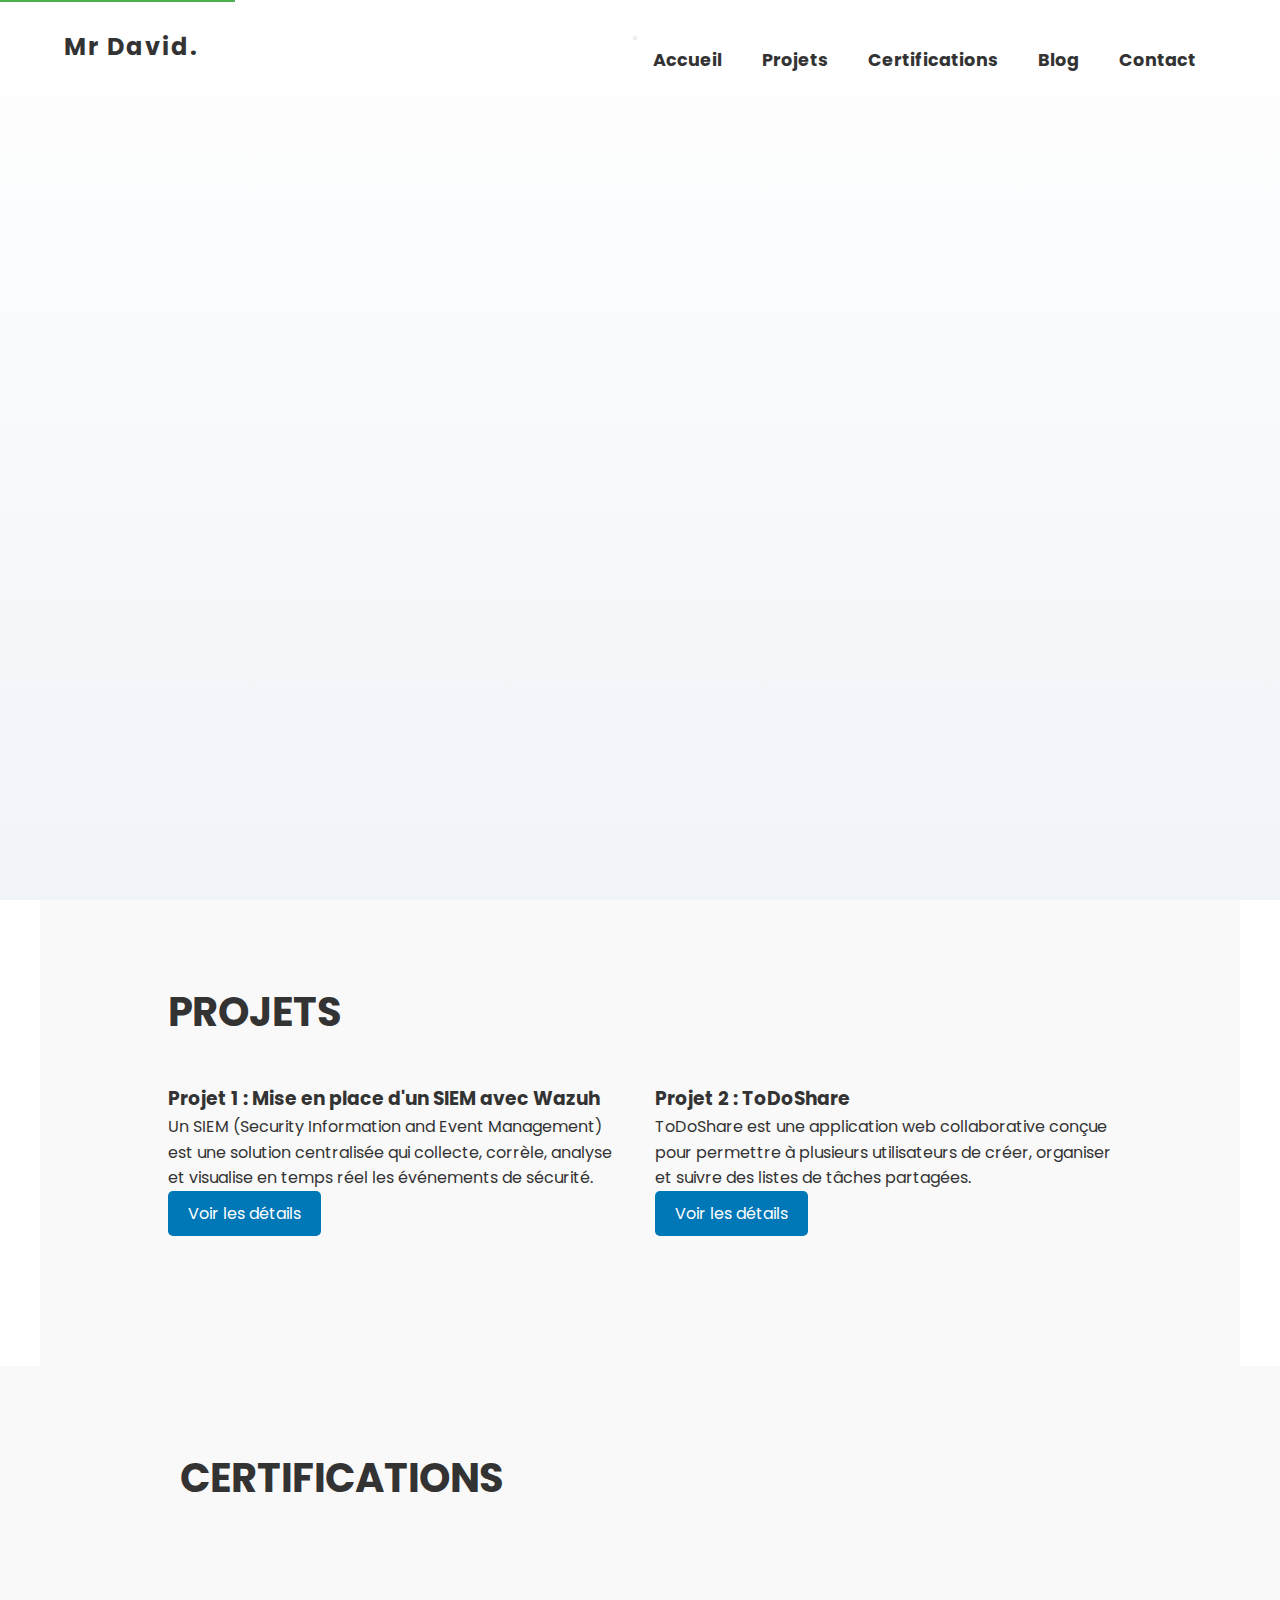
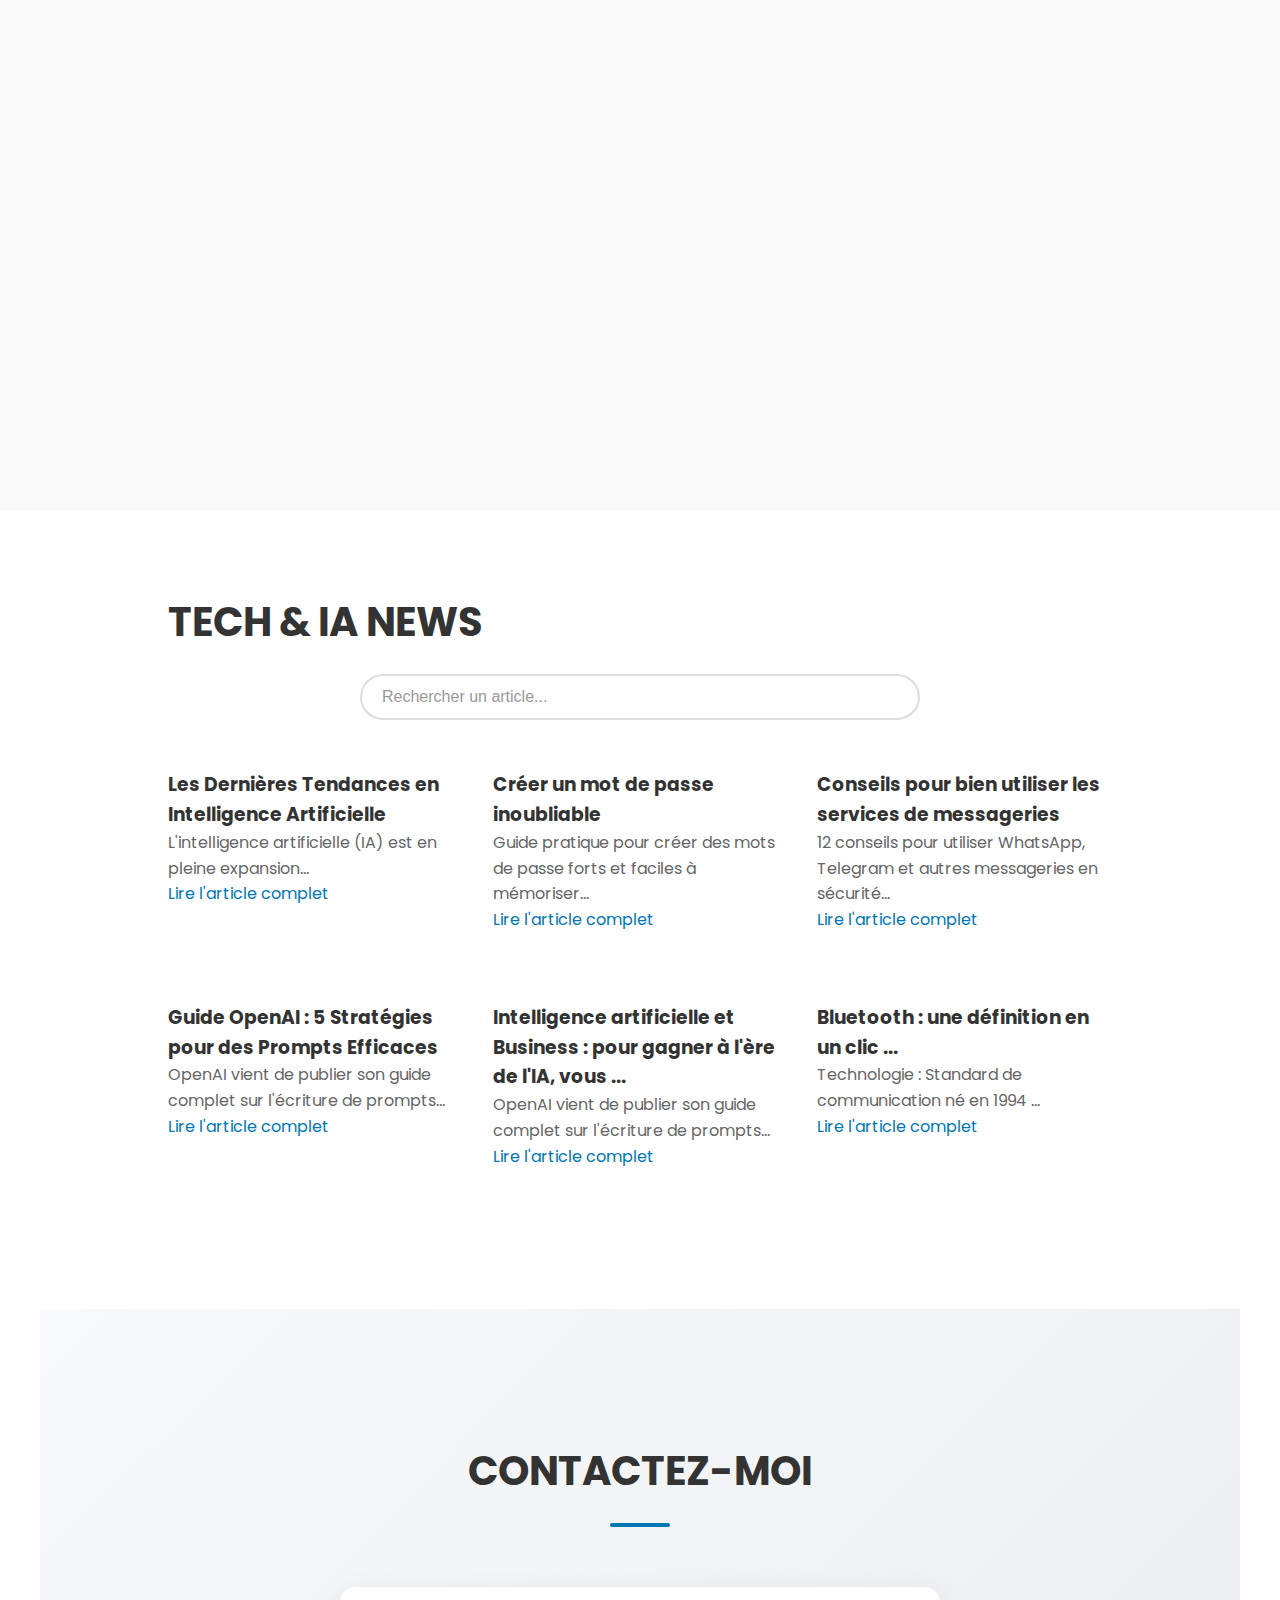
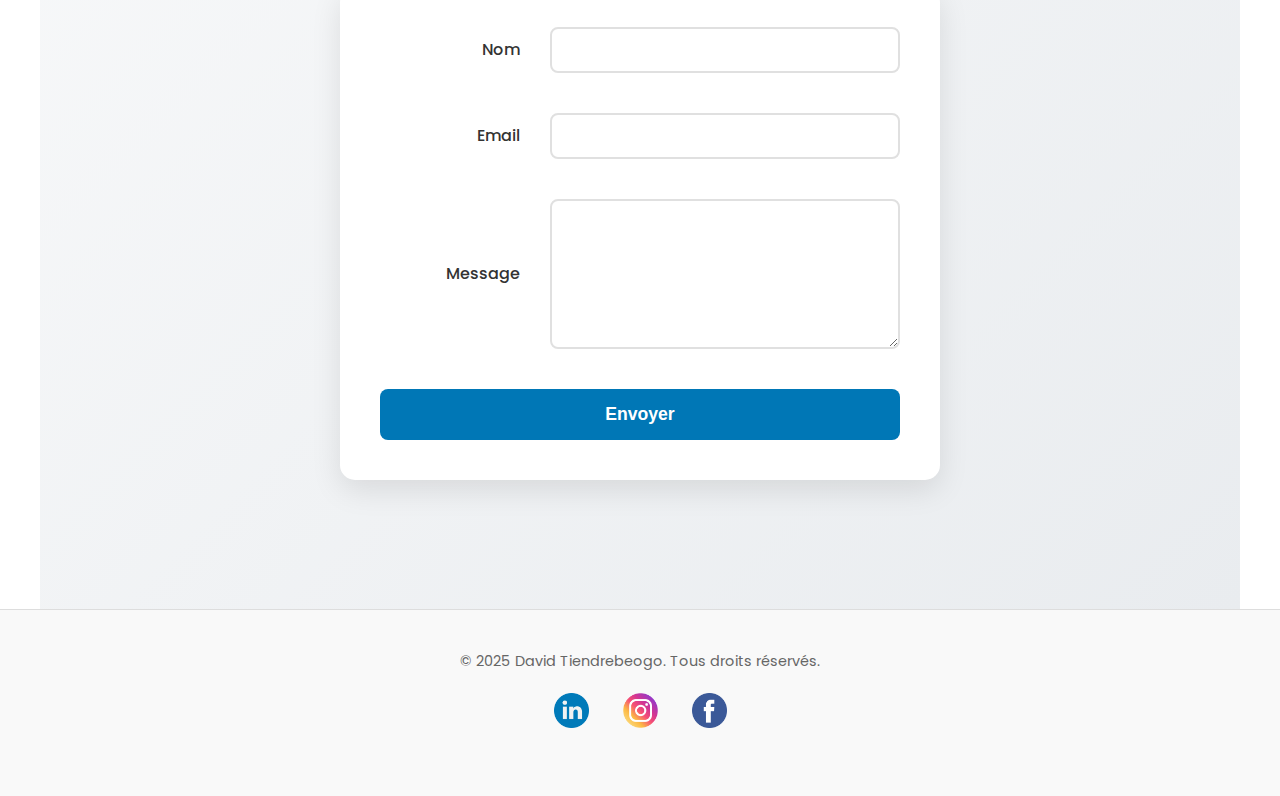
<file: index.html>
<!DOCTYPE html>
<html lang="fr">
<head>
  <meta charset="UTF-8">
  <meta name="viewport" content="width=device-width, initial-scale=1.0">
  <meta name="description" content="David Tiendrebeogo - Développeur Full-Stack & Technicien en Télécommunications. Expert en développement web, SIEM, et intelligence artificielle.">
  <meta name="keywords" content="David Tiendrebeogo, développeur full-stack, télécommunications, SIEM, Wazuh, IA, développement web">
  <meta name="author" content="David Tiendrebeogo">
  <meta name="theme-color" content="#0077b6">
  <meta property="og:title" content="David Tiendrebeogo - Développeur Full-Stack">
  <meta property="og:description" content="Portfolio de David Tiendrebeogo - Expert en développement web, SIEM, et intelligence artificielle">
  <meta property="og:image" content="images/profile.jpg">
  <meta property="og:url" content="https://davidtiendrebeogo.com">
  
  <title>David Tiendrebeogo - Développeur Full-Stack & Technicien en Télécommunications</title>
  
  <!-- Structured Data -->
  <script type="application/ld+json">
    {
      "@context": "https://schema.org",
      "@type": "Person",
      "name": "David Tiendrebeogo",
      "jobTitle": "Développeur Full-Stack & Technicien en Télécommunications",
      "url": "https://davidtiendrebeogo.com",
      "sameAs": [
        "https://www.linkedin.com/in/david-tiendrebeogo/",
        "https://www.instagram.com/david.consigliere.tbg",
        "https://www.facebook.com/share/1Kxgex4xhY/"
      ],
      "knowsAbout": [
        "Développement Web",
        "SIEM",
        "Intelligence Artificielle",
        "Télécommunications"
      ]
    }
  </script>
  
  <link rel="stylesheet" href="style.css">
  <link rel="preconnect" href="https://fonts.googleapis.com">
  <link rel="preconnect" href="https://fonts.gstatic.com" crossorigin>
  <link href="https://fonts.googleapis.com/css2?family=Poppins:wght@400;600&display=swap" rel="stylesheet">
  <link href="https://fonts.googleapis.com/css2?family=Pacifico&family=Dancing+Script:wght@600&display=swap" rel="stylesheet">
  <link rel="icon" type="image/png" href="images/favicon.png">
  <script src="navigation.js" defer></script>
</head>
<body>
  <!-- Skip to main content for accessibility -->
  <a href="#main-content" class="skip-link">Passer au contenu principal</a>

  <!-- Navigation -->
  <header role="banner">
    <div class="logo" aria-label="Logo Mr David">
      <span>Mr David.</span>
    </div>
    <nav role="navigation" aria-label="Navigation principale">
      <button class="menu-toggle" aria-expanded="false" aria-controls="main-menu" aria-label="Toggle menu">
        <span class="hamburger"></span>
      </button>
      <ul id="main-menu">
        <li><a href="#accueil">Accueil</a></li>
        <li><a href="#projets">Projets</a></li>
        <li><a href="#certifications">Certifications</a></li>
        <li><a href="#blog">Blog</a></li>
        <li><a href="#contact">Contact</a></li>
      </ul>
    </nav>
  </header>

  <main id="main-content">
    <!-- Section Accueil -->
    <section id="accueil" class="intro" aria-label="Section d'accueil">
      <h1>Hello, je suis</h1>
      <h2 class="signature">David TIENDREBEOGO</h2>
      <p>Technicien en Telecommunications, Développeur Full Stack & IA Enthousiaste</p>
      <div class="circles" aria-hidden="true">
        <div class="circle large"></div>
        <div class="circle small"></div>
      </div>
    </section>

    <!-- Section Projets -->
    <section id="projets" aria-labelledby="projets-title">
      <h2 id="projets-title">PROJETS</h2>
      <div class="projects-grid">
        <article class="project-card">
          <h3>Projet 1 : Mise en place d'un SIEM avec Wazuh</h3>
          <p>Un SIEM (Security Information and Event Management) est une solution centralisée qui collecte, corrèle, analyse et visualise en temps réel les événements de sécurité.</p>
          <a href="./projets/projet1.html" class="project-link" aria-label="En savoir plus sur le projet SIEM">Voir les détails</a>
        </article>

        <article class="project-card">
          <h3>Projet 2 : ToDoShare</h3>
          <p>ToDoShare est une application web collaborative conçue pour permettre à plusieurs utilisateurs de créer, organiser et suivre des listes de tâches partagées.</p>
          <a href="./projets/projet2.html" class="project-link" aria-label="En savoir plus sur le projet ToDoShare">Voir les détails</a>
        </article>
      </div>
    </section>

    <!-- Section Certifications -->
    <section id="certifications" aria-labelledby="certifications-title">
      <h2 id="certifications-title">CERTIFICATIONS</h2>
      <div class="certifications-container">
        <article class="certification" tabindex="0">
          <img src="./certifications/certification1.jpg" alt="Badge de certification Web Full-Stack" class="certification-badge" loading="lazy">
          <div class="certification-details">
            <h3>Développement Web Full-Stack</h3>
            <p>Ce certificat atteste de mes compétences en développement web full-stack, couvrant des technologies comme HTML, CSS, Javascript, Node, React, PostgreSQL, Web3 and DApps.</p>
          </div>
        </article>

        <article class="certification" tabindex="0">
          <img src="./certifications/certificat2.png" alt="Badge de certification Machine Learning & AI" class="certification-badge" loading="lazy">
          <div class="certification-details">
            <h3>Machine Learning & AI</h3>
            <p>J'ai acquis des compétences approfondies en ingénierie des prompts, permettant d'exploiter efficacement les modèles d'intelligence artificielle.</p>
          </div>
        </article>
      </div>
    </section>

    <!-- Section Blog -->
    <section id="blog" aria-labelledby="blog-title">
      <h2 id="blog-title">TECH & IA NEWS</h2>
      
      <!-- Search Bar -->
      <div class="blog-search">
        <input type="search" id="articleSearch" placeholder="Rechercher un article..." aria-label="Rechercher un article">
      </div>

      <div class="blog-grid" id="blogGrid">
        <article class="blog-card">
          <h3>Les Dernières Tendances en Intelligence Artificielle</h3>
          <p class="article-excerpt">L'intelligence artificielle (IA) est en pleine expansion...</p>
          <a href="./blog/article1.html" class="read-more" aria-label="Lire l'article complet sur les tendances en IA">Lire l'article complet</a>
        </article>

        <article class="blog-card">
          <h3>Créer un mot de passe inoubliable</h3>
          <p class="article-excerpt">Guide pratique pour créer des mots de passe forts et faciles à mémoriser...</p>
          <a href="./blog/article2.html" class="read-more" aria-label="Lire l'article complet sur la création de mots de passe">Lire l'article complet</a>
        </article>

        <article class="blog-card">
          <h3>Conseils pour bien utiliser les services de messageries</h3>
          <p class="article-excerpt">12 conseils pour utiliser WhatsApp, Telegram et autres messageries en sécurité...</p>
          <a href="./blog/article3.html" class="read-more" aria-label="Lire l'article complet sur la création de mots de passe">Lire l'article complet</a>
        </article>

        <article class="blog-card">
          <h3>Guide OpenAI : 5 Stratégies pour des Prompts Efficaces</h3>
          <p class="article-excerpt">OpenAI vient de publier son guide complet sur l'écriture de prompts...</p>
          <a href="./blog/article4.html" class="read-more" aria-label="Lire l'article complet sur l'écriture de prompts'">Lire l'article complet</a>
        </article>

        <article class="blog-card">
          <h3>Intelligence artificielle et Business : pour gagner à l'ère de l'IA, vous ...</h3>
          <p class="article-excerpt">OpenAI vient de publier son guide complet sur l'écriture de prompts...</p>
          <a href="./blog/article5.html" class="read-more" aria-label="Lire l'article complet sur l'écriture de prompts'">Lire l'article complet</a>
        </article>

        <article class="blog-card">
          <h3>Bluetooth : une définition en un clic ...</h3>
          <p class="article-excerpt">Technologie : Standard de communication né en 1994 ...</p>
          <a href="./blog/article6.html" class="read-more" aria-label="Lire l'article complet sur l'écriture de prompts'">Lire l'article complet</a>
        </article>
      </div>
    </section>

    <!-- Section Contact -->
    <section id="contact" aria-labelledby="contact-title">
      <h2 id="contact-title">CONTACTEZ-MOI</h2>
      <form id="contact-form" action="https://formspree.io/f/xzzrjala" method="POST" novalidate>
        <div class="form-group">
          <label for="name">Nom</label>
          <input type="text" id="name" name="name" required aria-required="true">
          <span class="error-message" aria-live="polite"></span>
        </div>

        <div class="form-group">
          <label for="email">Email</label>
          <input type="email" id="email" name="email" required aria-required="true" pattern="[a-z0-9._%+-]+@[a-z0-9.-]+\.[a-z]{2,}$">
          <span class="error-message" aria-live="polite"></span>
        </div>

        <div class="form-group">
          <label for="message">Message</label>
          <textarea id="message" name="message" required aria-required="true"></textarea>
          <span class="error-message" aria-live="polite"></span>
        </div>

        <button type="submit">Envoyer</button>
      </form>
    </section>
  </main>

  <!-- Scroll to top button -->
  <button id="toTop" onclick="topFunction()" title="Retour en haut" aria-label="Retour en haut de la page">↑</button>

  <!-- Footer -->
  <footer role="contentinfo">
    <div class="footer-content">
      <p>&copy; 2025 David Tiendrebeogo. Tous droits réservés.</p>
      <div class="social-links" aria-label="Réseaux sociaux">
        <a href="https://www.linkedin.com/in/david-tiendrebeogo/" target="_blank" rel="noopener noreferrer" aria-label="Visitez mon profil LinkedIn">
          <img src="./assets/linkedin.png" alt="" class="social-icon" loading="lazy">
          <span class="sr-only">LinkedIn</span>
        </a>
        <a href="https://www.instagram.com/david.consigliere.tbg?igsh=eW02Mm1ndXI5a3dw" target="_blank" rel="noopener noreferrer" aria-label="Visitez mon profil instagram">
          <img src="./assets/instagram.png" alt="" class="social-icon" loading="lazy">
          <span class="sr-only">Instagram</span>
        </a>
        <a href="https://www.facebook.com/share/1Kxgex4xhY/" target="_blank" rel="noopener noreferrer" aria-label="Visitez mon profil Facebook">
          <img src="./assets/facebook.png" alt="" class="social-icon" loading="lazy">
          <span class="sr-only">Facebook</span>
        </a>
      </div>
    </div>
  </footer>

  <script>
    // Blog Search Functionality
    document.addEventListener('DOMContentLoaded', function() {
      const searchInput = document.getElementById('articleSearch');
      const articles = document.querySelectorAll('.blog-card');
      
      searchInput.addEventListener('input', function(e) {
        const searchTerm = e.target.value.toLowerCase();
        
        articles.forEach(article => {
          const title = article.querySelector('h3').textContent.toLowerCase();
          const excerpt = article.querySelector('.article-excerpt').textContent.toLowerCase();
          
          if (title.includes(searchTerm) || excerpt.includes(searchTerm)) {
            article.classList.remove('hidden');
            article.classList.add('visible');
          } else {
            article.classList.add('hidden');
            article.classList.remove('visible');
          }
        });
      });
    });

    // Existing scroll to top functionality
    window.onscroll = function() {scrollFunction()};

    function scrollFunction() {
      const button = document.getElementById("toTop");
      if (document.body.scrollTop > 20 || document.documentElement.scrollTop > 20) {
        button.style.display = "block";
      } else {
        button.style.display = "none";
      }
    }

    function topFunction() {
      document.body.scrollTop = 0;
      document.documentElement.scrollTop = 0;
    }
  </script>
</body>
</html>
</file>
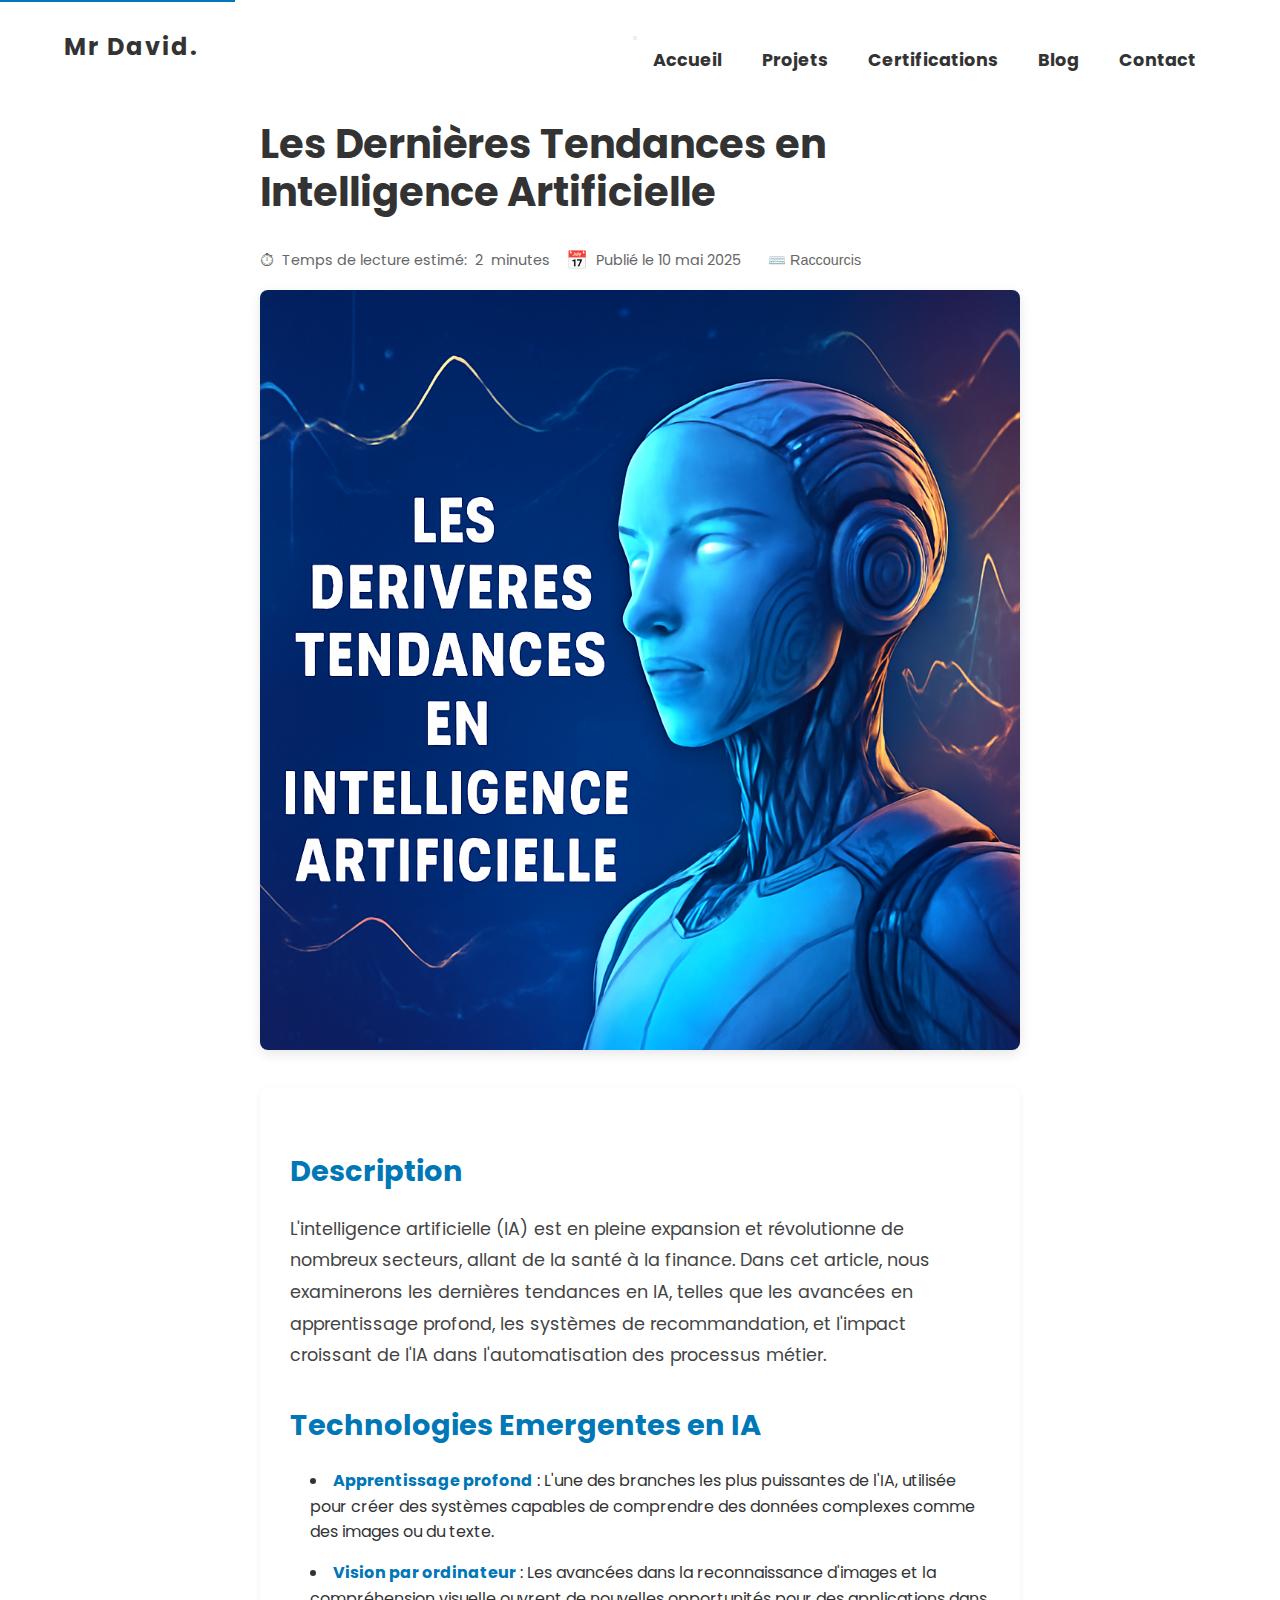
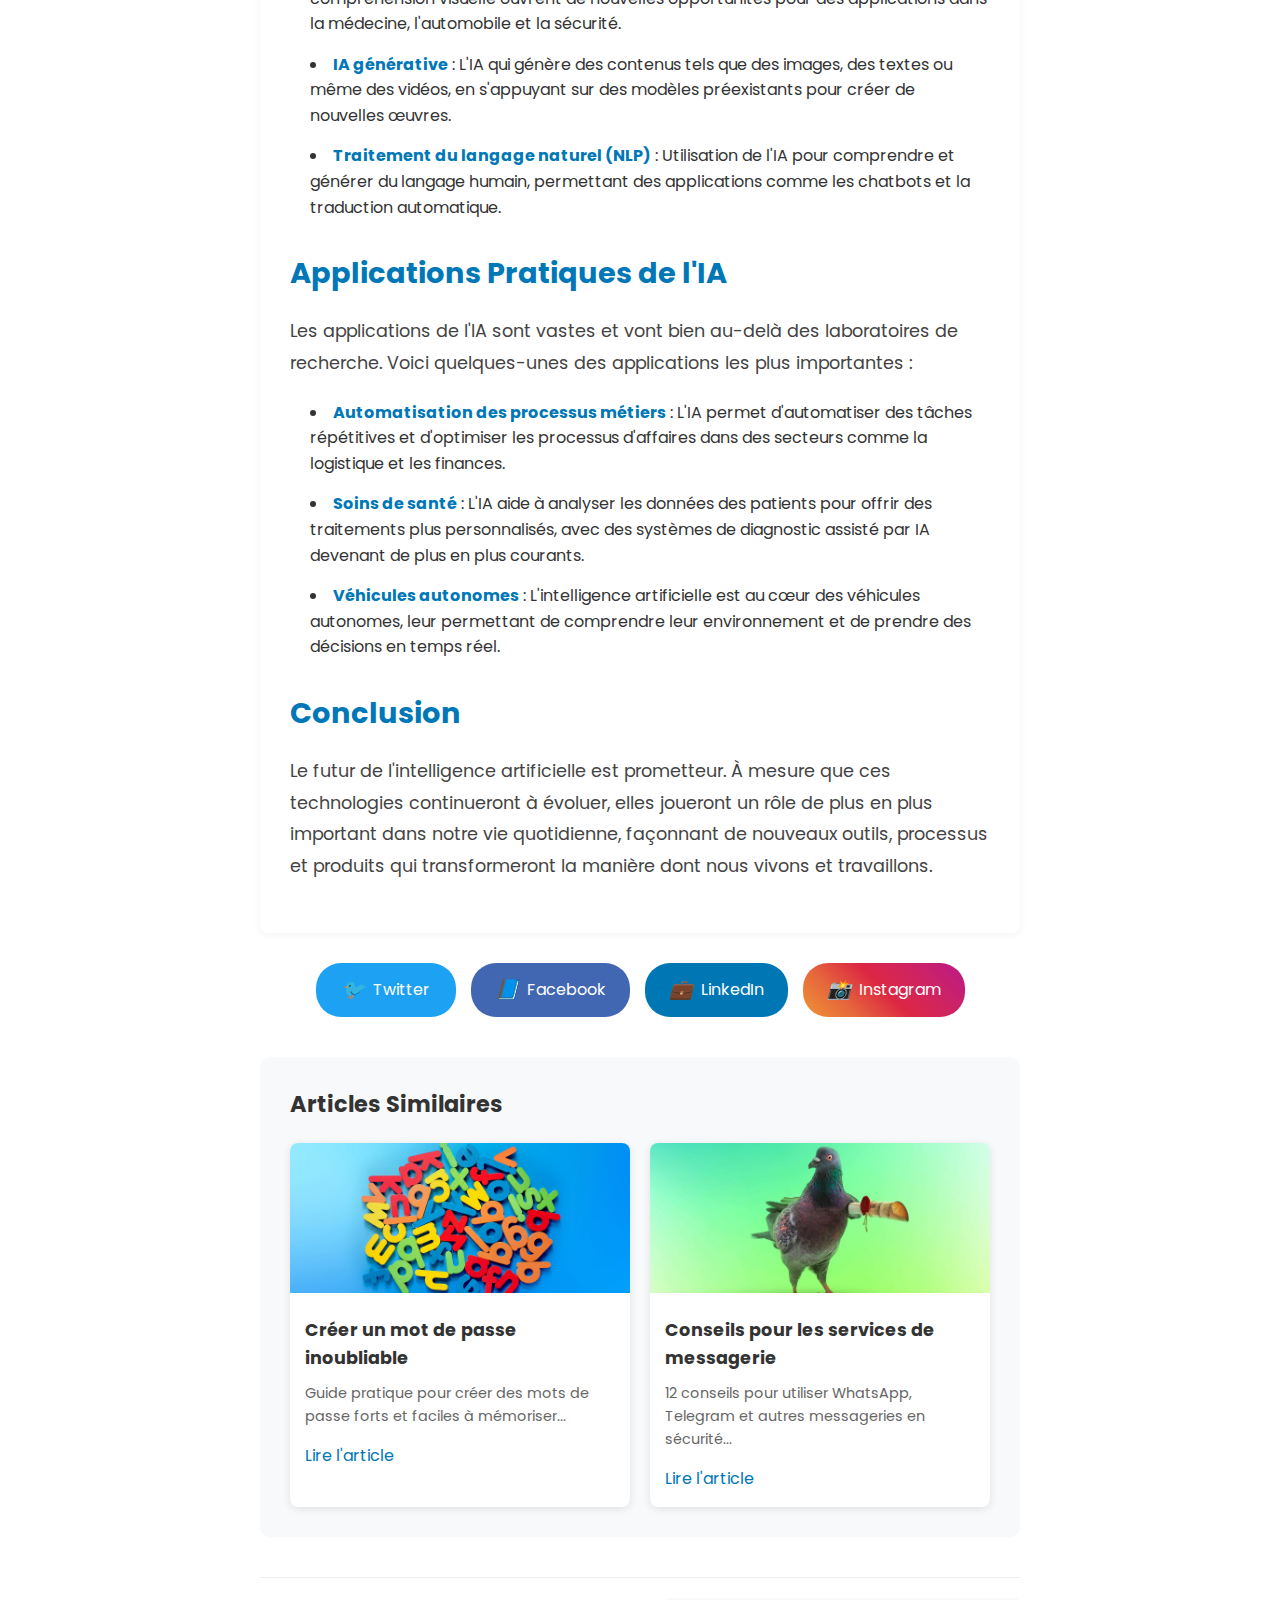
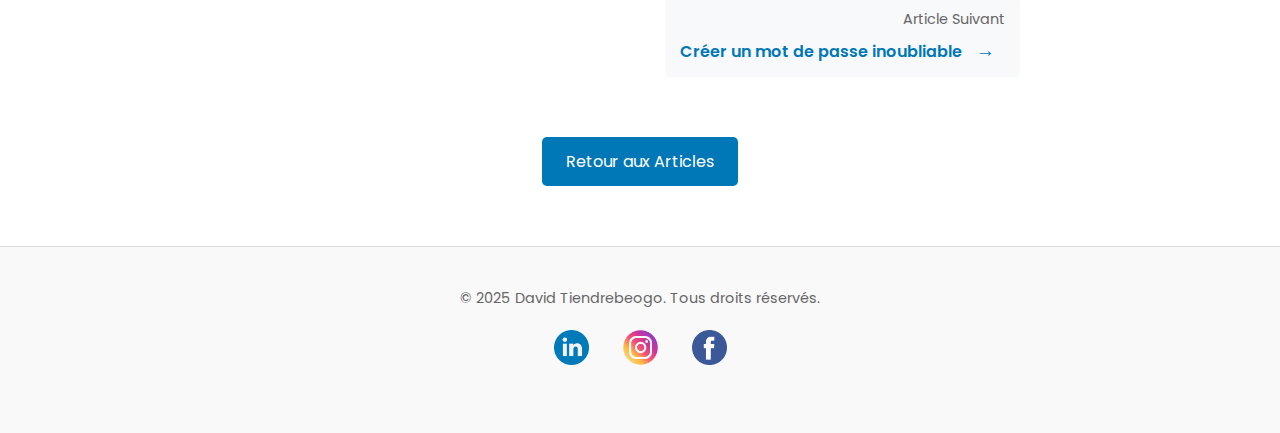
<file: blog/article1.html>
<!DOCTYPE html>
<html lang="fr">
<head>
  <meta charset="UTF-8">
  <meta name="viewport" content="width=device-width, initial-scale=1.0">
  <meta name="description" content="Les dernières tendances en Intelligence Artificielle - Découvrez les avancées récentes en IA, apprentissage profond, et leurs applications pratiques">
  <meta name="keywords" content="Intelligence Artificielle, IA, apprentissage profond, vision par ordinateur, IA générative, NLP">
  <meta name="author" content="David Tiendrebeogo">
  <meta name="theme-color" content="#0077b6">
  <meta property="og:title" content="Les Dernières Tendances en Intelligence Artificielle">
  <meta property="og:description" content="Découvrez les avancées récentes en IA et leurs applications pratiques">
  <meta property="og:image" content="../images/IA.png">
  
  <title>Les Dernières Tendances en Intelligence Artificielle - TECH & AI NEWS</title>
  <link rel="stylesheet" href="../style.css">
  <link rel="preconnect" href="https://fonts.googleapis.com">
  <link rel="preconnect" href="https://fonts.gstatic.com" crossorigin>
  <link href="https://fonts.googleapis.com/css2?family=Poppins:wght@400;600&display=swap" rel="stylesheet">
  <link href="https://fonts.googleapis.com/css2?family=Pacifico&family=Dancing+Script:wght@600&display=swap" rel="stylesheet">
  <link rel="icon" type="image/png" href="../images/favicon.png">
  <script src="../navigation.js" defer></script>
</head>
<body>
  <!-- Reading Progress Bar -->
  <div class="progress-container">
    <div class="progress-bar" id="readingProgress"></div>
  </div>

  <!-- Skip to main content for accessibility -->
  <a href="#main-content" class="skip-link">Passer au contenu principal</a>

  <!-- Scroll to top button -->
  <button id="toTop" onclick="topFunction()" title="Retour en haut" aria-label="Retour en haut de la page">↑</button>

  <div class="content-box">
  <!-- Navigation -->
    <header role="banner">
      <div class="logo" aria-label="Logo Mr David">
      <span>Mr David.</span>
    </div>
      <nav role="navigation" aria-label="Navigation principale">
        <button class="menu-toggle" aria-expanded="false" aria-controls="main-menu" aria-label="Toggle menu">
          <span class="hamburger"></span>
        </button>
        <ul id="main-menu">
        <li><a href="../index.html#accueil">Accueil</a></li>
        <li><a href="../index.html#projets">Projets</a></li>
        <li><a href="../index.html#certifications">Certifications</a></li>
        <li><a href="../index.html#blog">Blog</a></li>
        <li><a href="../index.html#contact">Contact</a></li>
      </ul>
    </nav>
  </header>

  <!-- Section Article -->
    <main id="main-content">
      <article class="article-detail">
        <h1>Les Dernières Tendances en Intelligence Artificielle</h1>
        <div class="article-meta">
          <span class="reading-time">Temps de lecture estimé: <span id="readingTime">5</span> minutes</span>
          <span class="publication-date">Publié le 10 mai 2025</span>
          <button class="keyboard-shortcuts-btn" aria-label="Voir les raccourcis clavier" onclick="toggleShortcutsHelp()">⌨️ Raccourcis</button>
        </div>
        <img src="../images/IA.png" alt="Illustration des technologies d'Intelligence Artificielle" class="article-image" loading="lazy">

      <div class="article-description">
        <h2>Description</h2>
        <p>L'intelligence artificielle (IA) est en pleine expansion et révolutionne de nombreux secteurs, allant de la santé à la finance. Dans cet article, nous examinerons les dernières tendances en IA, telles que les avancées en apprentissage profond, les systèmes de recommandation, et l'impact croissant de l'IA dans l'automatisation des processus métier.</p>

        <h2>Technologies Emergentes en IA</h2>
        <ul>
          <li><strong>Apprentissage profond</strong> : L'une des branches les plus puissantes de l'IA, utilisée pour créer des systèmes capables de comprendre des données complexes comme des images ou du texte.</li>
          <li><strong>Vision par ordinateur</strong> : Les avancées dans la reconnaissance d'images et la compréhension visuelle ouvrent de nouvelles opportunités pour des applications dans la médecine, l'automobile et la sécurité.</li>
          <li><strong>IA générative</strong> : L'IA qui génère des contenus tels que des images, des textes ou même des vidéos, en s'appuyant sur des modèles préexistants pour créer de nouvelles œuvres.</li>
          <li><strong>Traitement du langage naturel (NLP)</strong> : Utilisation de l'IA pour comprendre et générer du langage humain, permettant des applications comme les chatbots et la traduction automatique.</li>
        </ul>

        <h2>Applications Pratiques de l'IA</h2>
        <p>Les applications de l'IA sont vastes et vont bien au-delà des laboratoires de recherche. Voici quelques-unes des applications les plus importantes :</p>
        <ul>
          <li><strong>Automatisation des processus métiers</strong> : L'IA permet d'automatiser des tâches répétitives et d'optimiser les processus d'affaires dans des secteurs comme la logistique et les finances.</li>
          <li><strong>Soins de santé</strong> : L'IA aide à analyser les données des patients pour offrir des traitements plus personnalisés, avec des systèmes de diagnostic assisté par IA devenant de plus en plus courants.</li>
          <li><strong>Véhicules autonomes</strong> : L'intelligence artificielle est au cœur des véhicules autonomes, leur permettant de comprendre leur environnement et de prendre des décisions en temps réel.</li>
        </ul>

        <h2>Conclusion</h2>
        <p>Le futur de l'intelligence artificielle est prometteur. À mesure que ces technologies continueront à évoluer, elles joueront un rôle de plus en plus important dans notre vie quotidienne, façonnant de nouveaux outils, processus et produits qui transformeront la manière dont nous vivons et travaillons.</p>
      </div>

      <!-- Keyboard Shortcuts Help -->
      <div id="keyboardShortcuts" class="keyboard-shortcuts" hidden>
        <h4>Raccourcis Clavier</h4>
        <ul>
          <li><kbd>Alt</kbd> + <kbd>←</kbd> Article précédent</li>
          <li><kbd>Alt</kbd> + <kbd>→</kbd> Article suivant</li>
          <li><kbd>Alt</kbd> + <kbd>↑</kbd> Haut de page</li>
          <li><kbd>Alt</kbd> + <kbd>Home</kbd> Retour au blog</li>
        </ul>
      </div>

      <!-- Social Sharing -->
      <div class="social-share">
        <a href="https://twitter.com/intent/tweet?url=https://davidtiendrebeogo.com/blog/article1.html&text=Les Dernières Tendances en Intelligence Artificielle" class="share-button share-twitter" target="_blank" rel="noopener noreferrer">
          <i>🐦</i> Twitter
        </a>
        <a href="https://www.facebook.com/sharer/sharer.php?u=https://davidtiendrebeogo.com/blog/article1.html" class="share-button share-facebook" target="_blank" rel="noopener noreferrer">
          <i>📘</i> Facebook
        </a>
        <a href="https://www.linkedin.com/shareArticle?mini=true&url=https://davidtiendrebeogo.com/blog/article1.html&title=Les Dernières Tendances en Intelligence Artificielle" class="share-button share-linkedin" target="_blank" rel="noopener noreferrer">
          <i>💼</i> LinkedIn
        </a>
        <a href="https://www.instagram.com/david.consigliere.tbg" class="share-button share-instagram" target="_blank" rel="noopener noreferrer">
          <i>📸</i> Instagram
        </a>
      </div>

      <!-- Related Articles -->
      <div class="related-articles">
        <h3>Articles Similaires</h3>
        <div class="related-articles-grid">
          <article class="related-article-card">
            <img src="../images/Mot2Pass.jpg" alt="Sécurité des mots de passe" loading="lazy">
            <div class="related-article-content">
              <h4>Créer un mot de passe inoubliable</h4>
              <p>Guide pratique pour créer des mots de passe forts et faciles à mémoriser...</p>
              <a href="article2.html" class="read-more">Lire l'article</a>
            </div>
          </article>
          <article class="related-article-card">
            <img src="../images/WTMS.jpg" alt="Sécurité des messageries" loading="lazy">
            <div class="related-article-content">
              <h4>Conseils pour les services de messagerie</h4>
              <p>12 conseils pour utiliser WhatsApp, Telegram et autres messageries en sécurité...</p>
              <a href="article3.html" class="read-more">Lire l'article</a>
            </div>
          </article>
        </div>
      </div>

        <div class="article-navigation">
          <!-- No previous article since this is the first one -->
          <div class="prev-article"></div>
          
          <div class="next-article">
            <a href="article2.html">
              <div>
                <span class="nav-label">Article Suivant</span>
                <div class="nav-title">Créer un mot de passe inoubliable <span class="nav-arrow">→</span></div>
              </div>
            </a>
          </div>
        </div>

      <div class="back-to-blog">
          <a href="../index.html#blog" class="back-link" aria-label="Retour à la liste des articles">Retour aux Articles</a>
      </div>
      </article>
  </main>
  </div>

  <!-- Footer -->
  <footer role="contentinfo">
    <div class="footer-content">
      <p>&copy; 2025 David Tiendrebeogo. Tous droits réservés.</p>
      <div class="social-links" aria-label="Réseaux sociaux">
        <a href="https://www.linkedin.com/in/david-tiendrebeogo/" target="_blank" rel="noopener noreferrer" aria-label="Visitez mon profil LinkedIn">
          <img src="../assets/linkedin.png" alt="" class="social-icon" loading="lazy">
          <span class="sr-only">LinkedIn</span>
        </a>
        <a href="https://www.instagram.com/david.consigliere.tbg?igsh=eW02Mm1ndXI5a3dw" target="_blank" rel="noopener noreferrer" aria-label="Visitez mon profil instagram">
          <img src="../assets/instagram.png" alt="" class="social-icon" loading="lazy">
          <span class="sr-only">Instagram</span>
        </a>
        <a href="https://www.facebook.com/share/1Kxgex4xhY/" target="_blank" rel="noopener noreferrer" aria-label="Visitez mon profil Facebook">
          <img src="../assets/facebook.png" alt="" class="social-icon" loading="lazy">
          <span class="sr-only">Facebook</span>
        </a>
      </div>
    </div>
  </footer>

  <script>
    // Calculate reading time
    document.addEventListener('DOMContentLoaded', function() {
      const text = document.querySelector('.article-description').textContent;
      const wordCount = text.trim().split(/\s+/).length;
      const readingTime = Math.ceil(wordCount / 200); // Assuming 200 words per minute
      document.getElementById('readingTime').textContent = readingTime;
    });

    // Keyboard Navigation
    document.addEventListener('keydown', function(e) {
      // Alt + Left Arrow: Previous Article
      if (e.altKey && e.key === 'ArrowLeft') {
        const prevLink = document.querySelector('.prev-article a');
        if (prevLink) prevLink.click();
      }
      // Alt + Right Arrow: Next Article
      if (e.altKey && e.key === 'ArrowRight') {
        const nextLink = document.querySelector('.next-article a');
        if (nextLink) nextLink.click();
      }
      // Alt + Home: Back to Blog List
      if (e.altKey && e.key === 'Home') {
        const backLink = document.querySelector('.back-to-blog a');
        if (backLink) backLink.click();
      }
      // Alt + Up Arrow: Scroll to Top
      if (e.altKey && e.key === 'ArrowUp') {
        topFunction();
      }
    });

    // Reading Progress
    window.onscroll = function() {
      scrollFunction();
      updateReadingProgress();
    };

    function updateReadingProgress() {
      const winScroll = document.body.scrollTop || document.documentElement.scrollTop;
      const height = document.documentElement.scrollHeight - document.documentElement.clientHeight;
      const scrolled = (winScroll / height) * 100;
      document.getElementById("readingProgress").style.width = scrolled + "%";
    }

    // Existing scroll to top functionality
    function scrollFunction() {
      var button = document.getElementById("toTop");
      if (document.body.scrollTop > 20 || document.documentElement.scrollTop > 20) {
        button.style.display = "block";
      } else {
        button.style.display = "none";
      }
    }

    function topFunction() {
      document.body.scrollTop = 0;
      document.documentElement.scrollTop = 0;
    }

    // Mobile menu toggle
    document.addEventListener('DOMContentLoaded', function() {
      const menuToggle = document.querySelector('.menu-toggle');
      const mainMenu = document.getElementById('main-menu');
      
      menuToggle.addEventListener('click', function() {
        const isExpanded = menuToggle.getAttribute('aria-expanded') === 'true';
        menuToggle.setAttribute('aria-expanded', !isExpanded);
        mainMenu.classList.toggle('active');
      });
    });

    // Keyboard shortcuts help toggle
    function toggleShortcutsHelp() {
      const shortcuts = document.getElementById('keyboardShortcuts');
      shortcuts.hidden = !shortcuts.hidden;
    }
  </script>
</body>
</html>
</file>
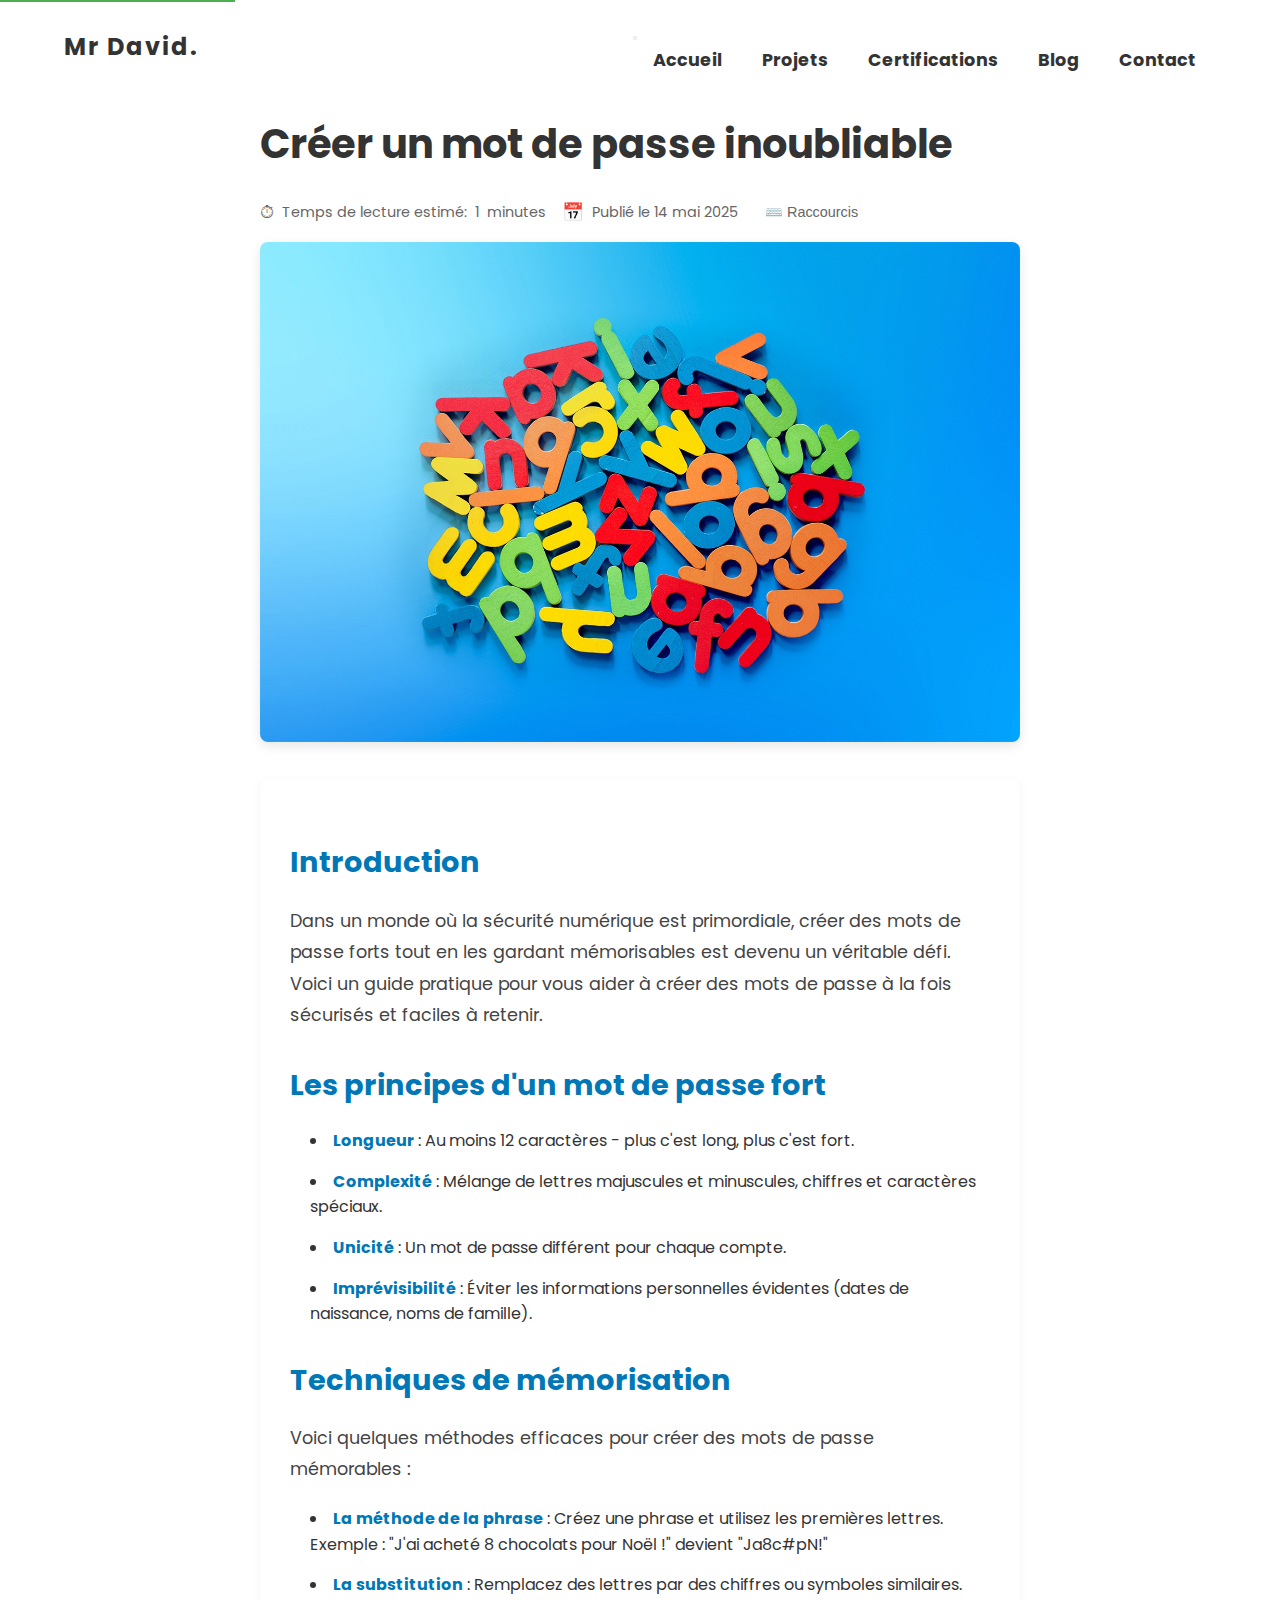
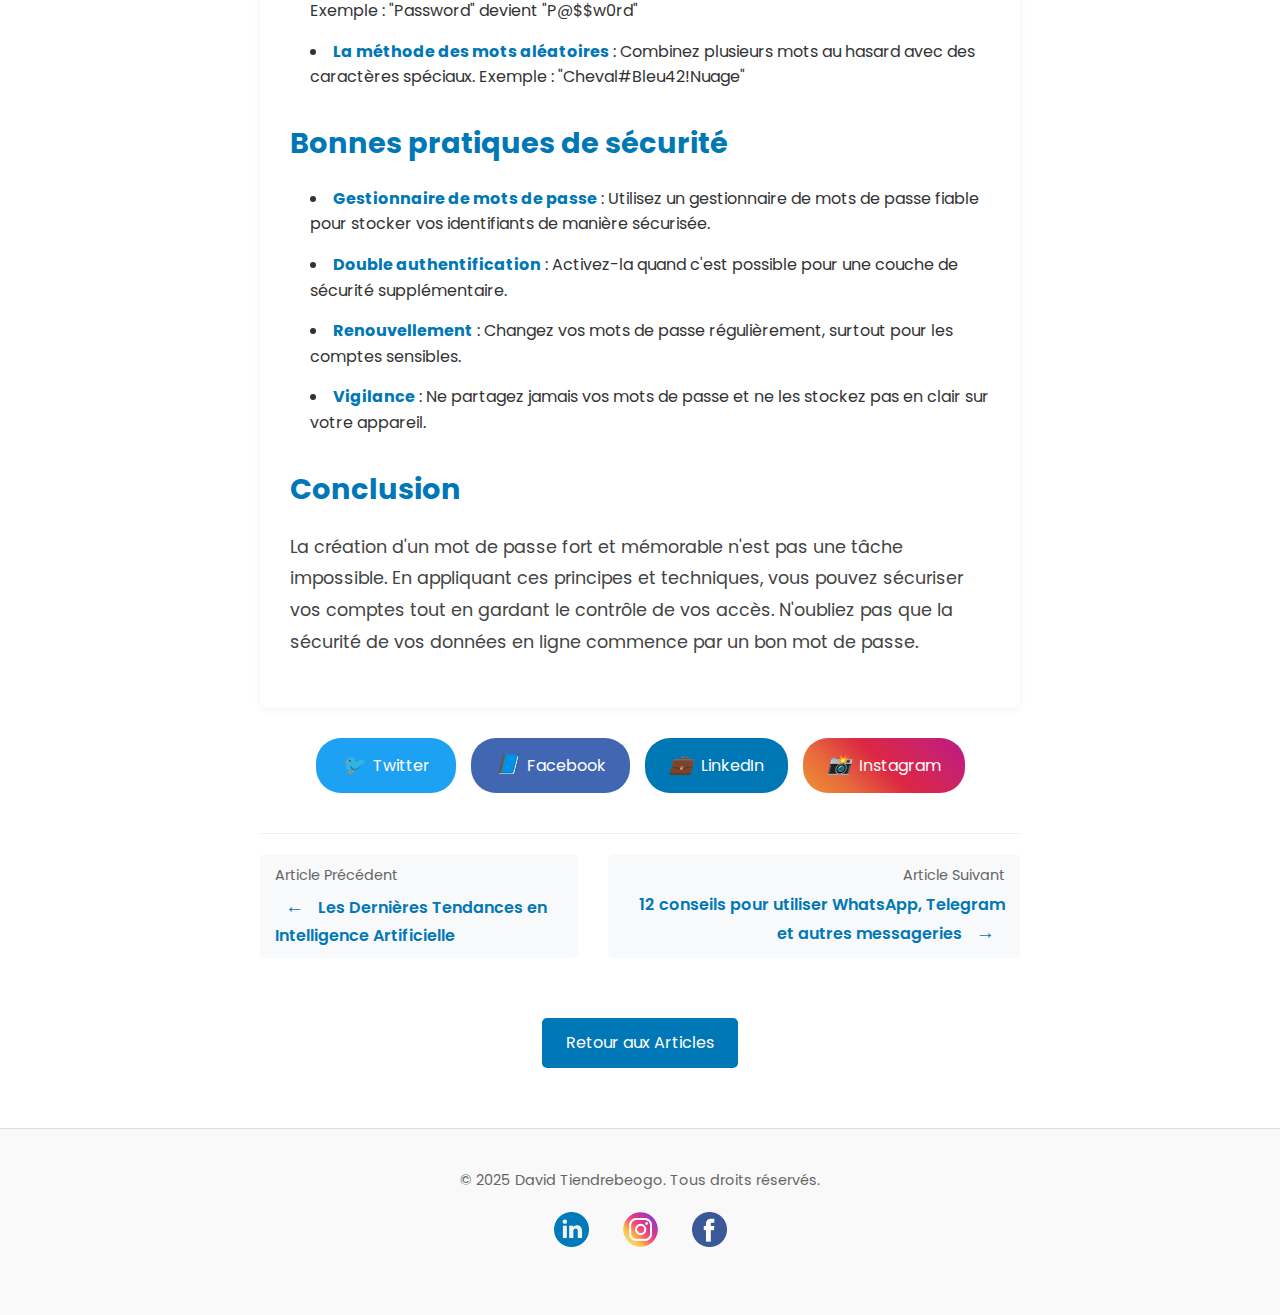
<file: blog/article2.html>
<!DOCTYPE html>
<html lang="fr">
<head>
  <meta charset="UTF-8">
  <meta name="viewport" content="width=device-width, initial-scale=1.0">
  <meta name="description" content="Apprenez à créer des mots de passe forts et mémorables - Conseils et astuces pour sécuriser vos comptes en ligne">
  <meta name="keywords" content="mot de passe, sécurité, cybersécurité, mémorisation, protection des données">
  <meta name="author" content="David Tiendrebeogo">
  <meta name="theme-color" content="#0077b6">
  <meta property="og:title" content="Créer un mot de passe inoubliable">
  <meta property="og:description" content="Guide pratique pour créer des mots de passe forts et faciles à mémoriser">
  <meta property="og:image" content="../images/password.png">
  
  <title>Créer un mot de passe inoubliable - TECH & AI NEWS</title>
  <link rel="stylesheet" href="../style.css">
  <link rel="preconnect" href="https://fonts.googleapis.com">
  <link rel="preconnect" href="https://fonts.gstatic.com" crossorigin>
  <link href="https://fonts.googleapis.com/css2?family=Poppins:wght@400;600&display=swap" rel="stylesheet">
  <link href="https://fonts.googleapis.com/css2?family=Pacifico&family=Dancing+Script:wght@600&display=swap" rel="stylesheet">
  <link rel="icon" type="image/png" href="../images/favicon.png">
  <script src="../navigation.js" defer></script>
</head>
<body>
  <!-- Skip to main content for accessibility -->
  <a href="#main-content" class="skip-link">Passer au contenu principal</a>

  <!-- Scroll to top button -->
  <button id="toTop" onclick="topFunction()" title="Retour en haut" aria-label="Retour en haut de la page">↑</button>

  <div class="content-box">
    <!-- Navigation -->
    <header role="banner">
      <div class="logo" aria-label="Logo Mr David">
        <span>Mr David.</span>
      </div>
      <nav role="navigation" aria-label="Navigation principale">
        <button class="menu-toggle" aria-expanded="false" aria-controls="main-menu" aria-label="Toggle menu">
          <span class="hamburger"></span>
        </button>
        <ul id="main-menu">
          <li><a href="../index.html#accueil">Accueil</a></li>
          <li><a href="../index.html#projets">Projets</a></li>
          <li><a href="../index.html#certifications">Certifications</a></li>
          <li><a href="../index.html#blog">Blog</a></li>
          <li><a href="../index.html#contact">Contact</a></li>
        </ul>
      </nav>
    </header>

    <!-- Section Article -->
    <main id="main-content">
      <article class="article-detail">
        <h1>Créer un mot de passe inoubliable</h1>
        <div class="article-meta">
          <span class="reading-time">Temps de lecture estimé: <span id="readingTime">5</span> minutes</span>
          <span class="publication-date">Publié le 14 mai 2025</span>
          <button class="keyboard-shortcuts-btn" aria-label="Voir les raccourcis clavier" onclick="toggleShortcutsHelp()">⌨️ Raccourcis</button>
        </div>
        <img src="../images/Mot2Pass.jpg" alt="Illustration de la sécurité des mots de passe" class="article-image" loading="lazy">

        <div class="article-description">
          <h2>Introduction</h2>
          <p>Dans un monde où la sécurité numérique est primordiale, créer des mots de passe forts tout en les gardant mémorisables est devenu un véritable défi. Voici un guide pratique pour vous aider à créer des mots de passe à la fois sécurisés et faciles à retenir.</p>

          <h2>Les principes d'un mot de passe fort</h2>
          <ul>
            <li><strong>Longueur</strong> : Au moins 12 caractères - plus c'est long, plus c'est fort.</li>
            <li><strong>Complexité</strong> : Mélange de lettres majuscules et minuscules, chiffres et caractères spéciaux.</li>
            <li><strong>Unicité</strong> : Un mot de passe différent pour chaque compte.</li>
            <li><strong>Imprévisibilité</strong> : Éviter les informations personnelles évidentes (dates de naissance, noms de famille).</li>
          </ul>

          <h2>Techniques de mémorisation</h2>
          <p>Voici quelques méthodes efficaces pour créer des mots de passe mémorables :</p>
          <ul>
            <li><strong>La méthode de la phrase</strong> : Créez une phrase et utilisez les premières lettres. 
              Exemple : "J'ai acheté 8 chocolats pour Noël !" devient "Ja8c#pN!"</li>
            <li><strong>La substitution</strong> : Remplacez des lettres par des chiffres ou symboles similaires.
              Exemple : "Password" devient "P@$$w0rd"</li>
            <li><strong>La méthode des mots aléatoires</strong> : Combinez plusieurs mots au hasard avec des caractères spéciaux.
              Exemple : "Cheval#Bleu42!Nuage"</li>
          </ul>

          <h2>Bonnes pratiques de sécurité</h2>
          <ul>
            <li><strong>Gestionnaire de mots de passe</strong> : Utilisez un gestionnaire de mots de passe fiable pour stocker vos identifiants de manière sécurisée.</li>
            <li><strong>Double authentification</strong> : Activez-la quand c'est possible pour une couche de sécurité supplémentaire.</li>
            <li><strong>Renouvellement</strong> : Changez vos mots de passe régulièrement, surtout pour les comptes sensibles.</li>
            <li><strong>Vigilance</strong> : Ne partagez jamais vos mots de passe et ne les stockez pas en clair sur votre appareil.</li>
          </ul>

          <h2>Conclusion</h2>
          <p>La création d'un mot de passe fort et mémorable n'est pas une tâche impossible. En appliquant ces principes et techniques, vous pouvez sécuriser vos comptes tout en gardant le contrôle de vos accès. N'oubliez pas que la sécurité de vos données en ligne commence par un bon mot de passe.</p>
        </div>

        <!-- Keyboard Shortcuts Help -->
        <div id="keyboardShortcuts" class="keyboard-shortcuts" hidden>
          <h4>Raccourcis Clavier</h4>
          <ul>
            <li><kbd>Alt</kbd> + <kbd>←</kbd> Article précédent</li>
            <li><kbd>Alt</kbd> + <kbd>→</kbd> Article suivant</li>
            <li><kbd>Alt</kbd> + <kbd>↑</kbd> Haut de page</li>
            <li><kbd>Alt</kbd> + <kbd>Home</kbd> Retour au blog</li>
          </ul>
        </div>

        <!-- Social Sharing -->
        <div class="social-share">
          <a href="https://twitter.com/intent/tweet?url=https://davidtiendrebeogo.com/blog/article2.html&text=Créer un mot de passe inoubliable" class="share-button share-twitter" target="_blank" rel="noopener noreferrer">
            <i>🐦</i> Twitter
          </a>
          <a href="https://www.facebook.com/sharer/sharer.php?u=https://davidtiendrebeogo.com/blog/article2.html" class="share-button share-facebook" target="_blank" rel="noopener noreferrer">
            <i>📘</i> Facebook
          </a>
          <a href="https://www.linkedin.com/shareArticle?mini=true&url=https://davidtiendrebeogo.com/blog/article2.html&title=Créer un mot de passe inoubliable" class="share-button share-linkedin" target="_blank" rel="noopener noreferrer">
            <i>💼</i> LinkedIn
          </a>
          <a href="https://www.instagram.com/david.consigliere.tbg" class="share-button share-instagram" target="_blank" rel="noopener noreferrer">
            <i>📸</i> Instagram
          </a>
        </div>

        <div class="article-navigation">
          <div class="prev-article">
            <a href="article1.html">
              <div>
                <span class="nav-label">Article Précédent</span>
                <div class="nav-title"><span class="nav-arrow">←</span> Les Dernières Tendances en Intelligence Artificielle</div>
              </div>
            </a>
          </div>
          
          <div class="next-article">
            <a href="article3.html">
              <div>
                <span class="nav-label">Article Suivant</span>
                <div class="nav-title">12 conseils pour utiliser WhatsApp, Telegram et autres messageries <span class="nav-arrow">→</span></div>
              </div>
            </a>
          </div>
        </div>

        <div class="back-to-blog">
          <a href="../index.html#blog" class="back-link" aria-label="Retour à la liste des articles">Retour aux Articles</a>
        </div>
      </article>
    </main>
  </div>

  <!-- Footer -->
  <footer role="contentinfo">
    <div class="footer-content">
      <p>&copy; 2025 David Tiendrebeogo. Tous droits réservés.</p>
      <div class="social-links" aria-label="Réseaux sociaux">
        <a href="https://www.linkedin.com/in/david-tiendrebeogo/" target="_blank" rel="noopener noreferrer" aria-label="Visitez mon profil LinkedIn">
          <img src="../assets/linkedin.png" alt="" class="social-icon" loading="lazy">
          <span class="sr-only">LinkedIn</span>
        </a>
        <a href="https://www.instagram.com/david.consigliere.tbg?igsh=eW02Mm1ndXI5a3dw" target="_blank" rel="noopener noreferrer" aria-label="Visitez mon profil instagram">
          <img src="../assets/instagram.png" alt="" class="social-icon" loading="lazy">
          <span class="sr-only">Instagram</span>
        </a>
        <a href="https://www.facebook.com/share/1Kxgex4xhY/" target="_blank" rel="noopener noreferrer" aria-label="Visitez mon profil Facebook">
          <img src="../assets/facebook.png" alt="" class="social-icon" loading="lazy">
          <span class="sr-only">Facebook</span>
        </a>
      </div>
    </div>
  </footer>

  <script>
    // Mobile menu toggle
    document.addEventListener('DOMContentLoaded', function() {
      const menuToggle = document.querySelector('.menu-toggle');
      const mainMenu = document.getElementById('main-menu');
      
      menuToggle.addEventListener('click', function() {
        const isExpanded = menuToggle.getAttribute('aria-expanded') === 'true';
        menuToggle.setAttribute('aria-expanded', !isExpanded);
        mainMenu.classList.toggle('active');
      });
    });

    // Scroll to top functionality
    window.onscroll = function() {scrollFunction()};

    function scrollFunction() {
        var button = document.getElementById("toTop");
        if (document.body.scrollTop > 20 || document.documentElement.scrollTop > 20) {
            button.style.display = "block";
        } else {
            button.style.display = "none";
        }
    }

    function topFunction() {
        document.body.scrollTop = 0; // For Safari
        document.documentElement.scrollTop = 0; // For Chrome, Firefox, IE and Opera
    }

    // Calculate reading time
    document.addEventListener('DOMContentLoaded', function() {
      const text = document.querySelector('.article-description').textContent;
      const wordCount = text.trim().split(/\\s+/).length;
      const readingTime = Math.ceil(wordCount / 200); // Assuming 200 words per minute
      document.getElementById('readingTime').textContent = readingTime;
    });

    // Keyboard Navigation
    document.addEventListener('keydown', function(e) {
      // Alt + Left Arrow: Previous Article
      if (e.altKey && e.key === 'ArrowLeft') {
        const prevLink = document.querySelector('.prev-article a');
        if (prevLink) prevLink.click();
      }
      // Alt + Right Arrow: Next Article
      if (e.altKey && e.key === 'ArrowRight') {
        const nextLink = document.querySelector('.next-article a');
        if (nextLink) nextLink.click();
      }
      // Alt + Home: Back to Blog List
      if (e.altKey && e.key === 'Home') {
        const backLink = document.querySelector('.back-to-blog a');
        if (backLink) backLink.click();
      }
      // Alt + Up Arrow: Scroll to Top
      if (e.altKey && e.key === 'ArrowUp') {
        topFunction();
      }
    });

    // Keyboard shortcuts help toggle
    function toggleShortcutsHelp() {
      const shortcuts = document.getElementById('keyboardShortcuts');
      shortcuts.hidden = !shortcuts.hidden;
    }
  </script>
</body>
</html>
</file>
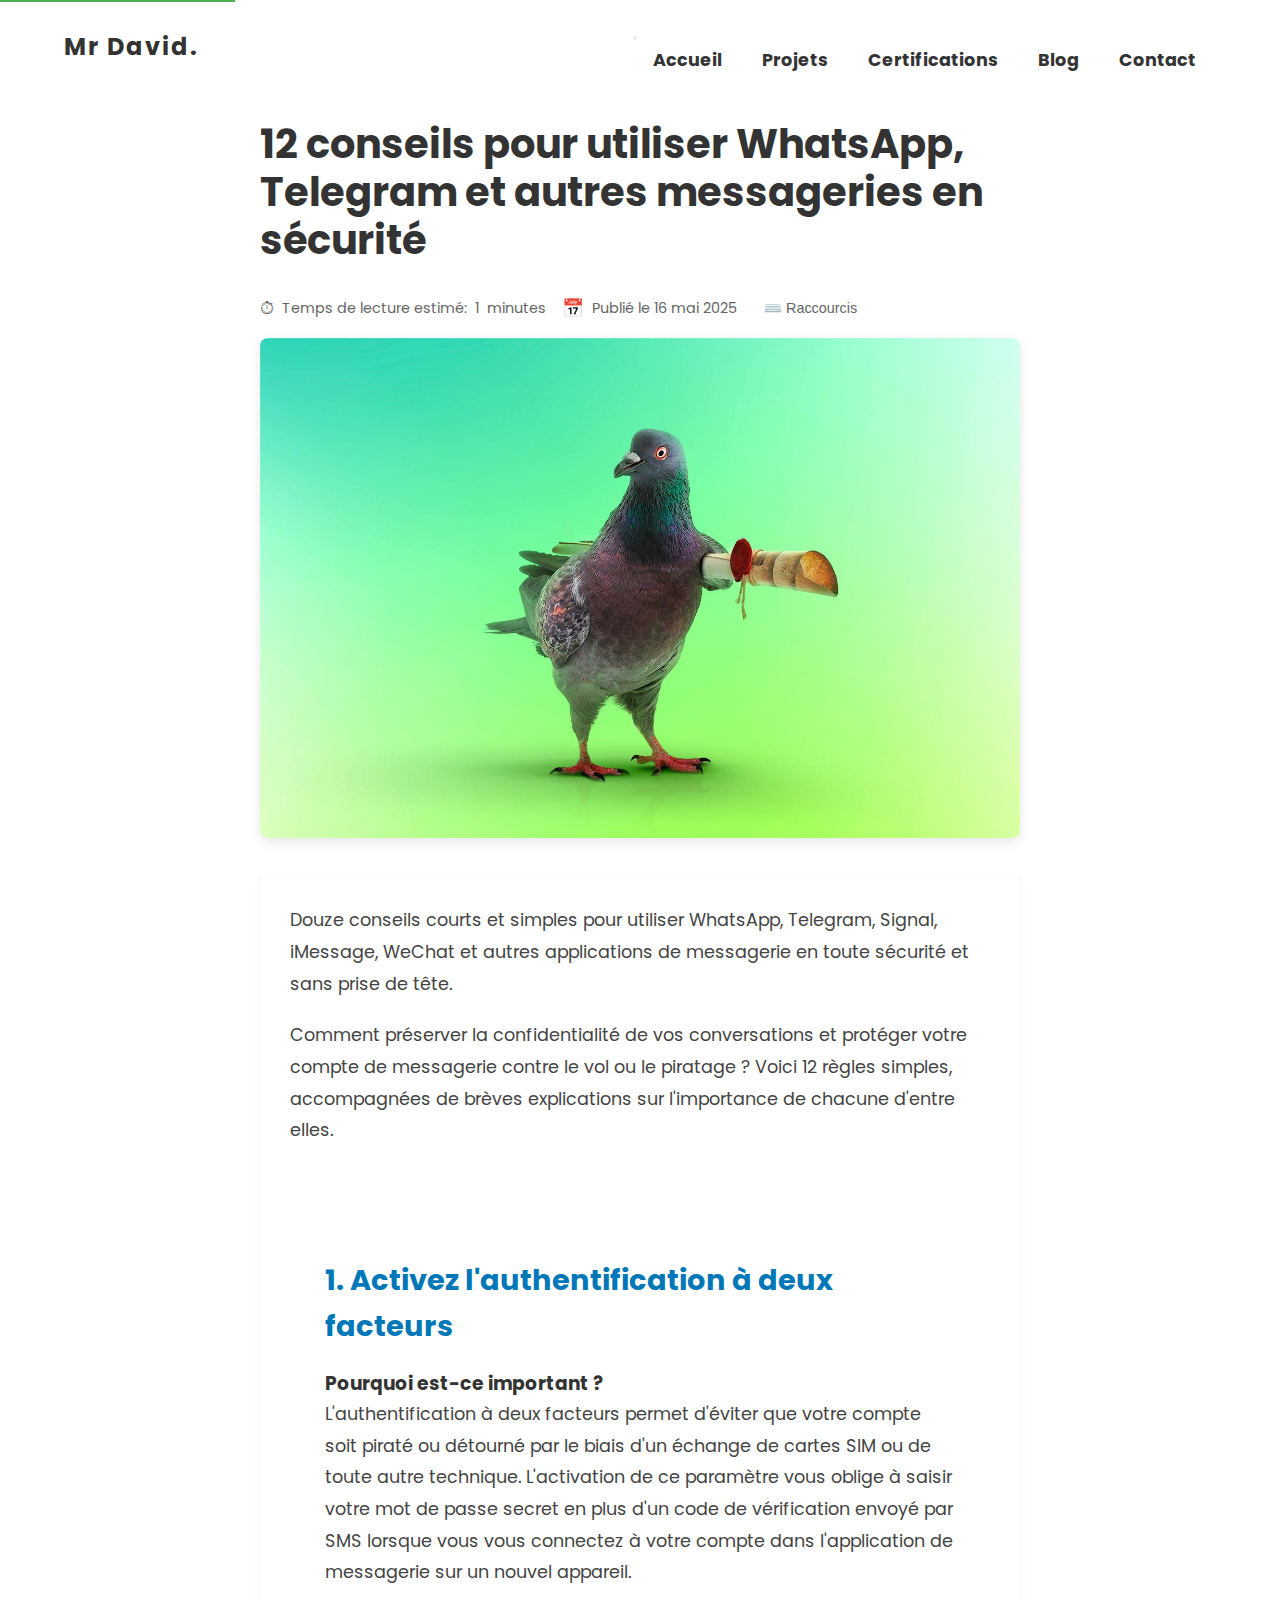
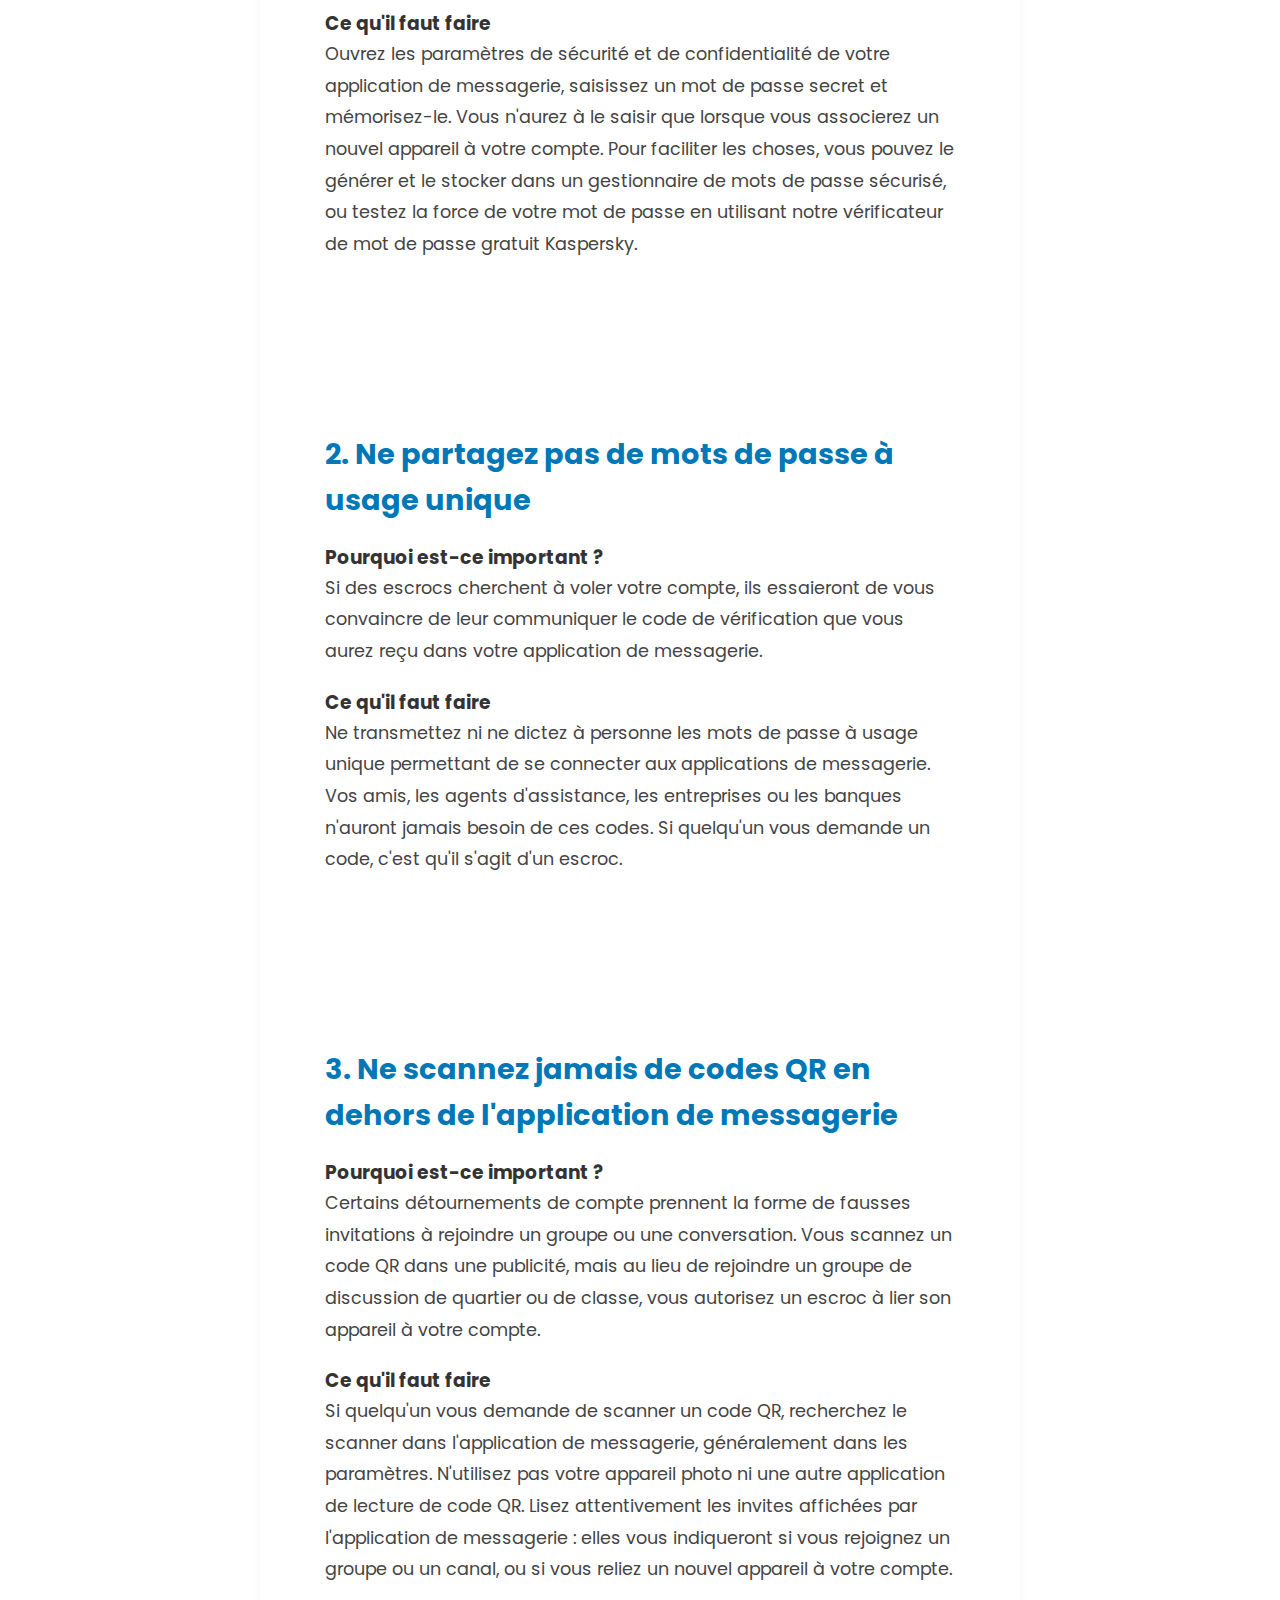
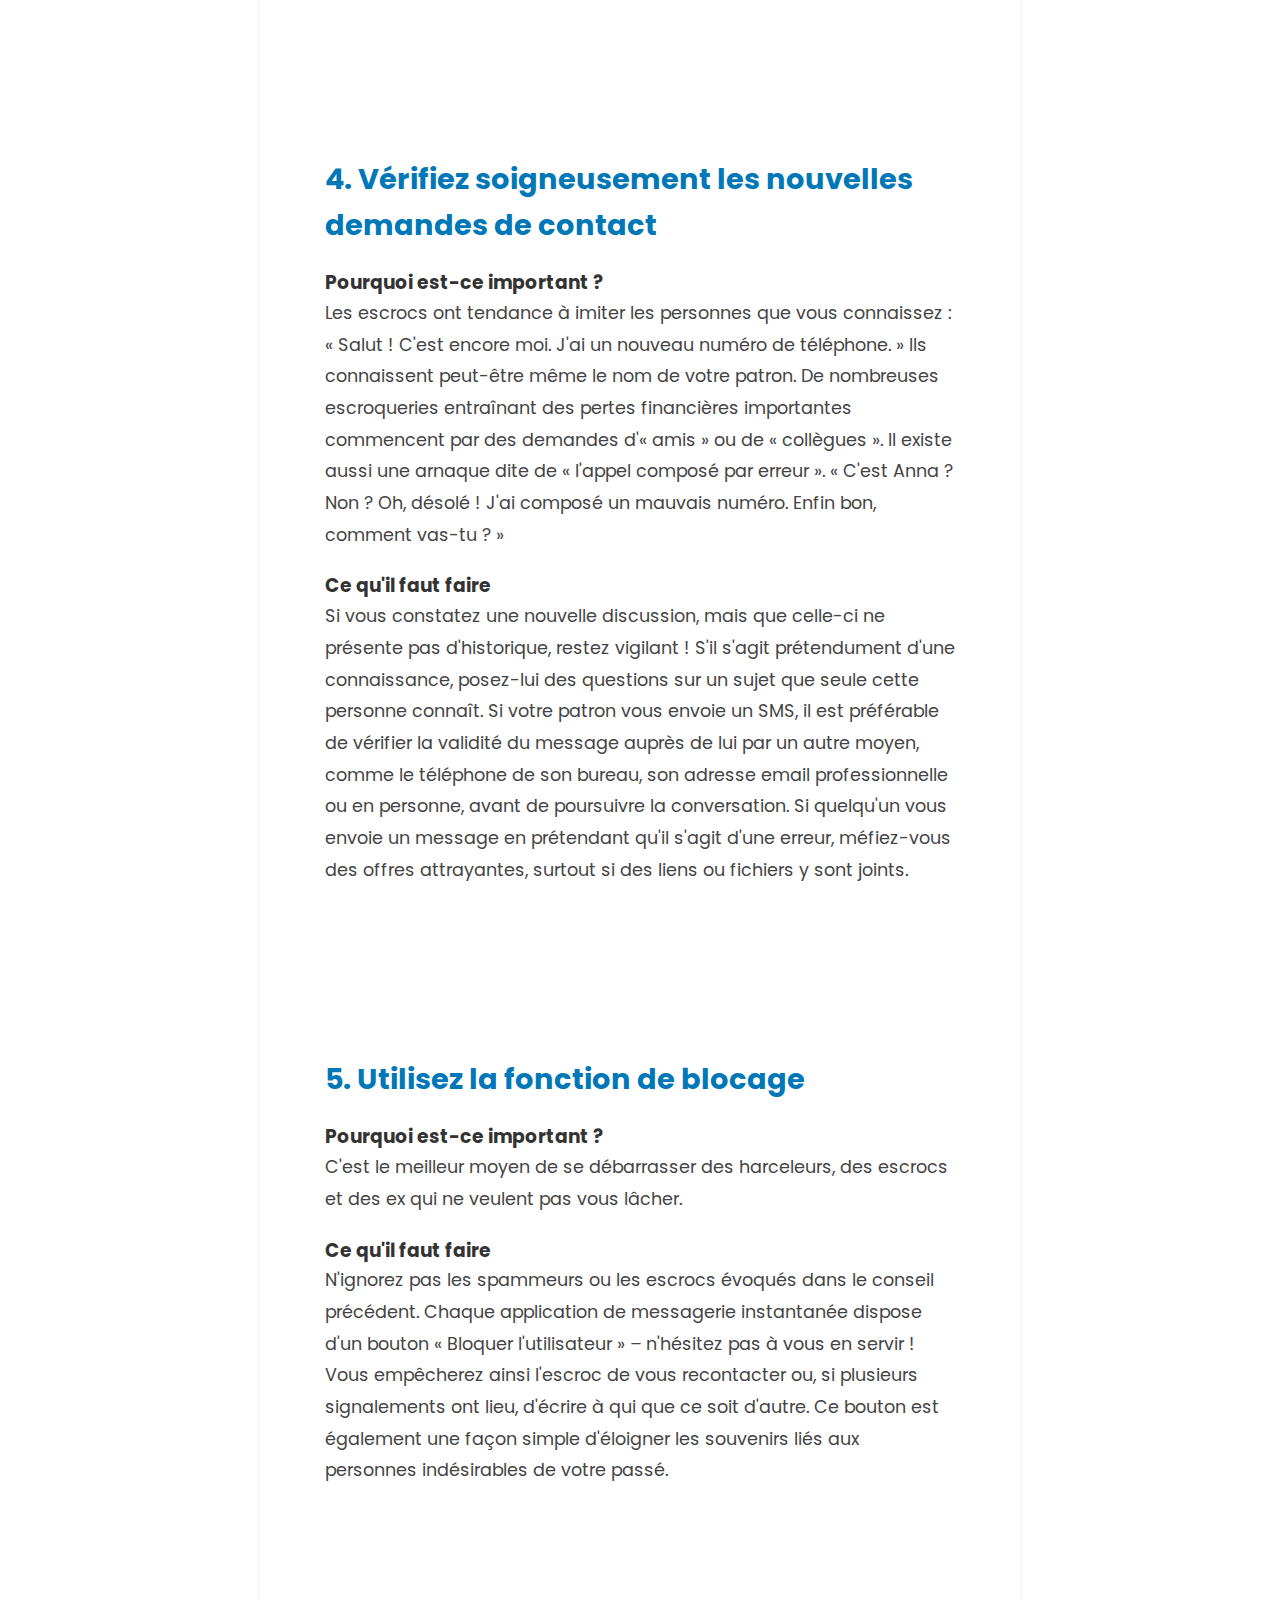
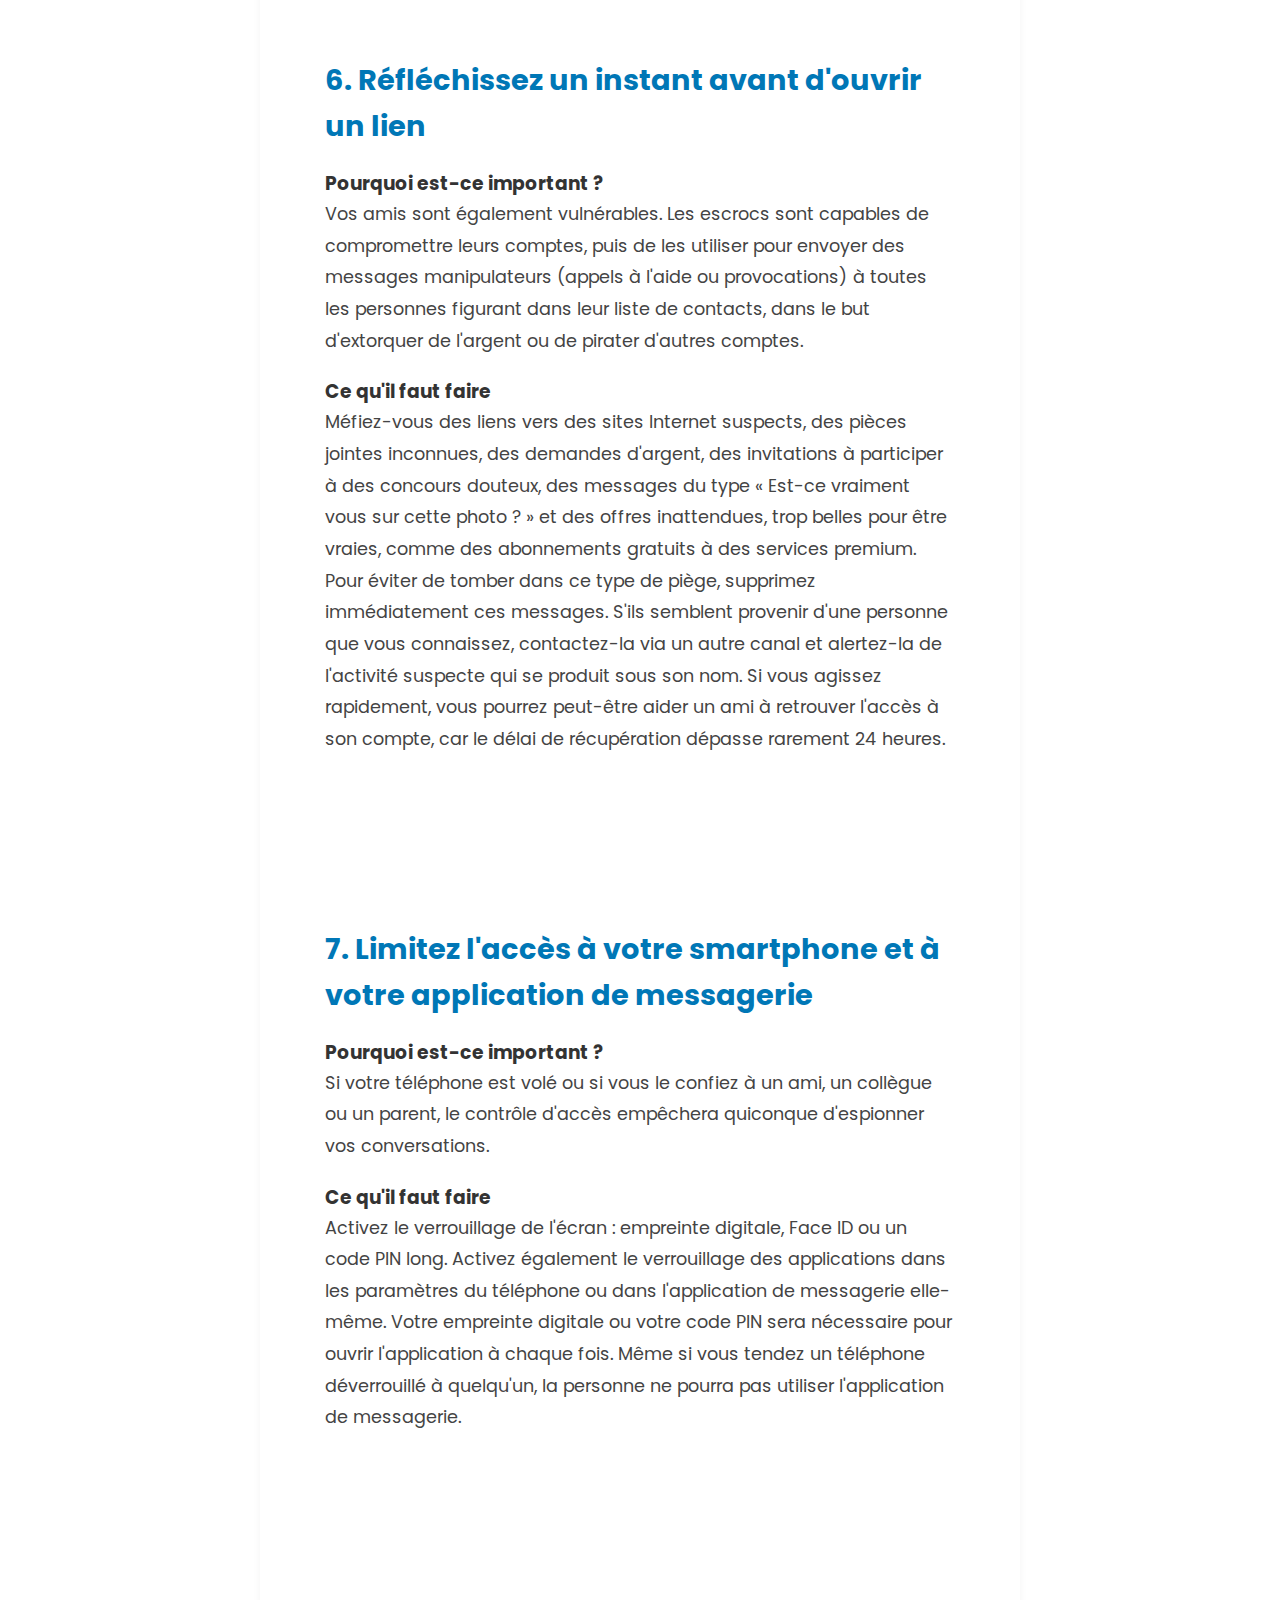
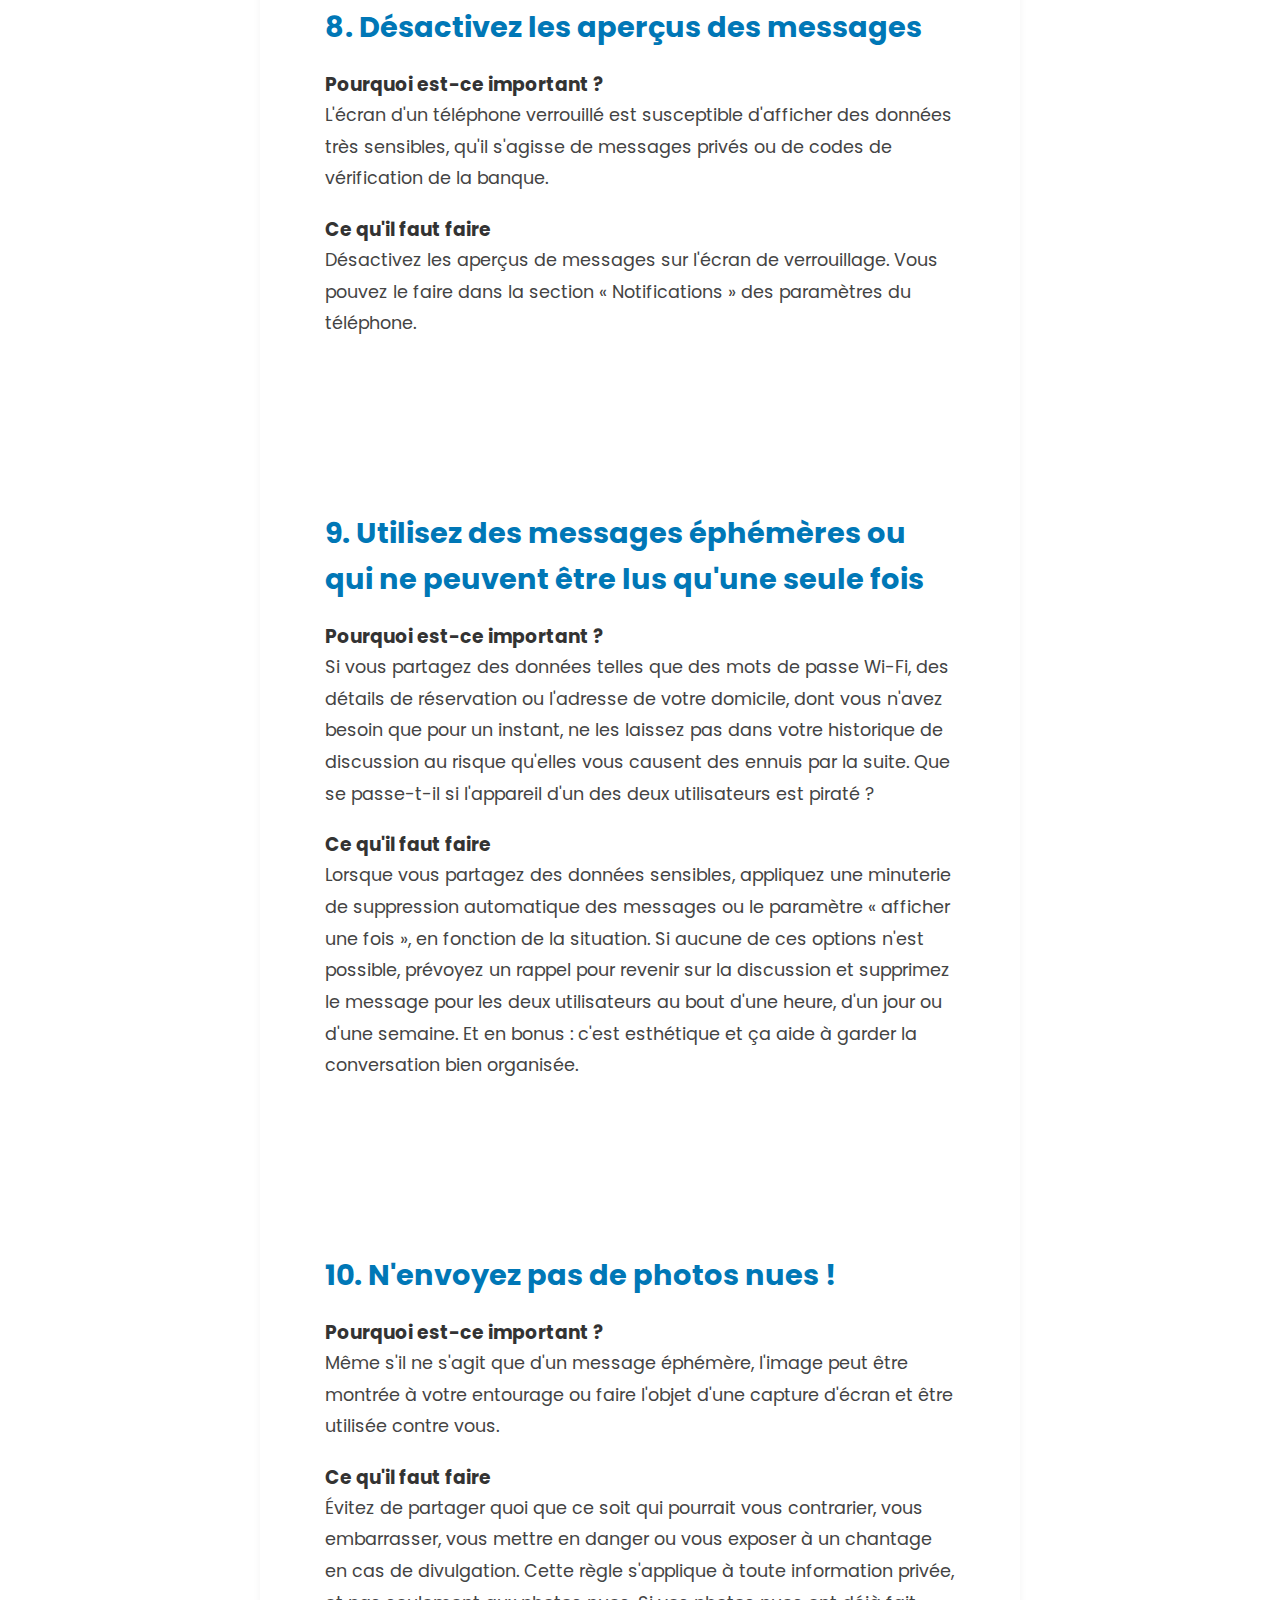
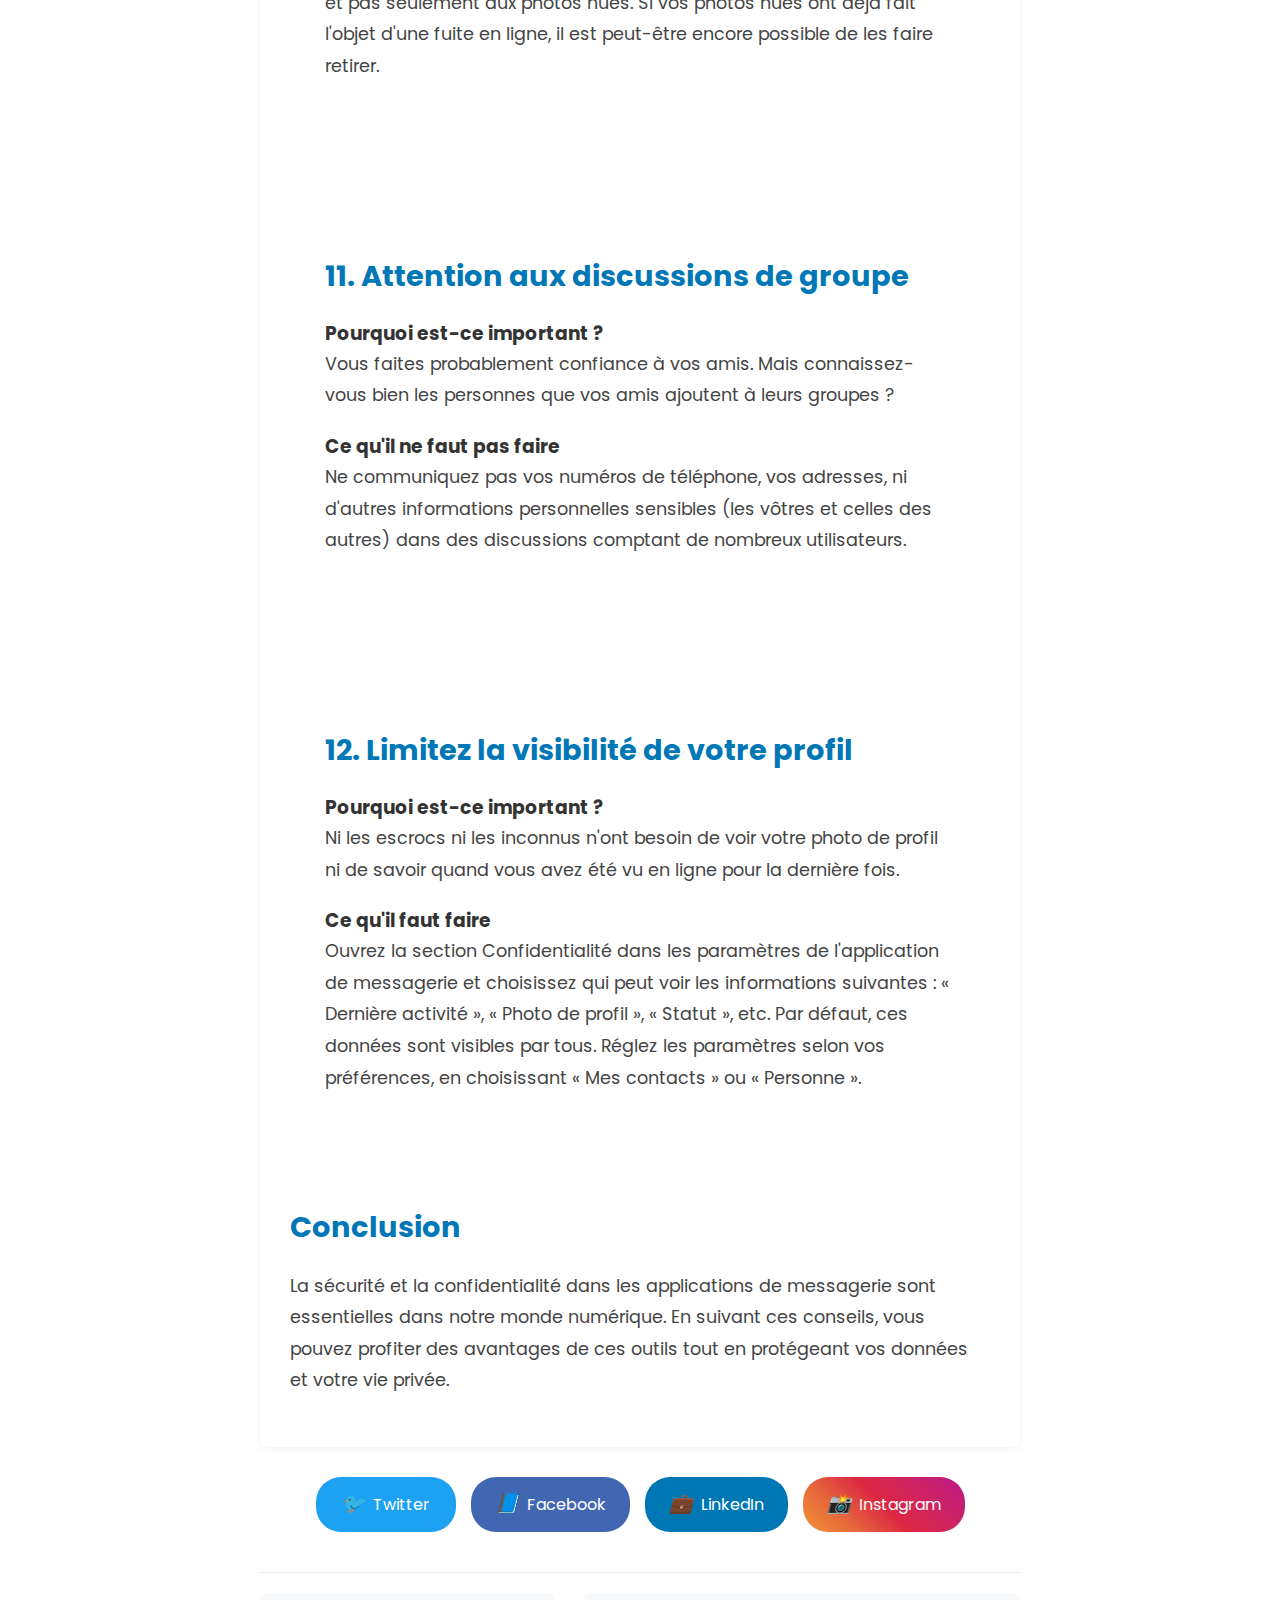
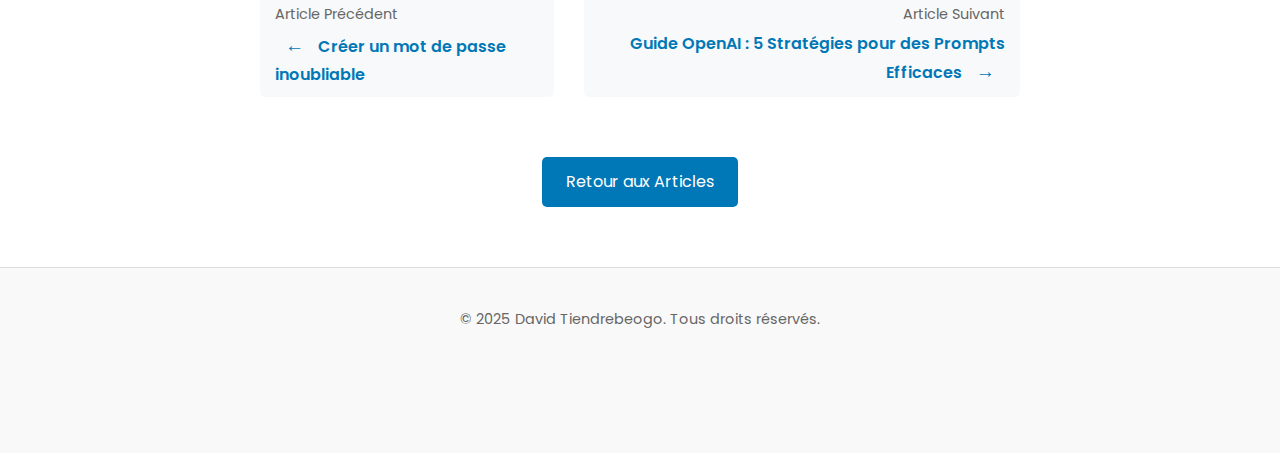
<file: blog/article3.html>
<!DOCTYPE html>
<html lang="fr">
<head>
    <meta charset="UTF-8">
    <meta name="viewport" content="width=device-width, initial-scale=1.0">
    <meta name="description" content="12 conseils pour utiliser WhatsApp, Telegram et autres applications de messagerie en toute sécurité">
    <meta name="keywords" content="WhatsApp, Telegram, Signal, iMessage, WeChat, sécurité, messagerie, confidentialité">
    <meta name="author" content="David Tiendrebeogo">
    <meta name="theme-color" content="#0077b6">
    <meta property="og:title" content="12 conseils pour utiliser WhatsApp, Telegram et autres messageries en sécurité">
    <meta property="og:description" content="Conseils pratiques pour sécuriser vos conversations sur les applications de messagerie">
    <meta property="og:image" content="../images/messaging.png">
    <title>12 conseils pour utiliser WhatsApp, Telegram et autres messageries en sécurité - TECH & AI NEWS</title>
    <link rel="stylesheet" href="../style.css">
    <link rel="preconnect" href="https://fonts.googleapis.com">
    <link rel="preconnect" href="https://fonts.gstatic.com" crossorigin>
    <link href="https://fonts.googleapis.com/css2?family=Poppins:wght@400;600&display=swap" rel="stylesheet">
    <link href="https://fonts.googleapis.com/css2?family=Pacifico&family=Dancing+Script:wght@600&display=swap" rel="stylesheet">
    <link rel="icon" type="image/png" href="../images/favicon.png">
    <script src="../navigation.js" defer></script>
</head>
<body>
    <!-- Skip to main content for accessibility -->
    <a href="#main-content" class="skip-link">Passer au contenu principal</a>

    <!-- Scroll to top button -->
    <button id="toTop" onclick="topFunction()" title="Retour en haut" aria-label="Retour en haut de la page">↑</button>

    <div class="content-box">
        <!-- Navigation -->
        <header role="banner">
            <div class="logo" aria-label="Logo Mr David">
                <span>Mr David.</span>
            </div>
            <nav role="navigation" aria-label="Navigation principale">
                <button class="menu-toggle" aria-expanded="false" aria-controls="main-menu" aria-label="Toggle menu">
                    <span class="hamburger"></span>
                </button>
                <ul id="main-menu">
                    <li><a href="../index.html#accueil">Accueil</a></li>
                    <li><a href="../index.html#projets">Projets</a></li>
                    <li><a href="../index.html#certifications">Certifications</a></li>
                    <li><a href="../index.html#blog">Blog</a></li>
                    <li><a href="../index.html#contact">Contact</a></li>
                </ul>
            </nav>
        </header>

        <!-- Section Article -->
        <main id="main-content">
            <article class="article-detail">
                <h1>12 conseils pour utiliser WhatsApp, Telegram et autres messageries en sécurité</h1>
                <div class="article-meta">
                    <span class="reading-time">Temps de lecture estimé: <span id="readingTime">5</span> minutes</span>
                    <span class="publication-date">Publié le 16 mai 2025</span>
                    <button class="keyboard-shortcuts-btn" aria-label="Voir les raccourcis clavier" onclick="toggleShortcutsHelp()">⌨️ Raccourcis</button>
                </div>
                <img src="../images/WTMS.jpg" alt="Illustration de la sécurité des applications de messagerie" class="article-image" loading="lazy">

                <div class="article-description">
                    <p class="article-intro">
                        Douze conseils courts et simples pour utiliser WhatsApp, Telegram, Signal, iMessage, WeChat et autres applications de messagerie en toute sécurité et sans prise de tête.
                    </p>

                    <p>
                        Comment préserver la confidentialité de vos conversations et protéger votre compte de messagerie contre le vol ou le piratage ? Voici 12 règles simples, accompagnées de brèves explications sur l'importance de chacune d'entre elles.
                    </p>

                    <section class="conseil">
                        <h2>1. Activez l'authentification à deux facteurs</h2>
                        <h3>Pourquoi est-ce important ?</h3>
                        <p>L'authentification à deux facteurs permet d'éviter que votre compte soit piraté ou détourné par le biais d'un échange de cartes SIM ou de toute autre technique. L'activation de ce paramètre vous oblige à saisir votre mot de passe secret en plus d'un code de vérification envoyé par SMS lorsque vous vous connectez à votre compte dans l'application de messagerie sur un nouvel appareil.</p>
                        <h3>Ce qu'il faut faire</h3>
                        <p>Ouvrez les paramètres de sécurité et de confidentialité de votre application de messagerie, saisissez un mot de passe secret et mémorisez-le. Vous n'aurez à le saisir que lorsque vous associerez un nouvel appareil à votre compte. Pour faciliter les choses, vous pouvez le générer et le stocker dans un gestionnaire de mots de passe sécurisé, ou testez la force de votre mot de passe en utilisant notre vérificateur de mot de passe gratuit Kaspersky.</p>
                    </section>

                    <section class="conseil">
                        <h2>2. Ne partagez pas de mots de passe à usage unique</h2>
                        <h3>Pourquoi est-ce important ?</h3>
                        <p>Si des escrocs cherchent à voler votre compte, ils essaieront de vous convaincre de leur communiquer le code de vérification que vous aurez reçu dans votre application de messagerie.</p>
                        <h3>Ce qu'il faut faire</h3>
                        <p>Ne transmettez ni ne dictez à personne les mots de passe à usage unique permettant de se connecter aux applications de messagerie. Vos amis, les agents d'assistance, les entreprises ou les banques n'auront jamais besoin de ces codes. Si quelqu'un vous demande un code, c'est qu'il s'agit d'un escroc.</p>
                    </section>

                    <section class="conseil">
                        <h2>3. Ne scannez jamais de codes QR en dehors de l'application de messagerie</h2>
                        <h3>Pourquoi est-ce important ?</h3>
                        <p>Certains détournements de compte prennent la forme de fausses invitations à rejoindre un groupe ou une conversation. Vous scannez un code QR dans une publicité, mais au lieu de rejoindre un groupe de discussion de quartier ou de classe, vous autorisez un escroc à lier son appareil à votre compte.</p>
                        <h3>Ce qu'il faut faire</h3>
                        <p>Si quelqu'un vous demande de scanner un code QR, recherchez le scanner dans l'application de messagerie, généralement dans les paramètres. N'utilisez pas votre appareil photo ni une autre application de lecture de code QR. Lisez attentivement les invites affichées par l'application de messagerie : elles vous indiqueront si vous rejoignez un groupe ou un canal, ou si vous reliez un nouvel appareil à votre compte.</p>
                    </section>

                    <section class="conseil">
                        <h2>4. Vérifiez soigneusement les nouvelles demandes de contact</h2>
                        <h3>Pourquoi est-ce important ?</h3>
                        <p>Les escrocs ont tendance à imiter les personnes que vous connaissez : « Salut ! C'est encore moi. J'ai un nouveau numéro de téléphone. » Ils connaissent peut-être même le nom de votre patron. De nombreuses escroqueries entraînant des pertes financières importantes commencent par des demandes d'« amis » ou de « collègues ». Il existe aussi une arnaque dite de « l'appel composé par erreur ». « C'est Anna ? Non ? Oh, désolé ! J'ai composé un mauvais numéro. Enfin bon, comment vas-tu ? »</p>
                        <h3>Ce qu'il faut faire</h3>
                        <p>Si vous constatez une nouvelle discussion, mais que celle-ci ne présente pas d'historique, restez vigilant ! S'il s'agit prétendument d'une connaissance, posez-lui des questions sur un sujet que seule cette personne connaît. Si votre patron vous envoie un SMS, il est préférable de vérifier la validité du message auprès de lui par un autre moyen, comme le téléphone de son bureau, son adresse email professionnelle ou en personne, avant de poursuivre la conversation. Si quelqu'un vous envoie un message en prétendant qu'il s'agit d'une erreur, méfiez-vous des offres attrayantes, surtout si des liens ou fichiers y sont joints.</p>
                    </section>

                    <section class="conseil">
                        <h2>5. Utilisez la fonction de blocage</h2>
                        <h3>Pourquoi est-ce important ?</h3>
                        <p>C'est le meilleur moyen de se débarrasser des harceleurs, des escrocs et des ex qui ne veulent pas vous lâcher.</p>
                        <h3>Ce qu'il faut faire</h3>
                        <p>N'ignorez pas les spammeurs ou les escrocs évoqués dans le conseil précédent. Chaque application de messagerie instantanée dispose d'un bouton « Bloquer l'utilisateur » – n'hésitez pas à vous en servir ! Vous empêcherez ainsi l'escroc de vous recontacter ou, si plusieurs signalements ont lieu, d'écrire à qui que ce soit d'autre. Ce bouton est également une façon simple d'éloigner les souvenirs liés aux personnes indésirables de votre passé.</p>
                    </section>

                    <section class="conseil">
                        <h2>6. Réfléchissez un instant avant d'ouvrir un lien</h2>
                        <h3>Pourquoi est-ce important ?</h3>
                        <p>Vos amis sont également vulnérables. Les escrocs sont capables de compromettre leurs comptes, puis de les utiliser pour envoyer des messages manipulateurs (appels à l'aide ou provocations) à toutes les personnes figurant dans leur liste de contacts, dans le but d'extorquer de l'argent ou de pirater d'autres comptes.</p>
                        <h3>Ce qu'il faut faire</h3>
                        <p>Méfiez-vous des liens vers des sites Internet suspects, des pièces jointes inconnues, des demandes d'argent, des invitations à participer à des concours douteux, des messages du type « Est-ce vraiment vous sur cette photo ? » et des offres inattendues, trop belles pour être vraies, comme des abonnements gratuits à des services premium. Pour éviter de tomber dans ce type de piège, supprimez immédiatement ces messages. S'ils semblent provenir d'une personne que vous connaissez, contactez-la via un autre canal et alertez-la de l'activité suspecte qui se produit sous son nom. Si vous agissez rapidement, vous pourrez peut-être aider un ami à retrouver l'accès à son compte, car le délai de récupération dépasse rarement 24 heures.</p>
                    </section>

                    <section class="conseil">
                        <h2>7. Limitez l'accès à votre smartphone et à votre application de messagerie</h2>
                        <h3>Pourquoi est-ce important ?</h3>
                        <p>Si votre téléphone est volé ou si vous le confiez à un ami, un collègue ou un parent, le contrôle d'accès empêchera quiconque d'espionner vos conversations.</p>
                        <h3>Ce qu'il faut faire</h3>
                        <p>Activez le verrouillage de l'écran : empreinte digitale, Face ID ou un code PIN long. Activez également le verrouillage des applications dans les paramètres du téléphone ou dans l'application de messagerie elle-même. Votre empreinte digitale ou votre code PIN sera nécessaire pour ouvrir l'application à chaque fois. Même si vous tendez un téléphone déverrouillé à quelqu'un, la personne ne pourra pas utiliser l'application de messagerie.</p>
                    </section>

                    <section class="conseil">
                        <h2>8. Désactivez les aperçus des messages</h2>
                        <h3>Pourquoi est-ce important ?</h3>
                        <p>L'écran d'un téléphone verrouillé est susceptible d'afficher des données très sensibles, qu'il s'agisse de messages privés ou de codes de vérification de la banque.</p>
                        <h3>Ce qu'il faut faire</h3>
                        <p>Désactivez les aperçus de messages sur l'écran de verrouillage. Vous pouvez le faire dans la section « Notifications » des paramètres du téléphone.</p>
                    </section>

                    <section class="conseil">
                        <h2>9. Utilisez des messages éphémères ou qui ne peuvent être lus qu'une seule fois</h2>
                        <h3>Pourquoi est-ce important ?</h3>
                        <p>Si vous partagez des données telles que des mots de passe Wi-Fi, des détails de réservation ou l'adresse de votre domicile, dont vous n'avez besoin que pour un instant, ne les laissez pas dans votre historique de discussion au risque qu'elles vous causent des ennuis par la suite. Que se passe-t-il si l'appareil d'un des deux utilisateurs est piraté ?</p>
                        <h3>Ce qu'il faut faire</h3>
                        <p>Lorsque vous partagez des données sensibles, appliquez une minuterie de suppression automatique des messages ou le paramètre « afficher une fois », en fonction de la situation. Si aucune de ces options n'est possible, prévoyez un rappel pour revenir sur la discussion et supprimez le message pour les deux utilisateurs au bout d'une heure, d'un jour ou d'une semaine. Et en bonus : c'est esthétique et ça aide à garder la conversation bien organisée.</p>
                    </section>

                    <section class="conseil">
                        <h2>10. N'envoyez pas de photos nues !</h2>
                        <h3>Pourquoi est-ce important ?</h3>
                        <p>Même s'il ne s'agit que d'un message éphémère, l'image peut être montrée à votre entourage ou faire l'objet d'une capture d'écran et être utilisée contre vous.</p>
                        <h3>Ce qu'il faut faire</h3>
                        <p>Évitez de partager quoi que ce soit qui pourrait vous contrarier, vous embarrasser, vous mettre en danger ou vous exposer à un chantage en cas de divulgation. Cette règle s'applique à toute information privée, et pas seulement aux photos nues. Si vos photos nues ont déjà fait l'objet d'une fuite en ligne, il est peut-être encore possible de les faire retirer.</p>
                    </section>

                    <section class="conseil">
                        <h2>11. Attention aux discussions de groupe</h2>
                        <h3>Pourquoi est-ce important ?</h3>
                        <p>Vous faites probablement confiance à vos amis. Mais connaissez-vous bien les personnes que vos amis ajoutent à leurs groupes ?</p>
                        <h3>Ce qu'il ne faut pas faire</h3>
                        <p>Ne communiquez pas vos numéros de téléphone, vos adresses, ni d'autres informations personnelles sensibles (les vôtres et celles des autres) dans des discussions comptant de nombreux utilisateurs.</p>
                    </section>

                    <section class="conseil">
                        <h2>12. Limitez la visibilité de votre profil</h2>
                        <h3>Pourquoi est-ce important ?</h3>
                        <p>Ni les escrocs ni les inconnus n'ont besoin de voir votre photo de profil ni de savoir quand vous avez été vu en ligne pour la dernière fois.</p>
                        <h3>Ce qu'il faut faire</h3>
                        <p>Ouvrez la section Confidentialité dans les paramètres de l'application de messagerie et choisissez qui peut voir les informations suivantes : « Dernière activité », « Photo de profil », « Statut », etc. Par défaut, ces données sont visibles par tous. Réglez les paramètres selon vos préférences, en choisissant « Mes contacts » ou « Personne ».</p>
                    </section>

                    <h2>Conclusion</h2>
                    <p>La sécurité et la confidentialité dans les applications de messagerie sont essentielles dans notre monde numérique. En suivant ces conseils, vous pouvez profiter des avantages de ces outils tout en protégeant vos données et votre vie privée.</p>
                </div>

                <!-- Keyboard Shortcuts Help -->
                <div id="keyboardShortcuts" class="keyboard-shortcuts" hidden>
                    <h4>Raccourcis Clavier</h4>
                    <ul>
                        <li><kbd>Alt</kbd> + <kbd>←</kbd> Article précédent</li>
                        <li><kbd>Alt</kbd> + <kbd>→</kbd> Article suivant</li>
                        <li><kbd>Alt</kbd> + <kbd>↑</kbd> Haut de page</li>
                        <li><kbd>Alt</kbd> + <kbd>Home</kbd> Retour au blog</li>
                    </ul>
                </div>

                <!-- Social Sharing -->
                <div class="social-share">
                    <a href="https://twitter.com/intent/tweet?url=https://davidtiendrebeogo.com/blog/article3.html&text=12 conseils pour utiliser WhatsApp, Telegram et autres messageries" class="share-button share-twitter" target="_blank" rel="noopener noreferrer">
                        <i>🐦</i> Twitter
                    </a>
                    <a href="https://www.facebook.com/sharer/sharer.php?u=https://davidtiendrebeogo.com/blog/article3.html" class="share-button share-facebook" target="_blank" rel="noopener noreferrer">
                        <i>📘</i> Facebook
                    </a>
                    <a href="https://www.linkedin.com/shareArticle?mini=true&url=https://davidtiendrebeogo.com/blog/article3.html&title=12 conseils pour utiliser WhatsApp, Telegram et autres messageries" class="share-button share-linkedin" target="_blank" rel="noopener noreferrer">
                        <i>💼</i> LinkedIn
                    </a>
                    <a href="https://www.instagram.com/david.consigliere.tbg" class="share-button share-instagram" target="_blank" rel="noopener noreferrer">
                        <i>📸</i> Instagram
                    </a>
                </div>

                <div class="article-navigation">
                    <div class="prev-article">
                        <a href="article2.html">
                            <div>
                                <span class="nav-label">Article Précédent</span>
                                <div class="nav-title"><span class="nav-arrow">←</span> Créer un mot de passe inoubliable</div>
                            </div>
                        </a>
                    </div>
                    
                    <div class="next-article">
                        <a href="article4.html">
                            <div>
                                <span class="nav-label">Article Suivant</span>
                                <div class="nav-title">Guide OpenAI : 5 Stratégies pour des Prompts Efficaces <span class="nav-arrow">→</span></div>
                            </div>
                        </a>
                    </div>
                </div>

                <div class="back-to-blog">
                    <a href="../index.html#blog" class="back-link" aria-label="Retour à la liste des articles">Retour aux Articles</a>
                </div>
            </article>
        </main>
    </div>

    <!-- Footer -->
    <footer role="contentinfo">
        <div class="footer-content">
            <p>&copy; 2025 David Tiendrebeogo. Tous droits réservés.</p>
            <div class="social-links" aria-label="Réseaux sociaux">
                <a href="https://www.linkedin.com/in/david-tiendrebeogo/" target="_blank" rel="noopener noreferrer" aria-label="Visitez mon profil LinkedIn">
                    <img src="../assets/linkedin.png" alt="" class="social-icon" loading="lazy">
                    <span class="sr-only">LinkedIn</span>
                </a>
                <a href="https://www.instagram.com/david.consigliere.tbg?igsh=eW02Mm1ndXI5a3dw" target="_blank" rel="noopener noreferrer" aria-label="Visitez mon profil instagram">
                    <img src="../assets/instagram.png" alt="" class="social-icon" loading="lazy">
                    <span class="sr-only">Instagram</span>
                </a>
                <a href="https://www.facebook.com/share/1Kxgex4xhY/" target="_blank" rel="noopener noreferrer" aria-label="Visitez mon profil Facebook">
                    <img src="../assets/facebook.png" alt="" class="social-icon" loading="lazy">
                    <span class="sr-only">Facebook</span>
                </a>
            </div>
        </div>
    </footer>

    <script>
        // Calculate reading time
        document.addEventListener('DOMContentLoaded', function() {
            const text = document.querySelector('.article-description').textContent;
            const wordCount = text.trim().split(/\\s+/).length;
            const readingTime = Math.ceil(wordCount / 200); // Assuming 200 words per minute
            document.getElementById('readingTime').textContent = readingTime;
        });

        // Keyboard Navigation
        document.addEventListener('keydown', function(e) {
            // Alt + Left Arrow: Previous Article
            if (e.altKey && e.key === 'ArrowLeft') {
                const prevLink = document.querySelector('.prev-article a');
                if (prevLink) prevLink.click();
            }
            // Alt + Right Arrow: Next Article
            if (e.altKey && e.key === 'ArrowRight') {
                const nextLink = document.querySelector('.next-article a');
                if (nextLink) nextLink.click();
            }
            // Alt + Home: Back to Blog
            if (e.altKey && e.key === 'Home') {
                const backLink = document.querySelector('.back-to-blog a');
                if (backLink) backLink.click();
            }
            // Alt + Up Arrow: Scroll to Top
            if (e.altKey && e.key === 'ArrowUp') {
                topFunction();
            }
        });

        // Keyboard shortcuts help toggle
        function toggleShortcutsHelp() {
            const shortcuts = document.getElementById('keyboardShortcuts');
            shortcuts.hidden = !shortcuts.hidden;
        }

        // Scroll to top functionality
        window.onscroll = function() {scrollFunction()};

        function scrollFunction() {
            var button = document.getElementById("toTop");
            if (document.body.scrollTop > 20 || document.documentElement.scrollTop > 20) {
                button.style.display = "block";
            } else {
                button.style.display = "none";
            }
        }

        function topFunction() {
            document.body.scrollTop = 0; // For Safari
            document.documentElement.scrollTop = 0; // For Chrome, Firefox, IE and Opera
        }
    </script>
</body>
</html>
</file>
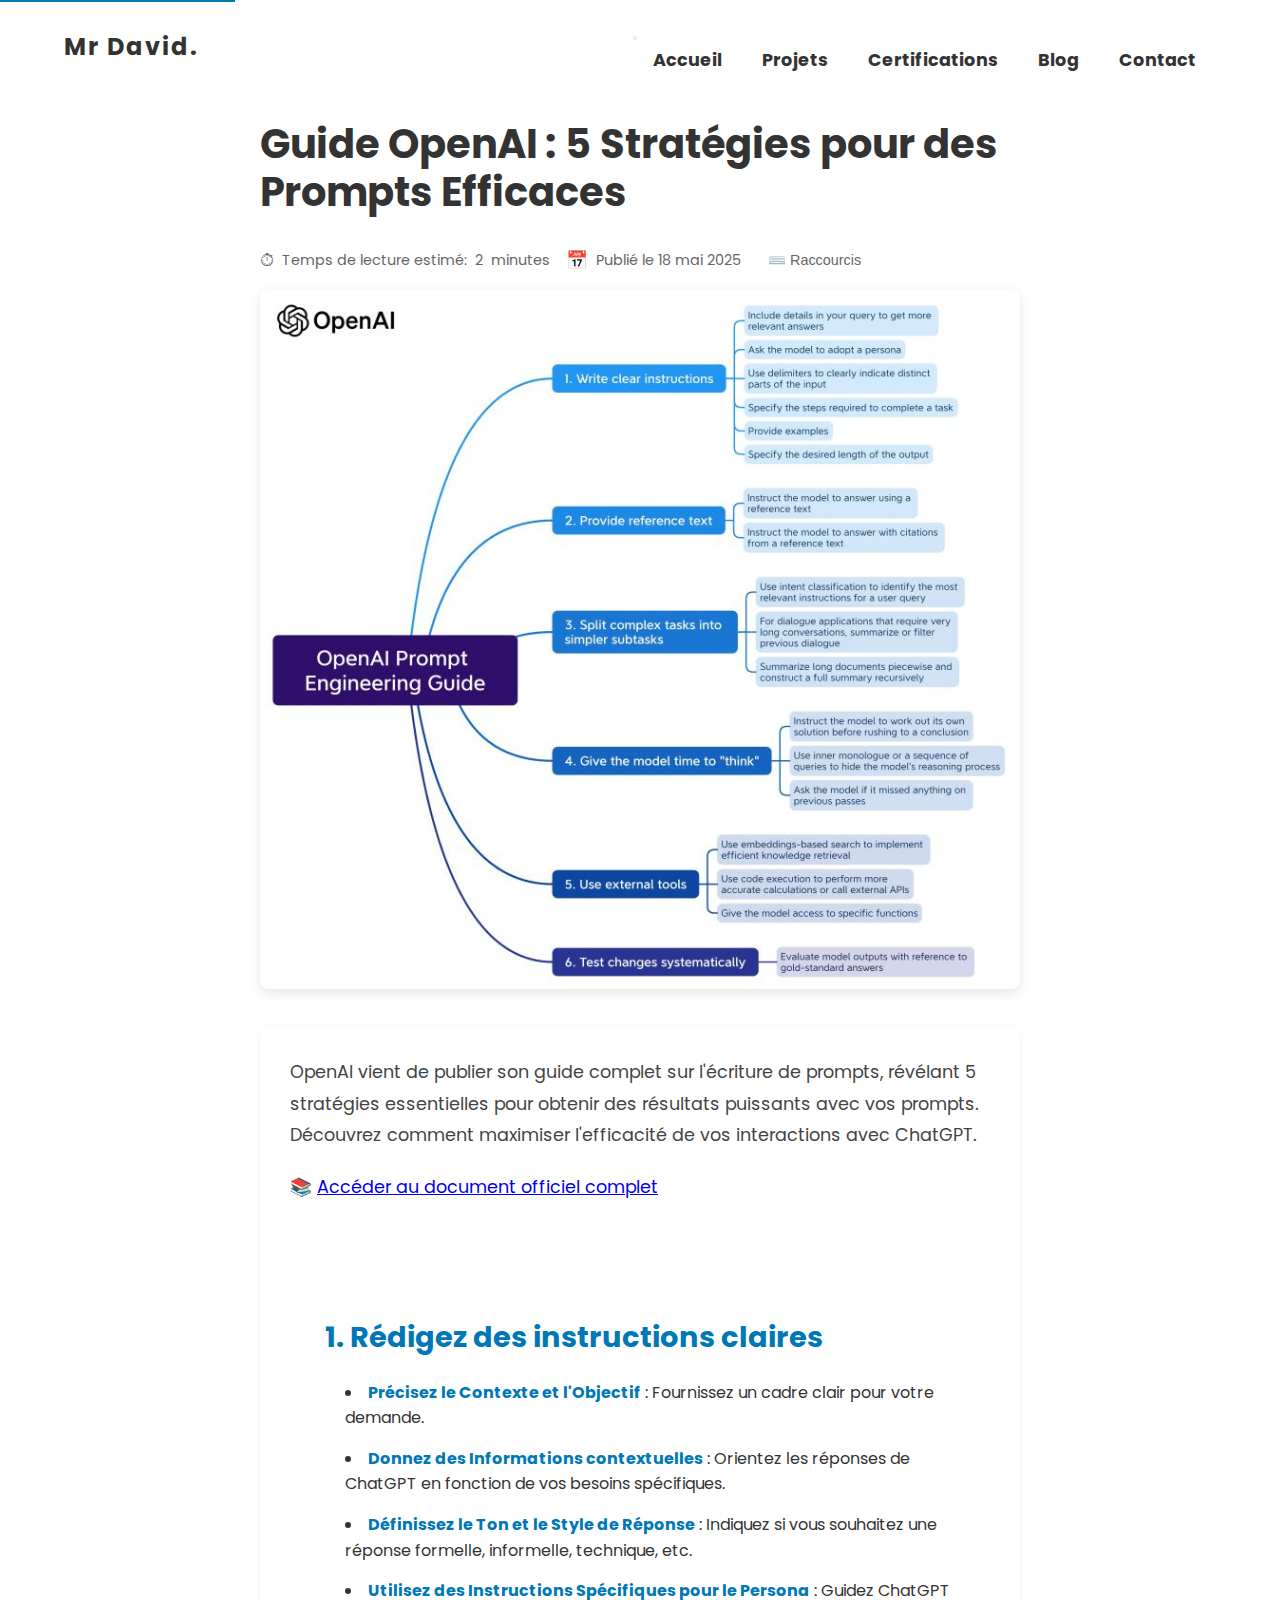
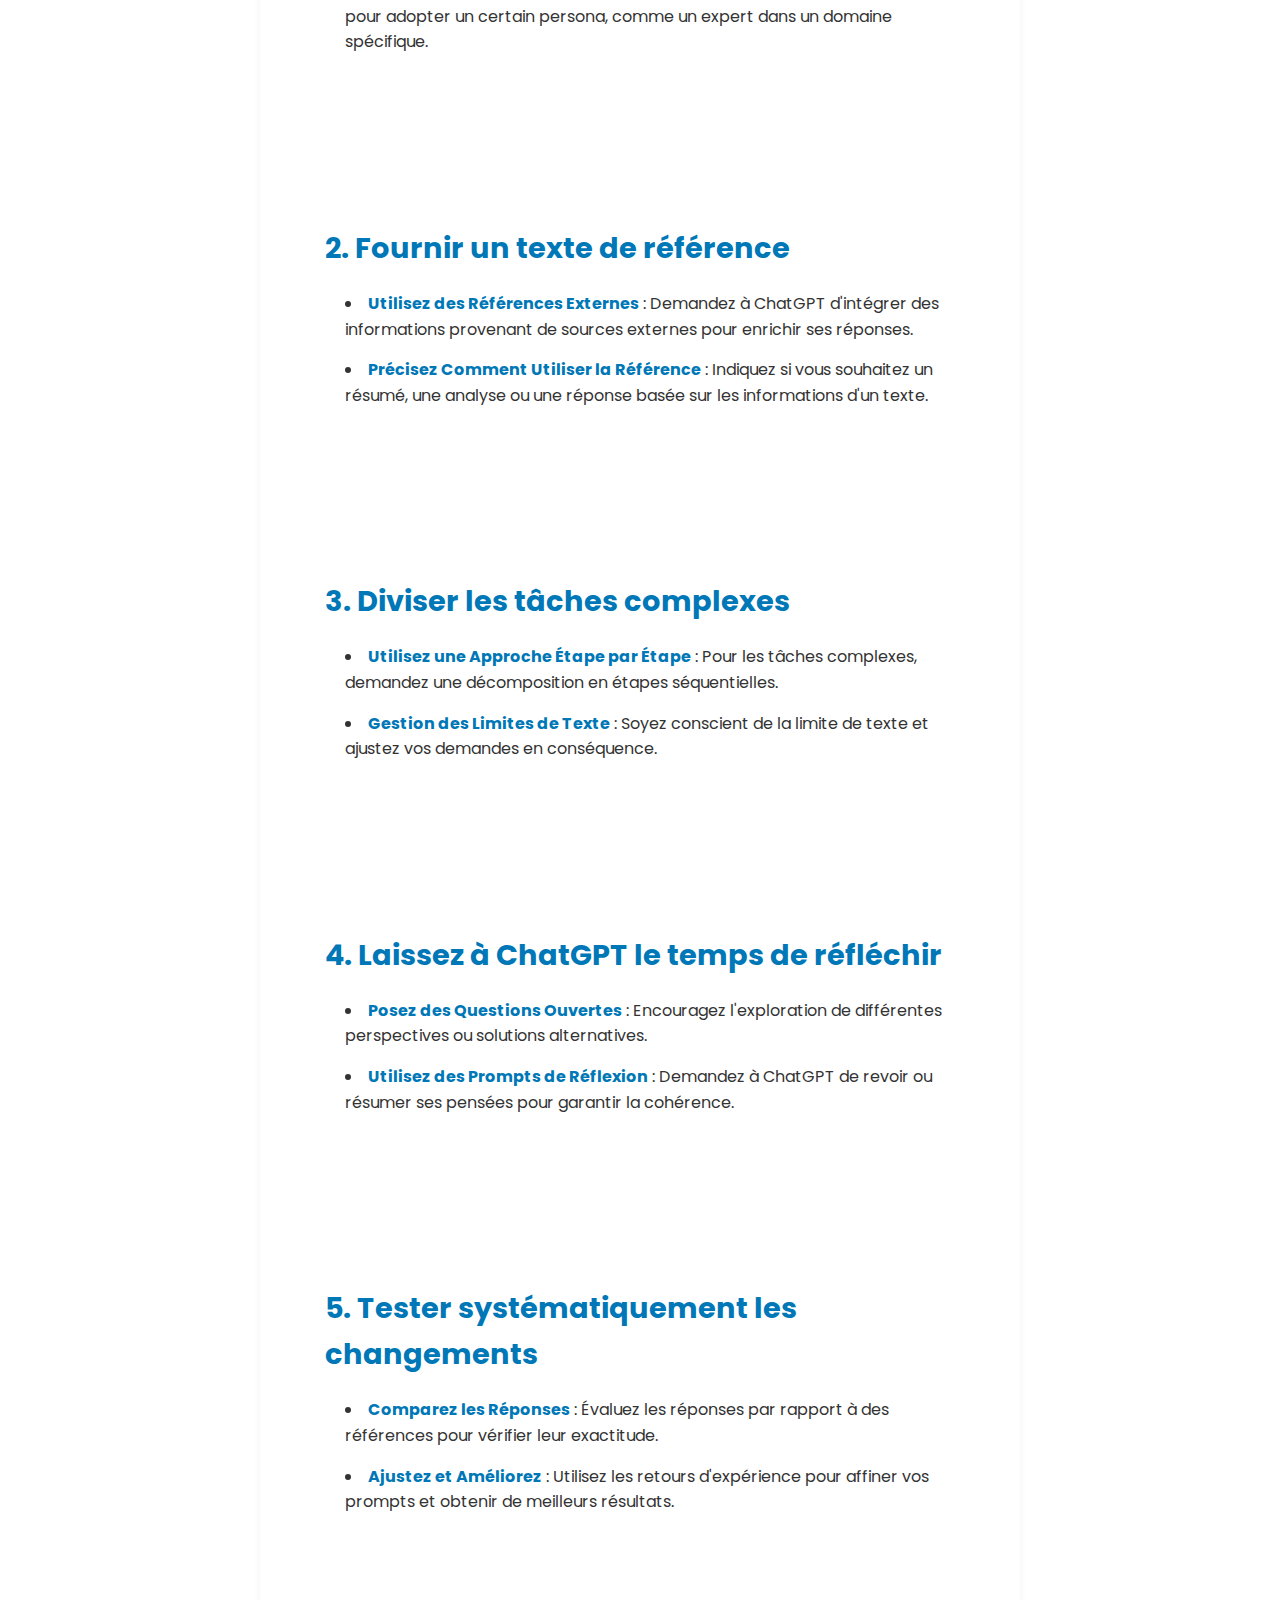
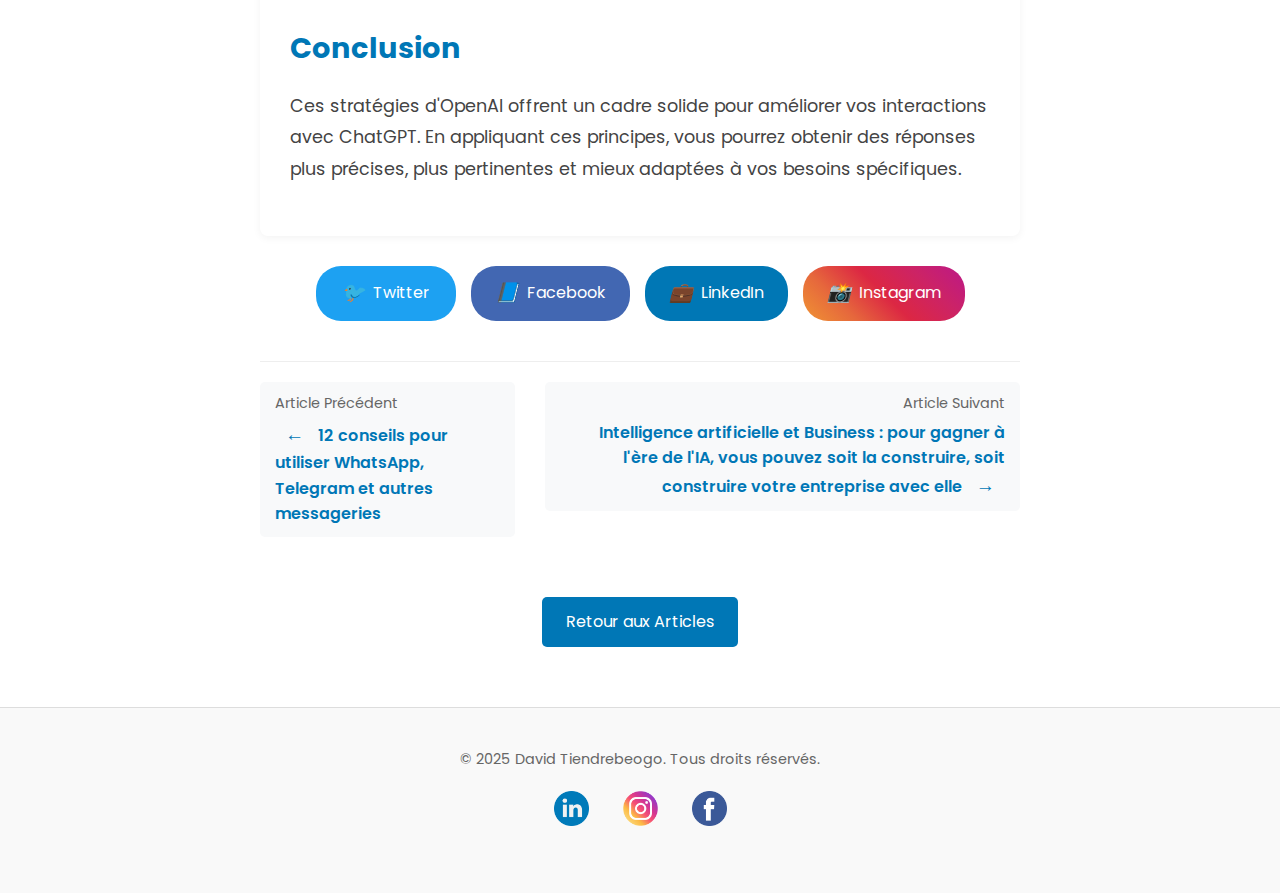
<file: blog/article4.html>
<!DOCTYPE html>
<html lang="fr">
<head>
    <meta charset="UTF-8">
    <meta name="viewport" content="width=device-width, initial-scale=1.0">
    <meta name="description" content="Guide complet d'OpenAI sur l'écriture de prompts - 5 stratégies pour obtenir des résultats puissants">
    <meta name="keywords" content="OpenAI, ChatGPT, prompts, IA, intelligence artificielle, guide prompt">
    <meta name="author" content="David Tiendrebeogo">
    <meta name="theme-color" content="#0077b6">
    <meta property="og:title" content="Guide OpenAI : 5 Stratégies pour des Prompts Efficaces">
    <meta property="og:description" content="Découvrez les 5 stratégies clés d'OpenAI pour rédiger des prompts plus efficaces avec ChatGPT">
    <meta property="og:image" content="../images/prompt-guide.jpg">
    
    <title>Guide OpenAI : 5 Stratégies pour des Prompts Efficaces - TECH & AI NEWS</title>
    <link rel="stylesheet" href="../style.css">
    <link rel="preconnect" href="https://fonts.googleapis.com">
    <link rel="preconnect" href="https://fonts.gstatic.com" crossorigin>
    <link href="https://fonts.googleapis.com/css2?family=Poppins:wght@400;600&display=swap" rel="stylesheet">
    <link href="https://fonts.googleapis.com/css2?family=Pacifico&family=Dancing+Script:wght@600&display=swap" rel="stylesheet">
    <link rel="icon" type="image/png" href="../images/favicon.png">
    <script src="../navigation.js" defer></script>
</head>
<body>
    <!-- Reading Progress Bar -->
    <div class="progress-container">
        <div class="progress-bar" id="readingProgress"></div>
    </div>

    <!-- Skip to main content for accessibility -->
    <a href="#main-content" class="skip-link">Passer au contenu principal</a>

    <!-- Scroll to top button -->
    <button id="toTop" onclick="topFunction()" title="Retour en haut" aria-label="Retour en haut de la page">↑</button>

    <div class="content-box">
        <!-- Navigation -->
        <header role="banner">
            <div class="logo" aria-label="Logo Mr David">
                <span>Mr David.</span>
            </div>
            <nav role="navigation" aria-label="Navigation principale">
                <button class="menu-toggle" aria-expanded="false" aria-controls="main-menu" aria-label="Toggle menu">
                    <span class="hamburger"></span>
                </button>
                <ul id="main-menu">
                    <li><a href="../index.html#accueil">Accueil</a></li>
                    <li><a href="../index.html#projets">Projets</a></li>
                    <li><a href="../index.html#certifications">Certifications</a></li>
                    <li><a href="../index.html#blog">Blog</a></li>
                    <li><a href="../index.html#contact">Contact</a></li>
                </ul>
            </nav>
        </header>

        <!-- Section Article -->
        <main id="main-content">
            <article class="article-detail">
                <h1>Guide OpenAI : 5 Stratégies pour des Prompts Efficaces</h1>
                <div class="article-meta">
                    <span class="reading-time">Temps de lecture estimé: <span id="readingTime">5</span> minutes</span>
                    <span class="publication-date">Publié le 18 mai 2025</span>
                    <button class="keyboard-shortcuts-btn" aria-label="Voir les raccourcis clavier" onclick="toggleShortcutsHelp()">⌨️ Raccourcis</button>
                </div>
                <img src="../images/GuiPromptOAI.jpeg" alt="Illustration du guide de prompts OpenAI" class="article-image" loading="lazy">

                <div class="article-description">
                    <p class="article-intro">
                        OpenAI vient de publier son guide complet sur l'écriture de prompts, révélant 5 stratégies essentielles pour obtenir des résultats puissants avec vos prompts. Découvrez comment maximiser l'efficacité de vos interactions avec ChatGPT.
                    </p>

                    <div class="resource-link">
                        <p>📚 <a href="https://drive.google.com/file/d/169IBhABfuBF3xsp41YQQ5DJYFQVB1yxg/view?usp=drive_link" target="_blank" rel="noopener noreferrer">Accéder au document officiel complet</a></p>
                    </div>

                    <section>
                        <h2>1. Rédigez des instructions claires</h2>
                        <ul>
                            <li><strong>Précisez le Contexte et l'Objectif</strong> : Fournissez un cadre clair pour votre demande.</li>
                            <li><strong>Donnez des Informations contextuelles</strong> : Orientez les réponses de ChatGPT en fonction de vos besoins spécifiques.</li>
                            <li><strong>Définissez le Ton et le Style de Réponse</strong> : Indiquez si vous souhaitez une réponse formelle, informelle, technique, etc.</li>
                            <li><strong>Utilisez des Instructions Spécifiques pour le Persona</strong> : Guidez ChatGPT pour adopter un certain persona, comme un expert dans un domaine spécifique.</li>
                        </ul>
                    </section>

                    <section>
                        <h2>2. Fournir un texte de référence</h2>
                        <ul>
                            <li><strong>Utilisez des Références Externes</strong> : Demandez à ChatGPT d'intégrer des informations provenant de sources externes pour enrichir ses réponses.</li>
                            <li><strong>Précisez Comment Utiliser la Référence</strong> : Indiquez si vous souhaitez un résumé, une analyse ou une réponse basée sur les informations d'un texte.</li>
                        </ul>
                    </section>

                    <section>
                        <h2>3. Diviser les tâches complexes</h2>
                        <ul>
                            <li><strong>Utilisez une Approche Étape par Étape</strong> : Pour les tâches complexes, demandez une décomposition en étapes séquentielles.</li>
                            <li><strong>Gestion des Limites de Texte</strong> : Soyez conscient de la limite de texte et ajustez vos demandes en conséquence.</li>
                        </ul>
                    </section>

                    <section>
                        <h2>4. Laissez à ChatGPT le temps de réfléchir</h2>
                        <ul>
                            <li><strong>Posez des Questions Ouvertes</strong> : Encouragez l'exploration de différentes perspectives ou solutions alternatives.</li>
                            <li><strong>Utilisez des Prompts de Réflexion</strong> : Demandez à ChatGPT de revoir ou résumer ses pensées pour garantir la cohérence.</li>
                        </ul>
                    </section>

                    <section>
                        <h2>5. Tester systématiquement les changements</h2>
                        <ul>
                            <li><strong>Comparez les Réponses</strong> : Évaluez les réponses par rapport à des références pour vérifier leur exactitude.</li>
                            <li><strong>Ajustez et Améliorez</strong> : Utilisez les retours d'expérience pour affiner vos prompts et obtenir de meilleurs résultats.</li>
                        </ul>
                    </section>

                    <h2>Conclusion</h2>
                    <p>Ces stratégies d'OpenAI offrent un cadre solide pour améliorer vos interactions avec ChatGPT. En appliquant ces principes, vous pourrez obtenir des réponses plus précises, plus pertinentes et mieux adaptées à vos besoins spécifiques.</p>
                </div>

                <!-- Keyboard Shortcuts Help -->
                <div id="keyboardShortcuts" class="keyboard-shortcuts" hidden>
                    <h4>Raccourcis Clavier</h4>
                    <ul>
                        <li><kbd>Alt</kbd> + <kbd>←</kbd> Article précédent</li>
                        <li><kbd>Alt</kbd> + <kbd>→</kbd> Article suivant</li>
                        <li><kbd>Alt</kbd> + <kbd>↑</kbd> Haut de page</li>
                        <li><kbd>Alt</kbd> + <kbd>Home</kbd> Retour au blog</li>
                    </ul>
                </div>

                <!-- Social Sharing -->
                <div class="social-share">
                    <a href="https://twitter.com/intent/tweet?url=https://davidtiendrebeogo.com/blog/article4.html&text=Guide OpenAI : 5 Stratégies pour des Prompts Efficaces" class="share-button share-twitter" target="_blank" rel="noopener noreferrer">
                        <i>🐦</i> Twitter
                    </a>
                    <a href="https://www.facebook.com/sharer/sharer.php?u=https://davidtiendrebeogo.com/blog/article4.html" class="share-button share-facebook" target="_blank" rel="noopener noreferrer">
                        <i>📘</i> Facebook
                    </a>
                    <a href="https://www.linkedin.com/shareArticle?mini=true&url=https://davidtiendrebeogo.com/blog/article4.html&title=Guide OpenAI : 5 Stratégies pour des Prompts Efficaces" class="share-button share-linkedin" target="_blank" rel="noopener noreferrer">
                        <i>💼</i> LinkedIn
                    </a>
                    <a href="https://www.instagram.com/david.consigliere.tbg" class="share-button share-instagram" target="_blank" rel="noopener noreferrer">
                        <i>📸</i> Instagram
                    </a>
                </div>

                <div class="article-navigation">
                    <div class="prev-article">
                        <a href="article3.html">
                            <div>
                                <span class="nav-label">Article Précédent</span>
                                <div class="nav-title"><span class="nav-arrow">←</span> 12 conseils pour utiliser WhatsApp, Telegram et autres messageries</div>
                            </div>
                        </a>
                    </div>
                    
                    <div class="next-article">
                        <a href="article5.html">
                            <div>
                                <span class="nav-label">Article Suivant</span>
                                <div class="nav-title">Intelligence artificielle et Business : pour gagner à l'ère de l'IA, vous pouvez soit la construire, soit construire votre entreprise avec elle <span class="nav-arrow">→</span></div>
                            </div>
                        </a>
                    </div>
                </div>

                <div class="back-to-blog">
                    <a href="../index.html#blog" class="back-link" aria-label="Retour à la liste des articles">Retour aux Articles</a>
                </div>
            </article>
        </main>
    </div>

    <!-- Footer -->
    <footer role="contentinfo">
        <div class="footer-content">
            <p>&copy; 2025 David Tiendrebeogo. Tous droits réservés.</p>
            <div class="social-links" aria-label="Réseaux sociaux">
                <a href="https://www.linkedin.com/in/david-tiendrebeogo/" target="_blank" rel="noopener noreferrer" aria-label="Visitez mon profil LinkedIn">
                    <img src="../assets/linkedin.png" alt="" class="social-icon" loading="lazy">
                    <span class="sr-only">LinkedIn</span>
                </a>
                <a href="https://www.instagram.com/david.consigliere.tbg?igsh=eW02Mm1ndXI5a3dw" target="_blank" rel="noopener noreferrer" aria-label="Visitez mon profil instagram">
                    <img src="../assets/instagram.png" alt="" class="social-icon" loading="lazy">
                    <span class="sr-only">Instagram</span>
                </a>
                <a href="https://www.facebook.com/share/1Kxgex4xhY/" target="_blank" rel="noopener noreferrer" aria-label="Visitez mon profil Facebook">
                    <img src="../assets/facebook.png" alt="" class="social-icon" loading="lazy">
                    <span class="sr-only">Facebook</span>
                </a>
            </div>
        </div>
    </footer>

    <script>
        document.addEventListener('DOMContentLoaded', function() {
            // Initialize keyboard shortcuts button and panel
            const shortcutsBtn = document.querySelector('.keyboard-shortcuts-btn');
            const shortcutsPanel = document.getElementById('keyboardShortcuts');
            
            if (shortcutsBtn && shortcutsPanel) {
                shortcutsBtn.addEventListener('click', function(e) {
                    e.preventDefault();
                    shortcutsPanel.hidden = !shortcutsPanel.hidden;
                });
            }

            // Calculate reading time
            const text = document.querySelector('.article-description').textContent;
            const wordCount = text.trim().split(/\s+/).length;
            const readingTime = Math.ceil(wordCount / 200); // Assuming 200 words per minute
            document.getElementById('readingTime').textContent = readingTime;
        });

        // Keyboard Navigation
        document.addEventListener('keydown', function(e) {
            // Alt + Left Arrow: Previous Article
            if (e.altKey && e.key === 'ArrowLeft') {
                const prevLink = document.querySelector('.prev-article a');
                if (prevLink) prevLink.click();
            }
            // Alt + Right Arrow: Next Article
            if (e.altKey && e.key === 'ArrowRight') {
                const nextLink = document.querySelector('.next-article a');
                if (nextLink) nextLink.click();
            }
            // Alt + Home: Back to Blog List
            if (e.altKey && e.key === 'Home') {
                const backLink = document.querySelector('.back-to-blog a');
                if (backLink) backLink.click();
            }
            // Alt + Up Arrow: Scroll to Top
            if (e.altKey && e.key === 'ArrowUp') {
                topFunction();
            }
        });

        // Reading Progress
        window.onscroll = function() {
            scrollFunction();
            updateReadingProgress();
        };

        function updateReadingProgress() {
            const winScroll = document.body.scrollTop || document.documentElement.scrollTop;
            const height = document.documentElement.scrollHeight - document.documentElement.clientHeight;
            const scrolled = (winScroll / height) * 100;
            document.getElementById("readingProgress").style.width = scrolled + "%";
        }

        // Scroll to top functionality
        function scrollFunction() {
            var button = document.getElementById("toTop");
            if (document.body.scrollTop > 20 || document.documentElement.scrollTop > 20) {
                button.style.display = "block";
            } else {
                button.style.display = "none";
            }
        }

        function topFunction() {
            document.body.scrollTop = 0; // For Safari
            document.documentElement.scrollTop = 0; // For Chrome, Firefox, IE and Opera
        }
    </script>
</body>
</html>
</file>
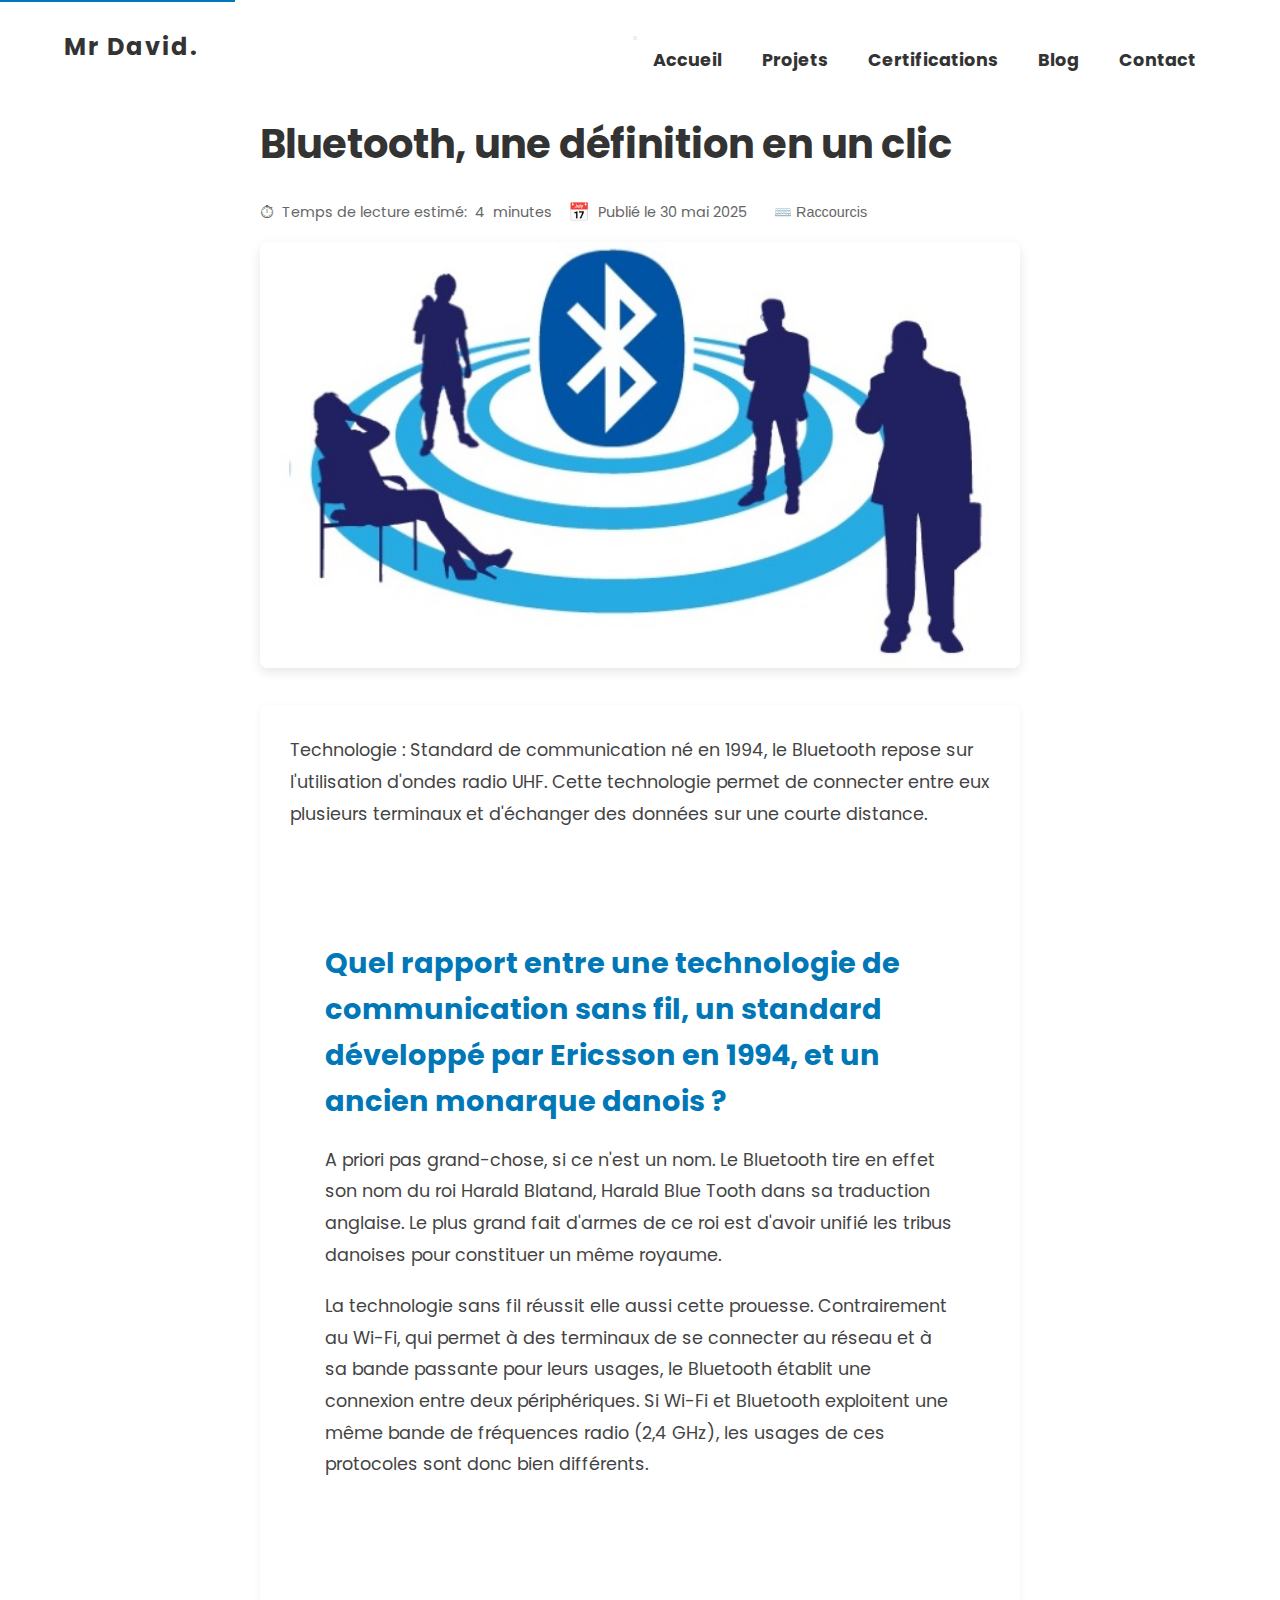
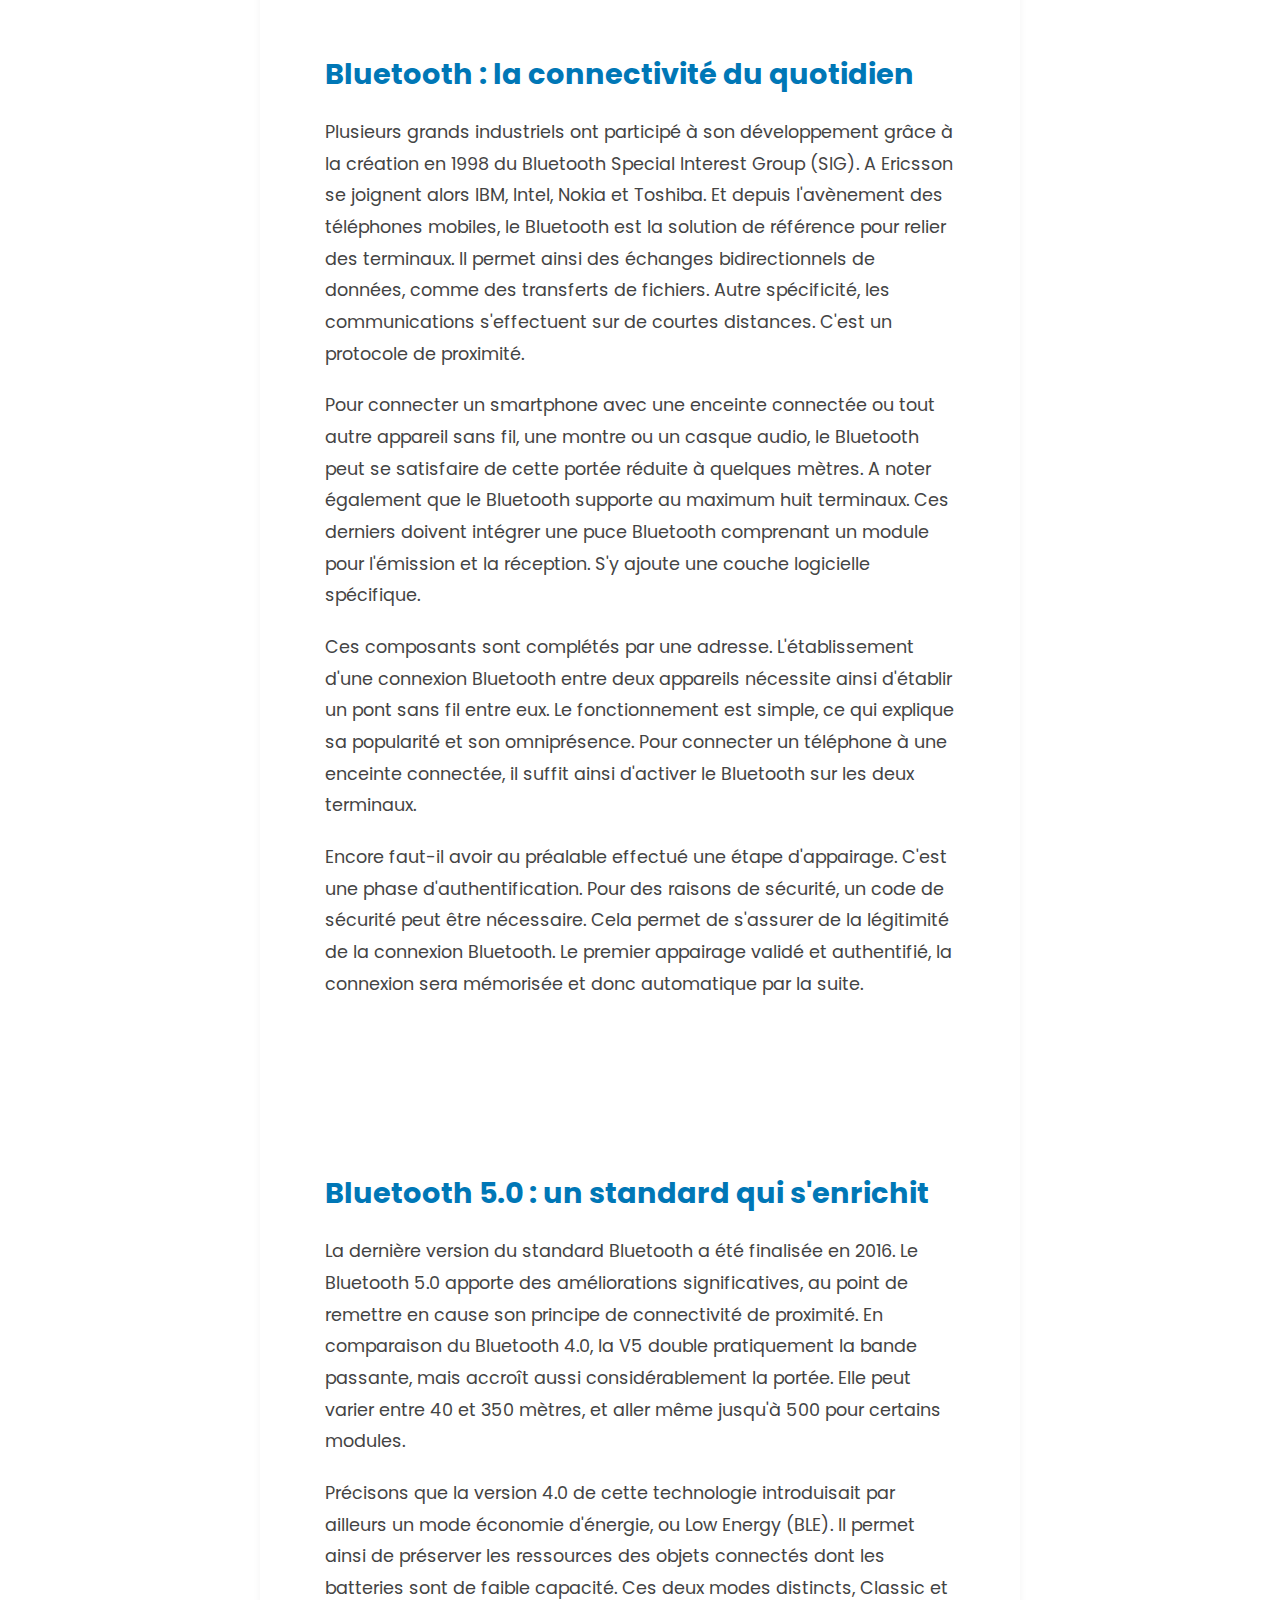
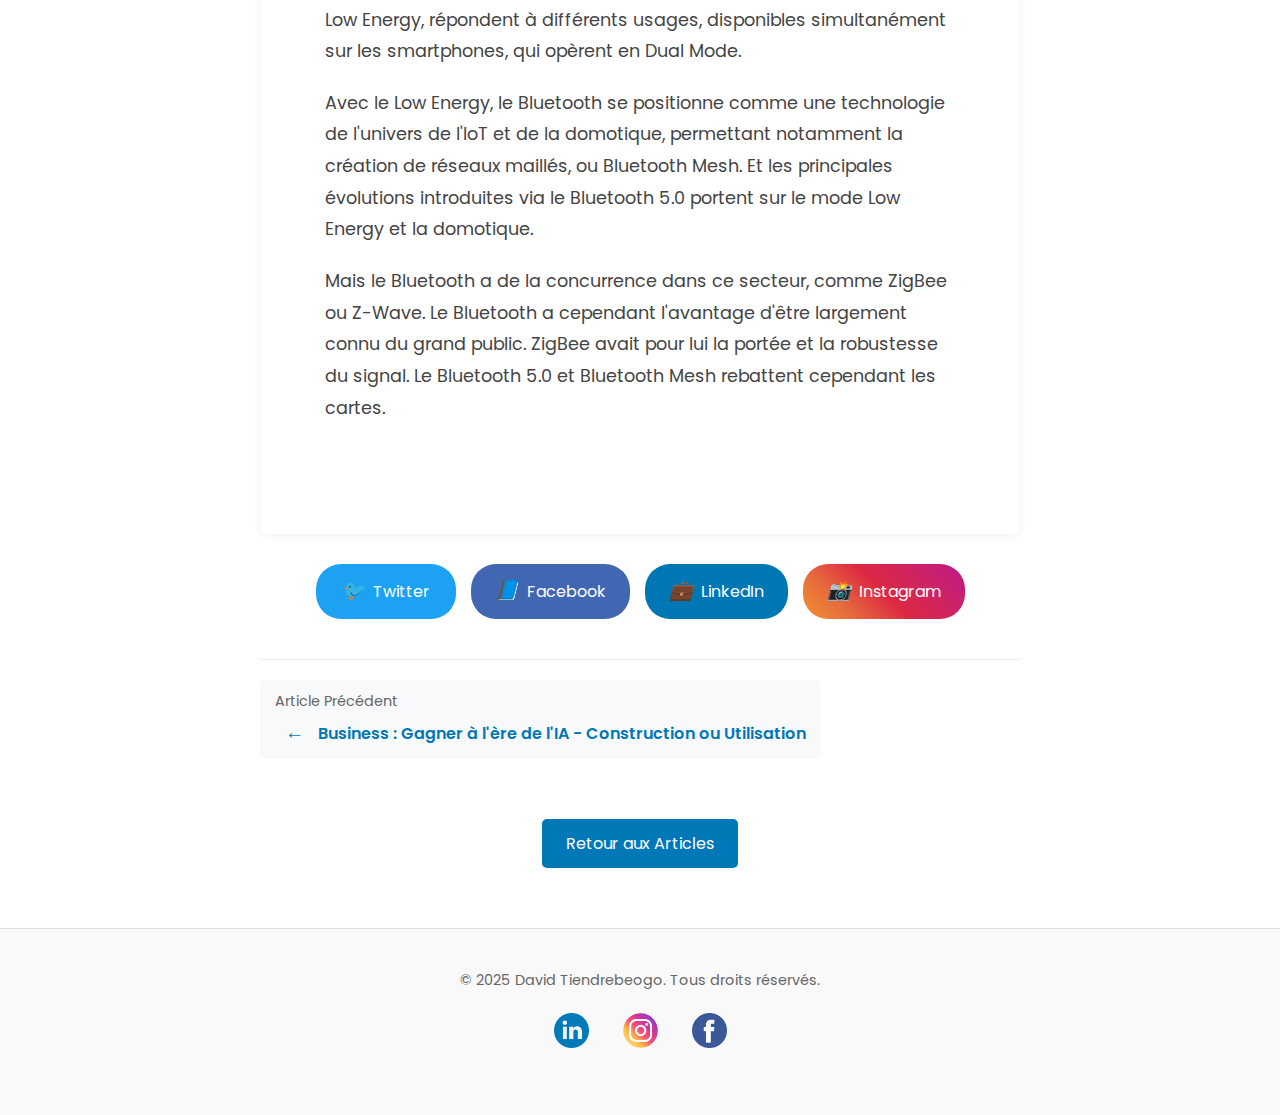
<file: blog/article6.html>
<!DOCTYPE html>
<html lang="fr">
<head>
    <meta charset="UTF-8">
    <meta name="viewport" content="width=device-width, initial-scale=1.0">
    <meta name="description" content="Définition du Bluetooth : technologie de communication sans fil, son histoire, ses usages quotidiens, et les améliorations de la version 5.0.">
    <meta name="keywords" content="Bluetooth, technologie sans fil, communication, IoT, domotique, Bluetooth 5.0, Harald Bluetooth">
    <meta name="author" content="David Tiendrebeogo">
    <meta name="theme-color" content="#0077b6">
    <meta property="og:title" content="Bluetooth : une définition en un clic - TECH & AI NEWS">
    <meta property="og:description" content="Découvrez le Bluetooth : son histoire, son fonctionnement, ses applications quotidiennes et les innovations de Bluetooth 5.0.">
    <meta property="og:image" content="../images/bluetooth.jpg">
    
    <title>Bluetooth : une définition en un clic - TECH & AI NEWS</title>
    <link rel="stylesheet" href="../style.css">
    <link rel="preconnect" href="https://fonts.googleapis.com">
    <link rel="preconnect" href="https://fonts.gstatic.com" crossorigin>
    <link href="https://fonts.googleapis.com/css2?family=Poppins:wght@400;600&display=swap" rel="stylesheet">
    <link href="https://fonts.googleapis.com/css2?family=Pacifico&family=Dancing+Script:wght@600&display=swap" rel="stylesheet">
    <link rel="icon" type="image/png" href="../images/favicon.png">
    <script src="../navigation.js" defer></script>
</head>
<body>
    <!-- Reading Progress Bar -->
    <div class="progress-container">
        <div class="progress-bar" id="readingProgress"></div>
    </div>

    <!-- Skip to main content for accessibility -->
    <a href="#main-content" class="skip-link">Passer au contenu principal</a>

    <!-- Scroll to top button -->
    <button id="toTop" onclick="topFunction()" title="Retour en haut" aria-label="Retour en haut de la page">↑</button>

    <div class="content-box">
        <!-- Navigation -->
        <header role="banner">
            <div class="logo" aria-label="Logo Mr David">
                <span>Mr David.</span>
            </div>
            <nav role="navigation" aria-label="Navigation principale">
                <button class="menu-toggle" aria-expanded="false" aria-controls="main-menu" aria-label="Toggle menu">
                    <span class="hamburger"></span>
                </button>
                <ul id="main-menu">
                    <li><a href="../index.html#accueil">Accueil</a></li>
                    <li><a href="../index.html#projets">Projets</a></li>
                    <li><a href="../index.html#certifications">Certifications</a></li>
                    <li><a href="../index.html#blog">Blog</a></li>
                    <li><a href="../index.html#contact">Contact</a></li>
                </ul>
            </nav>
        </header>

        <!-- Section Article -->
        <main id="main-content">
            <article class="article-detail">
                <h1>Bluetooth, une définition en un clic</h1>
                <div class="article-meta">
                    <span class="reading-time">Temps de lecture estimé: <span id="readingTime"></span> minutes</span>
                    <span class="publication-date">Publié le 30 mai 2025</span>
                    <button class="keyboard-shortcuts-btn" aria-label="Voir les raccourcis clavier" onclick="toggleShortcutsHelp()">⌨️ Raccourcis</button>
                </div>
                <img src="../images/bluetooth.jpg" alt="Illustration de la technologie Bluetooth" class="article-image" loading="lazy">

                <div class="article-description">
                    <p class="article-intro">
                        Technologie : Standard de communication né en 1994, le Bluetooth repose sur l'utilisation d'ondes radio UHF. Cette technologie permet de connecter entre eux plusieurs terminaux et d'échanger des données sur une courte distance.
                    </p>

                    <section>
                        <h2>Quel rapport entre une technologie de communication sans fil, un standard développé par Ericsson en 1994, et un ancien monarque danois ?</h2>
                        <p>A priori pas grand-chose, si ce n'est un nom. Le Bluetooth tire en effet son nom du roi Harald Blatand, Harald Blue Tooth dans sa traduction anglaise. Le plus grand fait d'armes de ce roi est d'avoir unifié les tribus danoises pour constituer un même royaume.</p>
                        <p>La technologie sans fil réussit elle aussi cette prouesse. Contrairement au Wi-Fi, qui permet à des terminaux de se connecter au réseau et à sa bande passante pour leurs usages, le Bluetooth établit une connexion entre deux périphériques. Si Wi-Fi et Bluetooth exploitent une même bande de fréquences radio (2,4 GHz), les usages de ces protocoles sont donc bien différents.</p>
                    </section>

                    <section>
                        <h2>Bluetooth : la connectivité du quotidien</h2>
                        <p>Plusieurs grands industriels ont participé à son développement grâce à la création en 1998 du Bluetooth Special Interest Group (SIG). A Ericsson se joignent alors IBM, Intel, Nokia et Toshiba. Et depuis l'avènement des téléphones mobiles, le Bluetooth est la solution de référence pour relier des terminaux. Il permet ainsi des échanges bidirectionnels de données, comme des transferts de fichiers. Autre spécificité, les communications s'effectuent sur de courtes distances. C'est un protocole de proximité.</p>
                        <p>Pour connecter un smartphone avec une enceinte connectée ou tout autre appareil sans fil, une montre ou un casque audio, le Bluetooth peut se satisfaire de cette portée réduite à quelques mètres. A noter également que le Bluetooth supporte au maximum huit terminaux. Ces derniers doivent intégrer une puce Bluetooth comprenant un module pour l'émission et la réception. S'y ajoute une couche logicielle spécifique.</p>
                        <p>Ces composants sont complétés par une adresse. L'établissement d'une connexion Bluetooth entre deux appareils nécessite ainsi d'établir un pont sans fil entre eux. Le fonctionnement est simple, ce qui explique sa popularité et son omniprésence. Pour connecter un téléphone à une enceinte connectée, il suffit ainsi d'activer le Bluetooth sur les deux terminaux.</p>
                        <p>Encore faut-il avoir au préalable effectué une étape d'appairage. C'est une phase d'authentification. Pour des raisons de sécurité, un code de sécurité peut être nécessaire. Cela permet de s'assurer de la légitimité de la connexion Bluetooth. Le premier appairage validé et authentifié, la connexion sera mémorisée et donc automatique par la suite.</p>
                    </section>

                    <section>
                        <h2>Bluetooth 5.0 : un standard qui s'enrichit</h2>
                        <p>La dernière version du standard Bluetooth a été finalisée en 2016. Le Bluetooth 5.0 apporte des améliorations significatives, au point de remettre en cause son principe de connectivité de proximité. En comparaison du Bluetooth 4.0, la V5 double pratiquement la bande passante, mais accroît aussi considérablement la portée. Elle peut varier entre 40 et 350 mètres, et aller même jusqu'à 500 pour certains modules.</p>
                        <p>Précisons que la version 4.0 de cette technologie introduisait par ailleurs un mode économie d'énergie, ou Low Energy (BLE). Il permet ainsi de préserver les ressources des objets connectés dont les batteries sont de faible capacité. Ces deux modes distincts, Classic et Low Energy, répondent à différents usages, disponibles simultanément sur les smartphones, qui opèrent en Dual Mode.</p>
                        <p>Avec le Low Energy, le Bluetooth se positionne comme une technologie de l'univers de l'IoT et de la domotique, permettant notamment la création de réseaux maillés, ou Bluetooth Mesh. Et les principales évolutions introduites via le Bluetooth 5.0 portent sur le mode Low Energy et la domotique.</p>
                        <p>Mais le Bluetooth a de la concurrence dans ce secteur, comme ZigBee ou Z-Wave. Le Bluetooth a cependant l'avantage d'être largement connu du grand public. ZigBee avait pour lui la portée et la robustesse du signal. Le Bluetooth 5.0 et Bluetooth Mesh rebattent cependant les cartes.</p>
                    </section>
                </div>

                <!-- Keyboard Shortcuts Help -->
                <div id="keyboardShortcuts" class="keyboard-shortcuts" hidden>
                    <h4>Raccourcis Clavier</h4>
                    <ul>
                        <li><kbd>Alt</kbd> + <kbd>←</kbd> Article précédent</li>
                        <li><kbd>Alt</kbd> + <kbd>→</kbd> Article suivant</li>
                        <li><kbd>Alt</kbd> + <kbd>↑</kbd> Haut de page</li>
                        <li><kbd>Alt</kbd> + <kbd>Home</kbd> Retour au blog</li>
                    </ul>
                </div>

                <!-- Social Sharing -->
                <div class="social-share">
                    <a href="https://twitter.com/intent/tweet?url=https://davidtiendrebeogo.com/blog/article6.html&text=Bluetooth : une définition en un clic" class="share-button share-twitter" target="_blank" rel="noopener noreferrer">
                        <i>🐦</i> Twitter
                    </a>
                    <a href="https://www.facebook.com/sharer/sharer.php?u=https://davidtiendrebeogo.com/blog/article6.html" class="share-button share-facebook" target="_blank" rel="noopener noreferrer">
                        <i>📘</i> Facebook
                    </a>
                    <a href="https://www.linkedin.com/shareArticle?mini=true&url=https://davidtiendrebeogo.com/blog/article6.html&title=Bluetooth : une définition en un clic" class="share-button share-linkedin" target="_blank" rel="noopener noreferrer">
                        <i>💼</i> LinkedIn
                    </a>
                    <a href="https://www.instagram.com/david.consigliere.tbg" class="share-button share-instagram" target="_blank" rel="noopener noreferrer">
                        <i>📸</i> Instagram
                    </a>
                </div>

                <div class="article-navigation">
                    <div class="prev-article">
                        <a href="article5.html">
                            <div>
                                <span class="nav-label">Article Précédent</span>
                                <div class="nav-title"><span class="nav-arrow">←</span> Business : Gagner à l'ère de l'IA - Construction ou Utilisation</div>
                            </div>
                        </a>
                    </div>
                    
                    <!-- No next article for now -->
                    <div class="next-article" style="visibility: hidden;"></div>
                </div>

                <div class="back-to-blog">
                    <a href="../index.html#blog" class="back-link" aria-label="Retour à la liste des articles">Retour aux Articles</a>
                </div>
            </article>
        </main>
    </div>

    <!-- Footer -->
    <footer role="contentinfo">
        <div class="footer-content">
            <p>&copy; 2025 David Tiendrebeogo. Tous droits réservés.</p>
            <div class="social-links" aria-label="Réseaux sociaux">
                <a href="https://www.linkedin.com/in/david-tiendrebeogo/" target="_blank" rel="noopener noreferrer" aria-label="Visitez mon profil LinkedIn">
                    <img src="../assets/linkedin.png" alt="" class="social-icon" loading="lazy">
                    <span class="sr-only">LinkedIn</span>
                </a>
                <a href="https://www.instagram.com/david.consigliere.tbg?igsh=eW02Mm1ndXI5a3dw" target="_blank" rel="noopener noreferrer" aria-label="Visitez mon profil instagram">
                    <img src="../assets/instagram.png" alt="" class="social-icon" loading="lazy">
                    <span class="sr-only">Instagram</span>
                </a>
                <a href="https://www.facebook.com/share/1Kxgex4xhY/" target="_blank" rel="noopener noreferrer" aria-label="Visitez mon profil Facebook">
                    <img src="../assets/facebook.png" alt="" class="social-icon" loading="lazy">
                    <span class="sr-only">Facebook</span>
                </a>
            </div>
        </div>
    </footer>

    <script>
        document.addEventListener('DOMContentLoaded', function() {
            // Initialize keyboard shortcuts button and panel
            const shortcutsBtn = document.querySelector('.keyboard-shortcuts-btn');
            const shortcutsPanel = document.getElementById('keyboardShortcuts');
            
            if (shortcutsBtn && shortcutsPanel) {
                shortcutsBtn.addEventListener('click', function(e) {
                    e.preventDefault();
                    shortcutsPanel.hidden = !shortcutsPanel.hidden;
                });
            }

            // Calculate reading time
            const text = document.querySelector('.article-description').textContent;
            const wordCount = text.trim().split(/\s+/).length;
            const readingTime = Math.ceil(wordCount / 200); // Assuming 200 words per minute
            document.getElementById('readingTime').textContent = readingTime;
        });

        // Keyboard Navigation
        document.addEventListener('keydown', function(e) {
            // Alt + Left Arrow: Previous Article
            if (e.altKey && e.key === 'ArrowLeft') {
                const prevLink = document.querySelector('.prev-article a');
                if (prevLink) prevLink.click();
            }
            // Alt + Right Arrow: Next Article
            if (e.altKey && e.key === 'ArrowRight') {
                const nextLink = document.querySelector('.next-article a');
                if (nextLink) nextLink.click();
            }
            // Alt + Home: Back to Blog List
            if (e.altKey && e.key === 'Home') {
                const backLink = document.querySelector('.back-to-blog a');
                if (backLink) backLink.click();
            }
            // Alt + Up Arrow: Scroll to Top
            if (e.altKey && e.key === 'ArrowUp') {
                topFunction();
            }
        });

        // Reading Progress
        window.onscroll = function() {
            scrollFunction();
            updateReadingProgress();
        };

        function updateReadingProgress() {
            const winScroll = document.body.scrollTop || document.documentElement.scrollTop;
            const height = document.documentElement.scrollHeight - document.documentElement.clientHeight;
            const scrolled = (winScroll / height) * 100;
            document.getElementById("readingProgress").style.width = scrolled + "%";
        }

        // Scroll to top button functionality
        window.onscroll = function() {scrollFunction()};

        function scrollFunction() {
            if (document.body.scrollTop > 20 || document.documentElement.scrollTop > 20) {
                document.getElementById("toTop").style.display = "block";
            } else {
                document.getElementById("toTop").style.display = "none";
            }
        }

        function topFunction() {
            document.body.scrollTop = 0; // For Safari
            document.documentElement.scrollTop = 0; // For Chrome, Firefox, IE and Opera
        }
    </script>
</body>
</html>
</file>
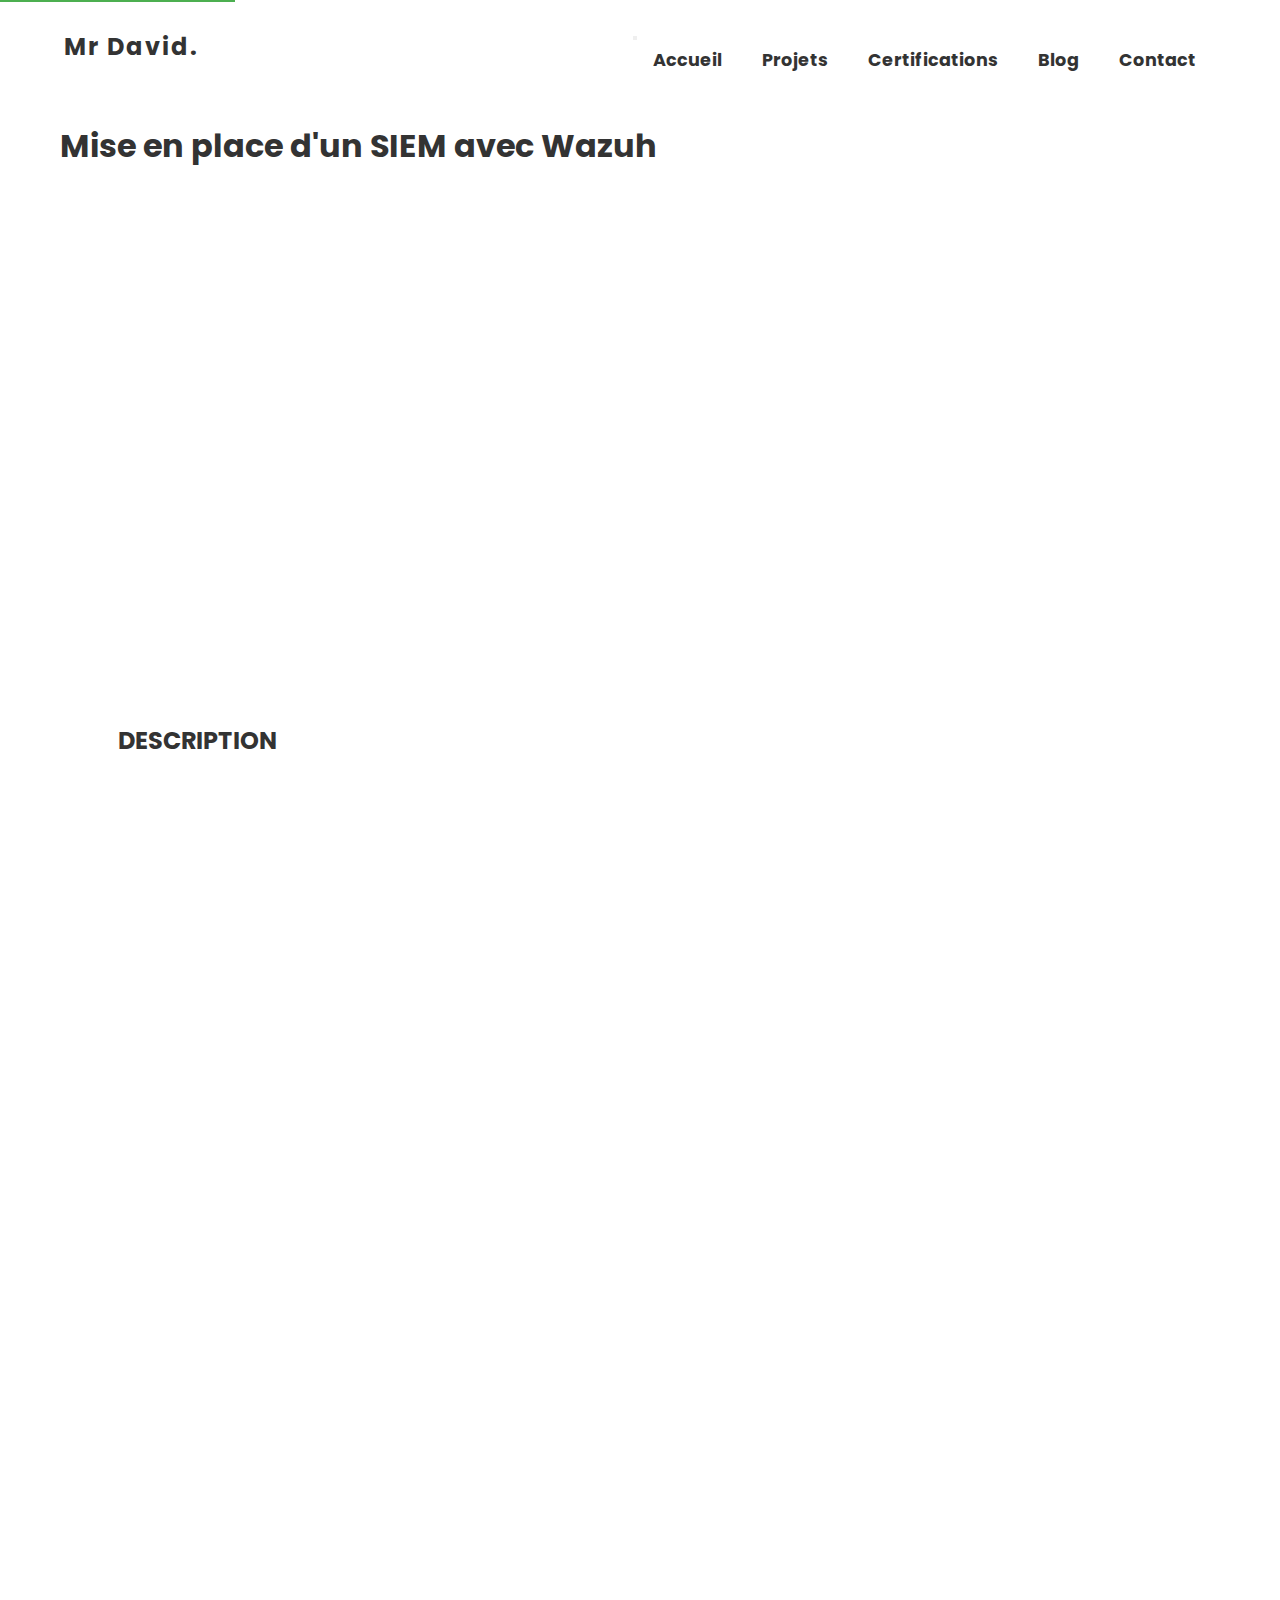
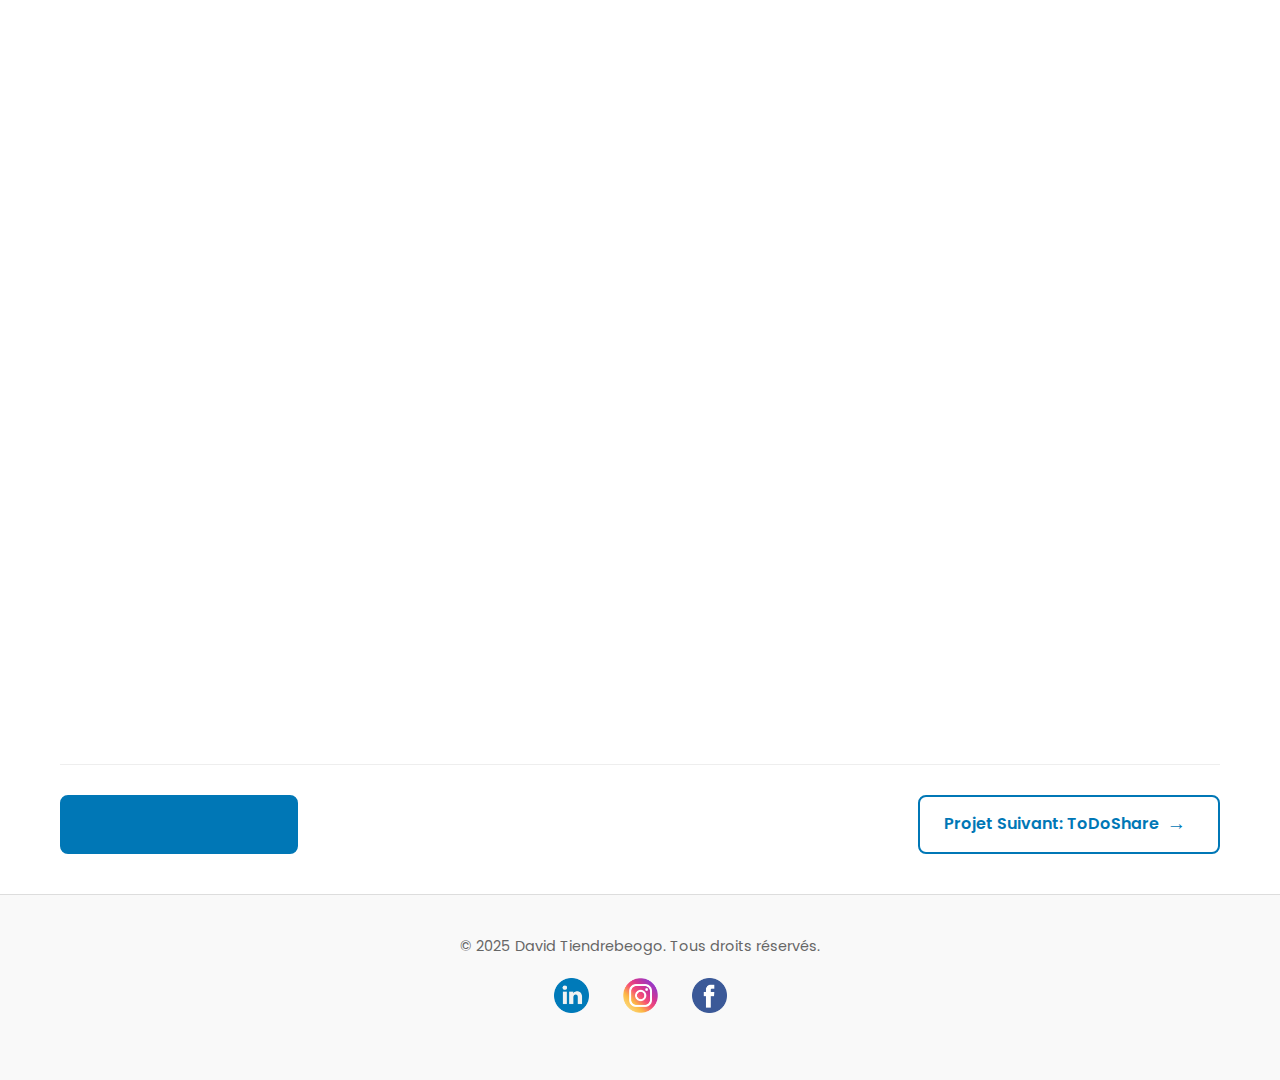
<file: projets/projet1.html>
<!DOCTYPE html>
<html lang="fr">
<head>
  <meta charset="UTF-8">
  <meta name="viewport" content="width=device-width, initial-scale=1.0">
  <meta name="description" content="Mise en place d'un SIEM avec Wazuh - Un projet de sécurité informatique par David Tiendrebeogo">
  <meta name="keywords" content="SIEM, Wazuh, sécurité informatique, cybersécurité, logs, monitoring">
  <meta name="author" content="David Tiendrebeogo">
  <meta name="theme-color" content="#0077b6">
  <meta property="og:title" content="Projet SIEM avec Wazuh - David Tiendrebeogo">
  <meta property="og:description" content="Découvrez mon projet de mise en place d'un SIEM avec Wazuh pour la sécurité informatique">
  <meta property="og:image" content="../images/SIEM.jpg">
  <meta property="og:url" content="https://davidtiendrebeogo.com/projets/projet1.html">
  
  <title>Mise en place d'un SIEM avec Wazuh - David Tiendrebeogo</title>
  <link rel="stylesheet" href="../style.css">
  <link rel="preconnect" href="https://fonts.googleapis.com">
  <link rel="preconnect" href="https://fonts.gstatic.com" crossorigin>
  <link href="https://fonts.googleapis.com/css2?family=Poppins:wght@400;600&display=swap" rel="stylesheet">
  <link rel="icon" type="image/png" href="../images/favicon.png">
  <script src="../navigation.js" defer></script>
</head>
<body>
  <!-- Skip to main content for accessibility -->
  <a href="#main-content" class="skip-link">Passer au contenu principal</a>

  <!-- Navigation -->
  <header role="banner">
    <div class="logo" aria-label="Logo Mr David">
      <span>Mr David.</span>
    </div>
    <nav role="navigation" aria-label="Navigation principale">
      <button class="menu-toggle" aria-expanded="false" aria-controls="main-menu" aria-label="Toggle menu">
        <span class="hamburger"></span>
      </button>
      <ul id="main-menu">
        <li><a href="../index.html#accueil">Accueil</a></li>
        <li><a href="../index.html#projets">Projets</a></li>
        <li><a href="../index.html#certifications">Certifications</a></li>
        <li><a href="../index.html#blog">Blog</a></li>
        <li><a href="../index.html#contact">Contact</a></li>
      </ul>
    </nav>
  </header>

  <main id="main-content" class="project-page">
    <article class="project-detail">
      <div class="content-box">
        <h1>Mise en place d'un SIEM avec Wazuh</h1>
        
        <figure class="project-image-container">
          <img src="../images/SIEM.jpg" alt="Interface du SIEM Wazuh montrant des tableaux de bord de sécurité" class="project-image" loading="lazy">
          <figcaption>Dashboard principal du SIEM Wazuh</figcaption>
        </figure>

        <section class="project-description" aria-labelledby="description-title">
          <h2 id="description-title">DESCRIPTION</h2>
          <div class="description-content">
            <p>Le projet de mise en place d'un SIEM (Security Information and Event Management) avec Wazuh vise à renforcer la sécurité informatique d'une organisation en centralisant, corrélant et analysant en temps réel les événements issus de différents équipements du système d'information. Grâce à Wazuh, une plateforme open-source puissante et flexible, il devient possible de détecter rapidement les menaces, d'automatiser les alertes et de répondre efficacement aux incidents de sécurité.</p>
            <p>L'architecture du projet repose sur l'installation de l'agent Wazuh sur les machines à surveiller (serveurs, postes clients, équipements réseau), lesquels envoient leurs journaux et événements au serveur Wazuh. Ce dernier est couplé à un moteur de corrélation, une interface Kibana pour la visualisation, et un module d'alerte pour informer les administrateurs en cas d'anomalies. L'objectif est de disposer d'une vue unifiée et dynamique de l'état de sécurité du système d'information.</p>
            <p>Ce projet contribue non seulement à améliorer la posture de cybersécurité de l'organisation, mais aussi à répondre aux exigences de conformité (ISO 27001, RGPD, etc.). Il permet une meilleure anticipation des risques, une réduction du temps de réponse aux incidents et une traçabilité accrue des événements critiques. Grâce à Wazuh, l'organisation peut évoluer vers une gestion proactive de la sécurité, tout en maîtrisant les coûts liés à l'utilisation de solutions propriétaires.</p>
          </div>
        </section>

        <section class="project-technologies" aria-labelledby="technologies-title">
          <h2 id="technologies-title">TECHNOLOGIES UTILISÉES</h2>
          <ul>
            <li><strong>Wazuh Manager</strong> : Composant central pour l'analyse, la corrélation et la gestion des données de sécurité.</li>
            <li><strong>Wazuh Agent</strong> : Logiciel installé sur les hôtes à surveiller pour collecter les logs et informations système.</li>
            <li><strong>Elasticsearch</strong> : Moteur de recherche et d'indexation pour stocker et interroger les événements de sécurité.</li>
            <li><strong>Kibana</strong> : Interface graphique pour visualiser et analyser les données collectées.</li>
            <li><strong>Filebeat (optionnel)</strong> : Outil de collecte de logs pour envoyer des fichiers journaux vers Elasticsearch.</li>
            <li><strong>OpenSearch</strong> : Alternative à Elasticsearch/Kibana pour une suite 100 % open-source.</li>
            <li><strong>Docker</strong> : Pour déployer les composants dans des conteneurs isolés.</li>
            <li><strong>Ansible/Terraform</strong> : Pour automatiser le déploiement et la configuration.</li>
            <li><strong>Linux (Ubuntu/CentOS)</strong> : Système d'exploitation pour les serveurs.</li>
            <li><strong>SSL/TLS</strong> : Pour le chiffrement des communications.</li>
          </ul>
        </section>

        <section class="project-features" aria-labelledby="features-title">
          <h2 id="features-title">FONCTIONNALITÉS</h2>
          <ul>
            <li><strong>Collecte centralisée des logs</strong> : Agrégation des journaux système, applicatifs et de sécurité.</li>
            <li><strong>Détection des intrusions</strong> : Analyse en temps réel des événements suspects.</li>
            <li><strong>Visualisation avancée</strong> : Tableaux de bord interactifs via Kibana.</li>
            <li><strong>Alertes personnalisées</strong> : Notifications en fonction de règles définies.</li>
            <li><strong>Conformité</strong> : Rapports automatisés pour ISO 27001, RGPD, etc.</li>
          </ul>
        </section>

        <div class="project-navigation">
          <a href="../index.html#projets" class="back-link" aria-label="Retour à la liste des projets">
            <span class="icon">←</span> Retour aux Projets
          </a>
          <a href="projet2.html" class="next-link" aria-label="Voir le projet suivant: ToDoShare">
            Projet Suivant: ToDoShare <span class="icon">→</span>
          </a>
        </div>
      </div>
    </article>
  </main>

  <!-- Footer -->
  <footer role="contentinfo">
    <div class="footer-content">
      <p>&copy; 2025 David Tiendrebeogo. Tous droits réservés.</p>
      <div class="social-links" aria-label="Réseaux sociaux">
        <a href="https://www.linkedin.com/in/david-tiendrebeogo/" target="_blank" rel="noopener noreferrer" aria-label="Visitez mon profil LinkedIn">
          <img src="../assets/linkedin.png" alt="" class="social-icon" loading="lazy">
          <span class="sr-only">LinkedIn</span>
        </a>
        <a href="https://www.instagram.com/david.consigliere.tbg?igsh=eW02Mm1ndXI5a3dw" target="_blank" rel="noopener noreferrer" aria-label="Visitez mon profil instagram">
          <img src="../assets/instagram.png" alt="" class="social-icon" loading="lazy">
          <span class="sr-only">Instagram</span>
        </a>
        <a href="https://www.facebook.com/share/1Kxgex4xhY/" target="_blank" rel="noopener noreferrer" aria-label="Visitez mon profil Facebook">
          <img src="../assets/facebook.png" alt="" class="social-icon" loading="lazy">
          <span class="sr-only">Facebook</span>
        </a>
      </div>
    </div>
  </footer>

  <script src="../script.js" defer></script>

  <script>
    function topFunction() {
        document.body.scrollTop = 0; // For Safari
        document.documentElement.scrollTop = 0; // For Chrome, Firefox, IE and Opera
    }
  </script>
</body>
</html>
</file>
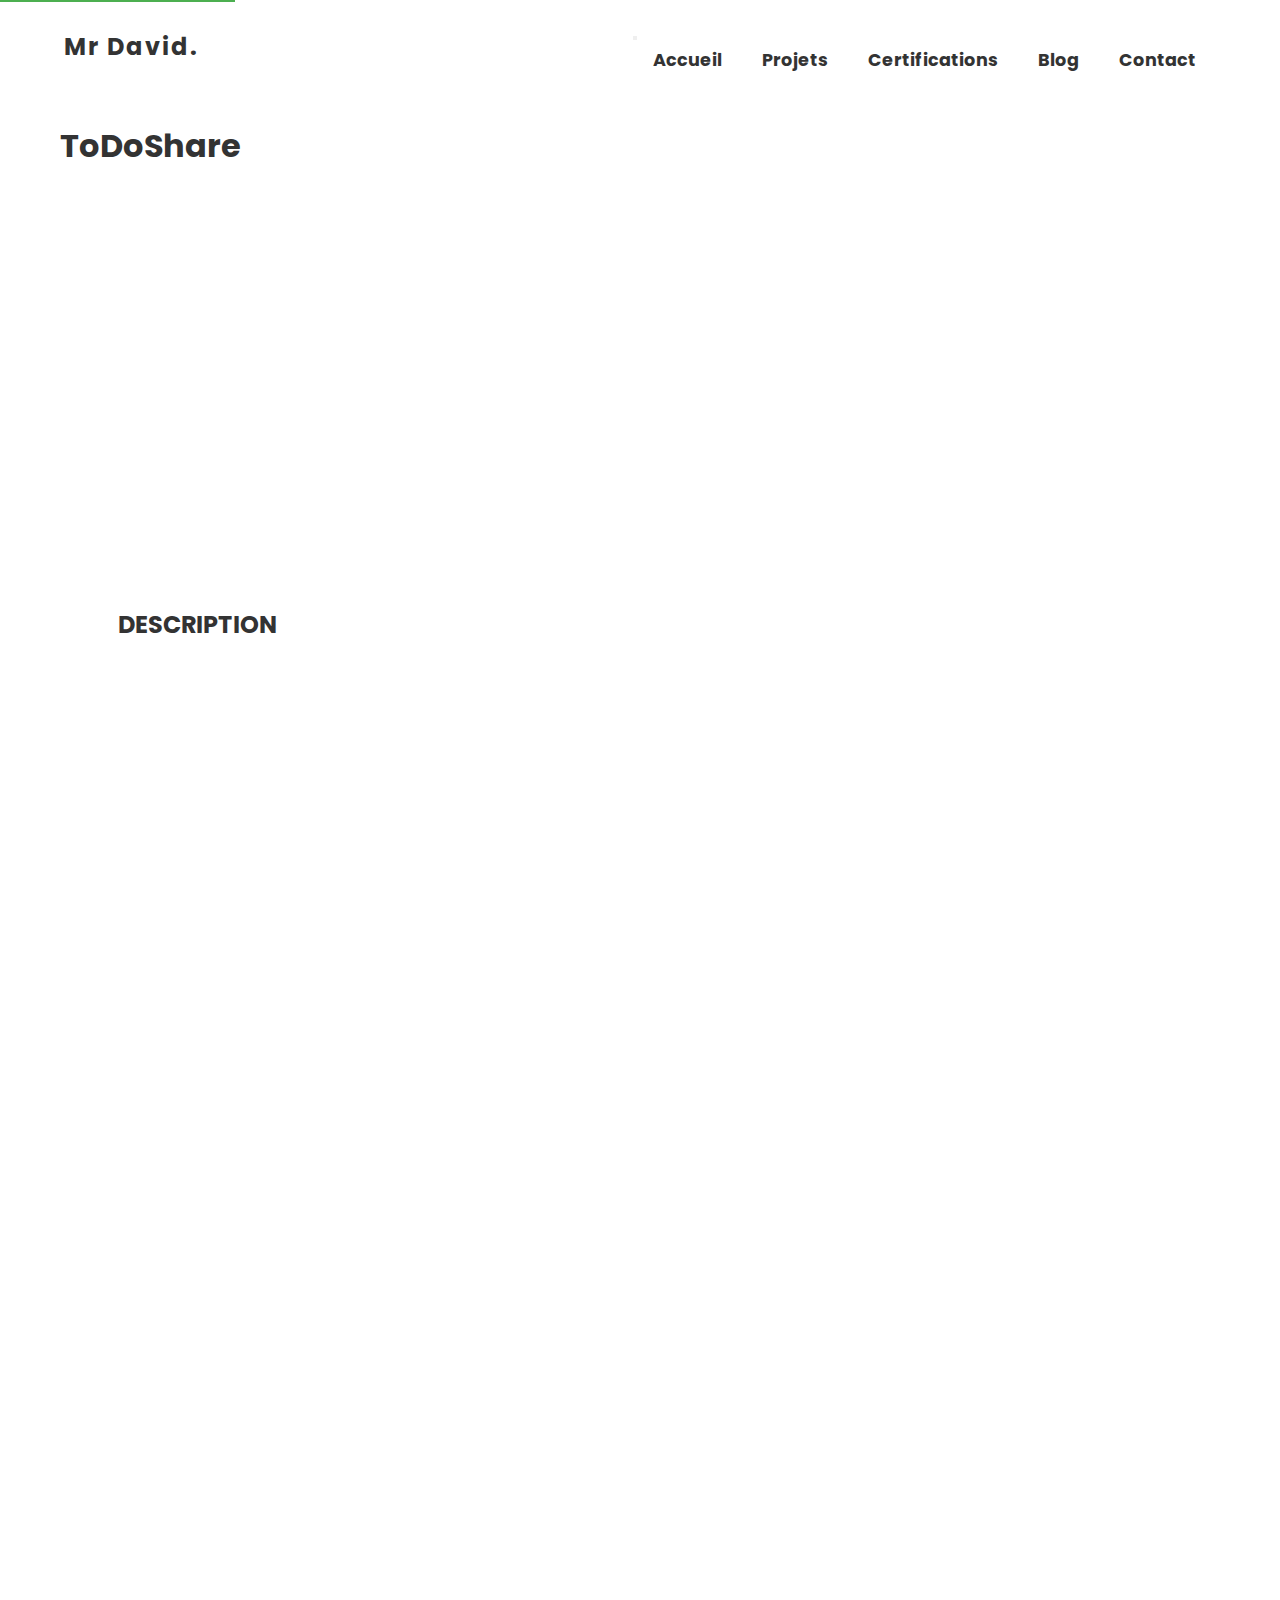
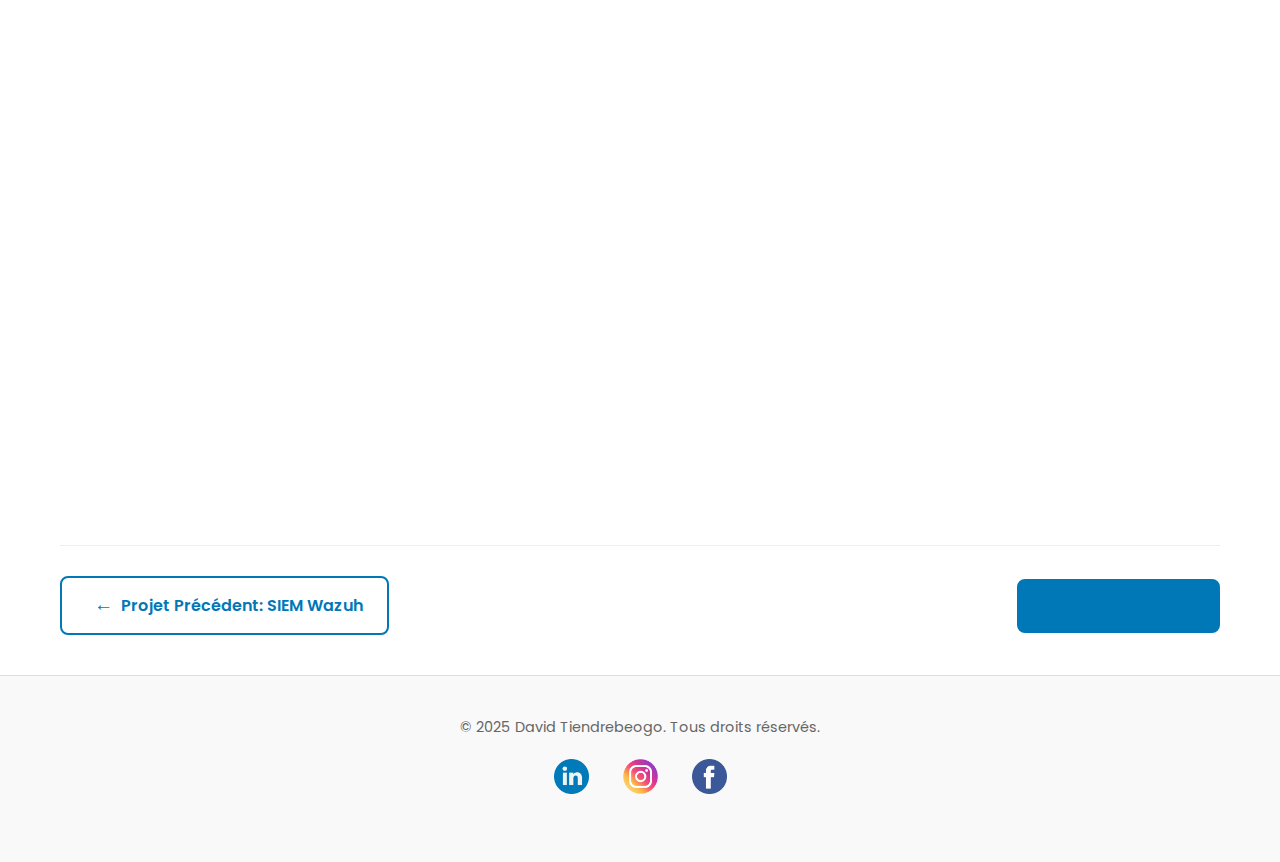
<file: projets/projet2.html>
<!DOCTYPE html>
<html lang="fr">
<head>
  <meta charset="UTF-8">
  <meta name="viewport" content="width=device-width, initial-scale=1.0">
  <meta name="description" content="ToDoShare - Application web collaborative de gestion de tâches développée par David Tiendrebeogo">
  <meta name="keywords" content="ToDoShare, gestion de tâches, application collaborative, React, Node.js, MongoDB">
  <meta name="author" content="David Tiendrebeogo">
  <meta name="theme-color" content="#0077b6">
  <meta property="og:title" content="ToDoShare - Application Collaborative - David Tiendrebeogo">
  <meta property="og:description" content="Découvrez ToDoShare, une application web moderne pour la gestion collaborative de tâches">
  <meta property="og:image" content="../images/2DOSHARE.jpg">
  <meta property="og:url" content="https://davidtiendrebeogo.com/projets/projet2.html">
  
  <title>ToDoShare - Application Collaborative - David Tiendrebeogo</title>
  <link rel="stylesheet" href="../style.css">
  <link rel="preconnect" href="https://fonts.googleapis.com">
  <link rel="preconnect" href="https://fonts.gstatic.com" crossorigin>
  <link href="https://fonts.googleapis.com/css2?family=Poppins:wght@400;600&display=swap" rel="stylesheet">
  <link rel="icon" type="image/png" href="../images/favicon.png">
  <script src="../navigation.js" defer></script>
</head>
<body>
  <!-- Skip to main content for accessibility -->
  <a href="#main-content" class="skip-link">Passer au contenu principal</a>

  <!-- Navigation -->
  <header role="banner">
    <div class="logo" aria-label="Logo Mr David">
      <span>Mr David.</span>
    </div>
    <nav role="navigation" aria-label="Navigation principale">
      <button class="menu-toggle" aria-expanded="false" aria-controls="main-menu" aria-label="Toggle menu">
        <span class="hamburger"></span>
      </button>
      <ul id="main-menu">
        <li><a href="../index.html#accueil">Accueil</a></li>
        <li><a href="../index.html#projets">Projets</a></li>
        <li><a href="../index.html#certifications">Certifications</a></li>
        <li><a href="../index.html#blog">Blog</a></li>
        <li><a href="../index.html#contact">Contact</a></li>
      </ul>
    </nav>
  </header>

  <main id="main-content" class="project-page">
    <article class="project-detail">
      <div class="content-box">
        <h1>ToDoShare</h1>
        
        <figure class="project-image-container">
          <img src="../images/2DOSHARE.jpg" alt="Interface de l'application ToDoShare montrant la gestion des tâches" class="project-image" loading="lazy">
          <figcaption>Interface principale de ToDoShare</figcaption>
        </figure>

        <section class="project-description" aria-labelledby="description-title">
          <h2 id="description-title">DESCRIPTION</h2>
          <div class="description-content">
            <p>ToDoShare est une application web collaborative conçue pour permettre à plusieurs utilisateurs de créer, organiser et suivre des listes de tâches partagées. Que ce soit pour des travaux scolaires, des projets d'équipe ou des tâches domestiques, cette plateforme favorise une gestion simple et efficace des responsabilités communes. Grâce à une interface claire et intuitive, les utilisateurs peuvent se concentrer sur l'essentiel : accomplir leurs objectifs en équipe.</p>
            <p>Le projet vise à introduire les débutants à des concepts clés du développement web moderne, tout en répondant à un besoin réel : la coordination en ligne. À travers sa construction, on apprend à manipuler des bases de données, à créer des interfaces réactives et à gérer des utilisateurs avec authentification. Il est aussi un bon prétexte pour apprendre la structure d'une API RESTful, les bonnes pratiques de sécurité et l'organisation du code côté client et serveur.</p>
            <p>En plus de son utilité concrète, ToDoShare peut facilement évoluer : ajout de notifications, gestion des priorités ou intégration d'un calendrier. Cette capacité à être enrichi en fait un excellent projet de base pour apprendre tout en construisant quelque chose de réellement utilisable. Il peut aussi être mis en ligne gratuitement, ce qui permet aux débutants de montrer leur travail et de le tester dans un environnement réel.</p>
          </div>
        </section>

        <section class="project-technologies" aria-labelledby="technologies-title">
          <h2 id="technologies-title">TECHNOLOGIES UTILISÉES</h2>
          <ul>
            <li><strong>Frontend</strong> : React.js avec Tailwind CSS pour une interface moderne et responsive</li>
            <li><strong>Backend</strong> : Node.js et Express.js pour une API RESTful robuste</li>
            <li><strong>Base de données</strong> : MongoDB avec Mongoose pour un stockage flexible</li>
            <li><strong>Authentification</strong> : JWT et Bcrypt.js pour la sécurité</li>
            <li><strong>Temps réel</strong> : Socket.io pour les mises à jour en direct</li>
            <li><strong>Tests</strong> : Jest et React Testing Library</li>
            <li><strong>CI/CD</strong> : GitHub Actions pour le déploiement automatisé</li>
            <li><strong>Hébergement</strong> : Vercel (frontend) et Railway (backend)</li>
          </ul>
        </section>

        <section class="project-features" aria-labelledby="features-title">
          <h2 id="features-title">FONCTIONNALITÉS</h2>
          <ul>
            <li><strong>Authentification sécurisée</strong> : Inscription et connexion avec validation</li>
            <li><strong>Gestion des projets</strong> : Création et partage d'espaces de travail</li>
            <li><strong>Tâches collaboratives</strong> : Attribution et suivi des responsabilités</li>
            <li><strong>Interface adaptative</strong> : Design responsive avec mode sombre</li>
            <li><strong>Notifications</strong> : Alertes en temps réel pour les mises à jour</li>
            <li><strong>Filtres et recherche</strong> : Organisation efficace des tâches</li>
            <li><strong>Export de données</strong> : Rapports PDF et CSV des projets</li>
          </ul>
        </section>

        <div class="project-navigation">
          <a href="projet1.html" class="prev-link" aria-label="Voir le projet précédent: SIEM Wazuh">
            <span class="icon">←</span> Projet Précédent: SIEM Wazuh
          </a>
          <a href="../index.html#projets" class="back-link" aria-label="Retour à la liste des projets">
            Retour aux Projets
          </a>
        </div>
      </div>
    </article>
  </main>

  <!-- Footer -->
  <footer role="contentinfo">
    <div class="footer-content">
      <p>&copy; 2025 David Tiendrebeogo. Tous droits réservés.</p>
      <div class="social-links" aria-label="Réseaux sociaux">
        <a href="https://www.linkedin.com/in/david-tiendrebeogo/" target="_blank" rel="noopener noreferrer" aria-label="Visitez mon profil LinkedIn">
          <img src="../assets/linkedin.png" alt="" class="social-icon" loading="lazy">
          <span class="sr-only">LinkedIn</span>
        </a>
        <a href="https://www.instagram.com/david.consigliere.tbg?igsh=eW02Mm1ndXI5a3dw" target="_blank" rel="noopener noreferrer" aria-label="Visitez mon profil instagram">
          <img src="../assets/instagram.png" alt="" class="social-icon" loading="lazy">
          <span class="sr-only">Instagram</span>
        </a>
        <a href="https://www.facebook.com/share/1Kxgex4xhY/" target="_blank" rel="noopener noreferrer" aria-label="Visitez mon profil Facebook">
          <img src="../assets/facebook.png" alt="" class="social-icon" loading="lazy">
          <span class="sr-only">Facebook</span>
        </a>
      </div>
    </div>
  </footer>

  <script src="../script.js" defer></script>
</body>
</html>
</file>
<file: style.css>
/* Reset des styles - Ensures consistent styling across browsers */
* {
  margin: 0;
  padding: 0;
  box-sizing: border-box; /* Includes padding and border in element's total width and height */
}

body {
  font-family: 'Poppins', sans-serif; /* Modern, clean font */
  background-color: #fff;
  color: #333; /* Dark grey text for readability */
  line-height: 1.6; /* Improved line spacing for better readability */
  overflow-x: hidden; /* Prevents horizontal scrolling */
}


/* Header (navigation) */
header {
  display: flex;
  justify-content: space-between; /* Spreads logo and nav items apart */
  align-items: center; /* Vertically centers items */
  padding: 20px 10%;
  position: fixed; /* Keeps header at top while scrolling */
  top: 0;
  width: 100%;
  background-color: white;
  z-index: 10; /* Ensures header stays above other content */
}

header .logo {
  font-size: 1.5em;
  font-weight: bold;
  letter-spacing: 2px; /* Spaces out letters for style */
}

header nav ul {
  display: flex; /* Creates horizontal navigation */
  list-style: none;
}

header nav ul li {
  margin: 0 20px; /* Spacing between nav items */
}

header nav ul li a {
  text-decoration: none;
  color: #333;
  font-weight: bold;
  font-size: 1.1em;
}

header nav ul li a:hover {
  color: #0077b6; /* Blue color on hover */
  border-bottom: 2px solid #0077b6; /* Underline effect */
  padding-bottom: 5px;
}

/* Section Accueil */
.intro {
  display: flex;
  flex-direction: column;
  justify-content: center;
  align-items: center;
  height: 100vh;
  text-align: center;
  background: linear-gradient(to bottom, #ffffff, #f0f4f8); /* Fond dégradé léger */
  position: relative;
  padding-top: 80px;
  overflow: hidden; /* Eviter que les cercles débordent */
}

.intro h1 {
  font-size: 2em;
  color: #333;
  opacity: 0; /* Texte invisible au début */
  animation: fadeIn 1.5s ease forwards 0.5s; /* Animation du texte */
}

.intro h2 {
  font-size: 4em;
  font-weight: bold;
  color: #000;
  margin: 10px 0;
  opacity: 0;
  animation: fadeIn 1.5s ease forwards 1s;
}

.intro p {
  font-size: 1.2em;
  color: #666;
  margin-bottom: 30px;
  opacity: 0;
  animation: fadeIn 1.5s ease forwards 1.5s;
}

/* Positionnement et taille des cercles ajustés */
.circles {
  position: absolute;
  top: 50%;
  left: 50%;
  transform: translate(-50%, -50%);
  display: flex;
  justify-content: space-between;
  width: 100%;
  max-width: 500px;
  z-index: -1; /* Placer les cercles derrière le texte */
}

.circle {
  border-radius: 50%;
  background-color: #f0f0f0;
  box-shadow: 0 15px 30px rgba(0, 0, 0, 0.15); /* Ombres subtiles */
  animation: scaleIn 3s ease-out infinite;
}

.circle.large {
  width: 180px;
  height: 180px;
}

.circle.small {
  width: 120px;
  height: 120px;
}

/* Animation des cercles */
@keyframes scaleIn {
  0% {
    transform: scale(0);
  }
  50% {
    transform: scale(1.2);
  }
  100% {
    transform: scale(1);
  }
}

/* Animation du texte d'introduction */
@keyframes fadeIn {
  from {
    opacity: 0;
    transform: translateY(20px);
  }
  to {
    opacity: 1;
    transform: translateY(0);
  }
}

@keyframes fadeIn {
  from {
    opacity: 0;
  }
  to {
    opacity: 1;
  }
}

section {
  animation: fadeIn 1s ease-out;
  padding: 60px 5%; /* Réduction du padding sur mobile */
  overflow: hidden; /* Évite les débordements */
  width: 100%;
}


/* Section Projets */
#projets {
  padding: 80px 10%;
  background-color: #f9f9f9;
}

#projets h2 {
  font-size: 2.5em;
  margin-bottom: 20px;
}

#projets ul {
  list-style: none;
}

#projets li {
  margin-bottom: 40px;
}

.project-image {
  width: 30%; /* Largeur de l'image */
  height: auto; /* Hauteur de l'image */
  max-width: 600px;
  margin-top: 20px;
}

.project-link {
  display: inline-block;
  padding: 10px 20px;
  background-color: #0077b6;
  color: white;
  text-decoration: none;
  border-radius: 5px;
}

.project-link:hover {
  background-color: #005f8d;
}

a:hover, button:hover {
  background-color: #4CAF50; /* Couleur verte */
  color: white;
  transition: background-color 0.3s ease;
}

nav ul li a:hover {
  color: #4CAF50; /* Couleur lors du survol */
  text-decoration: underline;
}


/* Section Blog */
#blog {
  padding: 80px 10%;
  background-color: #fff;
}

#blog h2 {
  font-size: 2.5em;
  margin-bottom: 20px;
}

#blog article {
  margin-bottom: 40px;
}

.article-excerpt {
  font-size: 1em;
  color: #666;
}

.read-more {
  color: #0077b6;
  text-decoration: none;
}

.read-more:hover {
  text-decoration: underline;
}

/* Section Contact */
#contact {
  padding: 100px 10%;
  background: linear-gradient(135deg, #f8f9fa 0%, #e9ecef 100%);
  min-height: 100vh;
  display: flex;
  flex-direction: column;
  justify-content: center;
  align-items: center;
}

#contact h2 {
  font-size: 2.5em;
  margin-bottom: 40px;
  color: #333;
  text-align: center;
  position: relative;
}

#contact h2:after {
  content: '';
  display: block;
  width: 60px;
  height: 4px;
  background: #0077b6;
  margin: 20px auto;
  border-radius: 2px;
}

/* Contact Form Styling */
#contact-form {
  width: 100%;
  max-width: 600px;
  background: white;
  padding: 40px;
  border-radius: 15px;
  box-shadow: 0 10px 30px rgba(0, 0, 0, 0.1);
}

.form-group {
  display: grid;
  grid-template-columns: 150px 1fr;
  gap: 20px;
  align-items: center;
  margin-bottom: 25px;
}

#contact-form label {
  font-size: 1em;
  color: #333;
  font-weight: 500;
  text-align: right;
  padding-right: 10px;
}

#contact-form input,
#contact-form textarea {
  width: 100%;
  padding: 12px 15px;
  border: 2px solid #e0e0e0;
  border-radius: 8px;
  font-size: 1em;
  transition: all 0.3s ease;
}

#contact-form textarea {
  min-height: 150px;
  resize: vertical;
}

#contact-form input:focus,
#contact-form textarea:focus {
  border-color: #0077b6;
  outline: none;
  box-shadow: 0 0 0 3px rgba(0, 119, 182, 0.1);
}

.button-group {
  grid-column: 2 / 3;
  margin-top: 10px;
}

#contact-form button {
  width: 100%;
  padding: 15px 25px;
  background: #0077b6;
  color: white;
  border: none;
  border-radius: 8px;
  font-size: 1.1em;
  font-weight: 600;
  cursor: pointer;
  transition: all 0.3s ease;
}

#contact-form button:hover {
  background: #005f8d;
  transform: translateY(-2px);
  box-shadow: 0 5px 15px rgba(0, 119, 182, 0.3);
}

/* Dark mode support */
@media (prefers-color-scheme: dark) {
  #contact {
    background: linear-gradient(135deg, #1a1a1a 0%, #2a2a2a 100%);
  }

  #contact h2 {
    color: #e0e0e0;
  }

  #contact-form {
    background: #2a2a2a;
  }

  #contact-form label {
    color: #e0e0e0;
  }

  #contact-form input,
  #contact-form textarea {
    background-color: #333;
    border-color: #404040;
    color: #e0e0e0;
  }

  #contact-form input:focus,
  #contact-form textarea:focus {
    background-color: #404040;
    border-color: #0077b6;
  }
}

/* Responsive adjustments */
@media (max-width: 768px) {
  #contact {
    padding: 60px 20px;
  }

  .form-group {
    grid-template-columns: 1fr;
    gap: 10px;
  }

  #contact-form label {
    text-align: left;
    padding-right: 0;
  }

  .button-group {
    grid-column: 1 / 2;
  }

  #contact-form {
    padding: 20px;
  }

  #contact h2 {
    font-size: 2em;
  }
}

/* Touch device optimizations */
@media (hover: none) {
  #contact-form button {
    padding: 18px 25px;
  }

  #contact-form input,
  #contact-form textarea {
    font-size: 16px;
  }
}

/* Section Certifications */
#certifications {
  padding: 80px 5%;
  background-color: #f9f9f9;
}

#certifications h2 {
  font-size: 2.5em;
  margin-bottom: 40px;
  text-align: left; /* Aligner le titre à gauche */
  margin-left: 116px; /* Espacer un peu le titre du bord gauche */
}

/* Conteneur de chaque certification */
.certification {
  display: flex;
  flex-direction: row;
  align-items: center;
  gap: 30px;
  background: white;
  padding: 30px;
  margin-bottom: 30px;
  border-radius: 10px;
  box-shadow: 0 2px 10px rgba(0, 0, 0, 0.1);
  transition: transform 0.3s ease;
}

.certification:hover {
  transform: translateY(-5px); /* Effet au survol */
  box-shadow: 0 6px 15px rgba(0, 0, 0, 0.2); /* Ombre au survol */
}

/* Style de l'image du badge de certification */
.certification-badge {
  width: 150px;
  height: 150px;
  object-fit: cover;
  border-radius: 10px;
  flex-shrink: 0; /* Empêche l'image de rétrécir */
}

/* Détails de la certification */
.certification-details {
  flex: 1;
}

.certification-details h3 {
  color: #0077b6;
  margin-bottom: 15px;
  font-size: 1.4em;
}

.certification-details p {
  color: #666;
  line-height: 1.6;
}

/* Footer */
footer {
  background-color: #f9f9f9;
  padding: 40px 10%;
  text-align: center;
  color: #333;
  border-top: 1px solid #ddd;
}

footer p {
  font-size: 0.9em;
  color: #666;
  margin-bottom: 20px;
}

.social-links {
  margin-bottom: 20px;
}

.social-links a {
  margin: 0 15px;
  text-decoration: none;
  display: inline-block;
}

.social-icon {
  width: 35px;
  height: 35px;
  transition: transform 0.3s ease, opacity 0.3s ease;
}

.social-links a:hover .social-icon {
  transform: scale(1.1);
  opacity: 0.8;
}

/* Remove all scroll-to-top related styles */
.scroll-top {
  display: none !important;
}

/* Remove these media queries */
@media (prefers-color-scheme: dark) {
  .scroll-top {
    display: none !important;
  }
}

@media (max-width: 768px) {
  .scroll-top {
    display: none !important;
  }
}

/* Responsive Design */
/* Large devices (desktops) */
@media (max-width: 1200px) {
  .intro h2 {
    font-size: 3.5em;
  }
  
  #projets, #blog, #contact {
    padding: 60px 8%;
  }
  
  .project-image {
    width: 40%;
  }
}

/* Medium devices (tablets) */
@media (max-width: 992px) {
  .intro h2 {
    font-size: 3em;
  }
  
  .circle.large {
    width: 150px;
    height: 150px;
  }
  
  .circle.small {
    width: 100px;
    height: 100px;
  }
  
  .project-image {
    width: 50%;
  }
}

/* Small devices (landscape phones) */
@media (max-width: 768px) {
  header {
    padding: 15px 5%;
  }

  .intro h2 {
    font-size: 3em;
  }

  footer {
    padding: 30px 5%;
  }

  .social-links a {
    margin: 0 10px;
  }
}

/* Extra small devices (phones) */
@media (max-width: 576px) {
  .intro h2 {
    font-size: 2em;
  }
  
  .intro p {
    font-size: 1em;
  }
  
  .project-image {
    width: 100%;
  }
  
  #contact {
    height: auto;
    min-height: 100vh;
  }
  
  .circle.large {
    width: 120px;
    height: 120px;
  }
  
  .circle.small {
    width: 80px;
    height: 80px;
  }
  
  .social-links {
    flex-wrap: wrap;
    justify-content: center;
  }
  
  .social-links a {
    margin: 5px;
  }
  
  #contact-form input,
  #contact-form textarea {
    font-size: 16px; /* Prevents zoom on mobile devices */
  }
}

/* Fix for devices with notches */
@supports (padding: max(0px)) {
  header {
    padding-left: max(5%, env(safe-area-inset-left));
    padding-right: max(5%, env(safe-area-inset-right));
  }
}

/* Improve touch targets for mobile */
@media (hover: none) {
  header nav ul li a,
  .project-link,
  .read-more,
  .social-links a {
    padding: 12px;
    margin: 5px;
  }
}

/* High-resolution screens */
@media (-webkit-min-device-pixel-ratio: 2), (min-resolution: 192dpi) {
  img {
    image-rendering: -webkit-optimize-contrast;
  }
}

/* Dark mode support */
@media (prefers-color-scheme: dark) {
  body {
    background-color: #121212;
    color: #e0e0e0;
  }
  
  header {
    background-color: #1a1a1a;
  }
  
  header nav ul li a {
    color: #e0e0e0;
  }
  
  .intro {
    background: linear-gradient(to bottom, #121212, #1a1a1a);
  }
  
  #projets, #contact {
    background-color: #1a1a1a;
  }
  
  #blog {
    background-color: #121212;
  }
  
  .article-excerpt {
    color: #b0b0b0;
  }
}

/* Print styles */
@media print {
  header nav,
  .scroll-to-top,
  #contact-form,
  .social-links {
    display: none;
  }
  
  body {
    background: none;
    color: black;
  }
  
  a {
    text-decoration: none;
    color: black;
  }
  
  .intro,
  #projets,
  #blog,
  #contact {
    padding: 20px;
    page-break-inside: avoid;
  }
}

/* Accessibility - Skip Link */
.skip-link {
  position: absolute;
  top: -40px;
  left: 0;
  background: #0077b6;
  color: white;
  padding: 8px;
  z-index: 100;
  transition: top 0.3s ease;
}

.skip-link:focus {
  top: 0;
}

/* Screen reader only text */
.sr-only {
  position: absolute;
  width: 1px;
  height: 1px;
  padding: 0;
  margin: -1px;
  overflow: hidden;
  clip: rect(0, 0, 0, 0);
  white-space: nowrap;
  border: 0;
}

/* Styles pour le menu mobile */
@media (max-width: 768px) {
    .menu-toggle {
        display: block;
        background: none;
        border: none;
        padding: 10px;
        cursor: pointer;
        z-index: 1000;
    }

    .hamburger {
        display: block;
        width: 24px;
        height: 2px;
        background: #333;
        position: relative;
        transition: all 0.3s ease-in-out;
    }

    .hamburger::before,
    .hamburger::after {
        content: '';
        position: absolute;
        width: 24px;
        height: 2px;
        background: #333;
        transition: all 0.3s ease-in-out;
    }

    .hamburger::before {
        transform: translateY(-8px);
    }

    .hamburger::after {
        transform: translateY(8px);
    }

    /* Animation du hamburger */
    .menu-toggle[aria-expanded="true"] .hamburger {
        background: transparent;
    }

    .menu-toggle[aria-expanded="true"] .hamburger::before {
        transform: rotate(45deg);
    }

    .menu-toggle[aria-expanded="true"] .hamburger::after {
        transform: rotate(-45deg);
    }

    nav ul {
        display: none;
        position: absolute;
        top: 100%;
        left: 0;
        width: 100%;
        background: white;
        flex-direction: column;
        padding: 0;
        margin: 0;
        box-shadow: 0 2px 5px rgba(0,0,0,0.1);
        opacity: 0;
        visibility: hidden;
        transition: opacity 0.3s ease, visibility 0.3s ease;
    }

    nav ul.active {
        display: block;
        opacity: 1;
        visibility: visible;
    }

    nav ul li {
        margin: 0;
        padding: 0;
        border-bottom: 1px solid #eee;
    }

    nav ul li:last-child {
        border-bottom: none;
    }

    nav ul li a {
        display: block;
        padding: 15px 20px;
        text-align: center;
        color: #333;
        text-decoration: none;
    }

    /* Dark mode adjustments */
    @media (prefers-color-scheme: dark) {
        .hamburger,
        .hamburger::before,
        .hamburger::after {
            background: #fff;
        }

        nav ul {
            background: #2a2a2a;
        }

        nav ul li {
            border-bottom-color: #444;
        }

        nav ul li a {
            color: #fff;
        }
    }
}

/* Touch Device Optimizations */
@media (hover: none) {
  a, button {
    min-height: 44px;
    min-width: 44px;
  }
  
  input, textarea {
    font-size: 16px;
  }
}

/* Form validation styles */
input:focus:invalid,
textarea:focus:invalid {
  border-color: #dc3545;
  box-shadow: 0 0 0 0.2rem rgba(220, 53, 69, 0.25);
}

input:focus:valid,
textarea:focus:valid {
  border-color: #28a745;
  box-shadow: 0 0 0 0.2rem rgba(40, 167, 69, 0.25);
}

/* Loading state for form submission */
button[type="submit"].loading {
  position: relative;
  color: transparent;
}

button[type="submit"].loading::after {
  content: "";
  position: absolute;
  width: 16px;
  height: 16px;
  top: 50%;
  left: 50%;
  margin: -8px 0 0 -8px;
  border: 2px solid #fff;
  border-radius: 50%;
  border-right-color: transparent;
  animation: spin 0.75s linear infinite;
}

@keyframes spin {
  100% {
    transform: rotate(360deg);
  }
}

/* Project Page Styles */
.project-page {
  padding-top: 80px;
}

.project-detail {
  max-width: 1200px;
  margin: 0 auto;
  padding: 40px 20px;
}

.project-image-container {
  margin: 40px 0;
  text-align: center;
}

.project-image-container figcaption {
  margin-top: 10px;
  color: #666;
  font-style: italic;
}

.project-image {
  max-width: 100%;
  height: auto;
  border-radius: 8px;
  box-shadow: 0 4px 20px rgba(0, 0, 0, 0.1);
}

.description-content {
  line-height: 1.8;
  color: #333;
}

.description-content p {
  margin-bottom: 20px;
}

.project-technologies ul,
.project-features ul {
  list-style: none;
  padding: 0;
  display: grid;
  grid-template-columns: repeat(auto-fit, minmax(300px, 1fr));
  gap: 20px;
  margin-top: 20px;
}

.project-technologies li,
.project-features li {
  background: #f8f9fa;
  padding: 15px 20px;
  border-radius: 8px;
  box-shadow: 0 2px 4px rgba(0, 0, 0, 0.05);
  transition: transform 0.2s ease, box-shadow 0.2s ease;
}

.project-technologies li:hover,
.project-features li:hover {
  transform: translateY(-2px);
  box-shadow: 0 4px 8px rgba(0, 0, 0, 0.1);
}

.project-navigation {
  display: flex;
  justify-content: space-between;
  align-items: center;
  margin-top: 60px;
  padding-top: 30px;
  border-top: 1px solid #eee;
}

.project-navigation a {
  display: inline-flex;
  align-items: center;
  padding: 12px 24px;
  border: 2px solid #0077b6;
  border-radius: 8px;
  color: #0077b6;
  text-decoration: none;
  font-weight: 600;
  transition: all 0.3s ease;
}

.project-navigation a:hover {
  background-color: #0077b6;
  color: white;
}

.project-navigation .icon {
  font-size: 1.2em;
  margin: 0 8px;
}

.prev-link .icon {
  margin-right: 8px;
}

.next-link .icon {
  margin-left: 8px;
}

/* Dark mode support for project pages */
@media (prefers-color-scheme: dark) {
  .project-detail {
    color: #e0e0e0;
  }
  
  .description-content {
    color: #e0e0e0;
  }
  
  .project-technologies li,
  .project-features li {
    background: #2a2a2a;
    color: #e0e0e0;
  }
  
  .project-image-container figcaption {
    color: #b0b0b0;
  }
  
  .project-navigation {
    border-top-color: #404040;
  }
}

/* Responsive design for project pages */
@media (max-width: 768px) {
  .project-page {
    padding-top: 60px;
  }
  
  .project-detail {
    padding: 20px;
  }
  
  .project-technologies ul,
  .project-features ul {
    grid-template-columns: 1fr;
  }
  
  .project-navigation {
    flex-direction: column;
    gap: 20px;
  }
  
  .project-navigation a {
    width: 100%;
    justify-content: center;
  }
}

/* Animation for project elements */
.project-image-container,
.description-content,
.project-technologies,
.project-features {
  opacity: 0;
  transform: translateY(20px);
  animation: fadeInUp 0.6s ease forwards;
}

.description-content {
  animation-delay: 0.2s;
}

.project-technologies {
  animation-delay: 0.4s;
}

.project-features {
  animation-delay: 0.6s;
}

@keyframes fadeInUp {
  from {
    opacity: 0;
    transform: translateY(20px);
  }
  to {
    opacity: 1;
    transform: translateY(0);
  }
}

/* Article Page Styles */
.article-page {
    padding-top: 80px;
    background-color: #fff;
}

.article-detail {
    max-width: 800px;
    margin: 120px auto 60px;
    padding: 0 20px;
}

.article-detail h1 {
    font-size: 2.5em;
    color: #333;
    margin-bottom: 30px;
    line-height: 1.2;
}

.article-detail .article-image {
    width: 100%;
    height: auto;
    border-radius: 8px;
    margin-bottom: 30px;
    box-shadow: 0 4px 12px rgba(0, 0, 0, 0.1);
}

.article-description {
    background-color: #fff;
    padding: 30px;
    border-radius: 8px;
    box-shadow: 0 2px 8px rgba(0, 0, 0, 0.05);
}

.article-description h2 {
    font-size: 1.8em;
    color: #0077b6;
    margin: 30px 0 20px;
}

.article-description p {
    font-size: 1.1em;
    line-height: 1.8;
    color: #444;
    margin-bottom: 20px;
}

.article-description ul {
    list-style-position: inside;
    margin: 20px 0;
    padding-left: 20px;
}

.article-description li {
    margin-bottom: 15px;
    line-height: 1.6;
}

.article-description strong {
    color: #0077b6;
}

.back-to-blog {
    margin: 40px 0;
    text-align: center;
}

.back-link {
    display: inline-block;
    padding: 12px 24px;
    background-color: #0077b6;
    color: white;
    text-decoration: none;
    border-radius: 5px;
    transition: background-color 0.3s ease;
}

.back-link:hover {
    background-color: #005f8d;
}

/* Dark mode support */
@media (prefers-color-scheme: dark) {
    .article-detail h1 {
        color: #fff;
    }

    .article-description {
        background-color: #2a2a2a;
        box-shadow: 0 2px 8px rgba(0, 0, 0, 0.2);
    }

    .article-description p {
        color: #ddd;
    }

    .article-description strong {
        color: #4dabf7;
    }
}

/* Mobile responsiveness */
@media (max-width: 768px) {
    .article-detail {
        margin-top: 100px;
        padding: 0 15px;
    }

    .article-detail h1 {
        font-size: 2em;
    }

    .article-description {
        padding: 20px;
    }

    .article-description h2 {
        font-size: 1.5em;
    }

    .article-description p {
        font-size: 1em;
    }
}

/* Signature Style */
.signature {
    font-family: 'Pacifico', 'Dancing Script', cursive;
    font-size: 3.5em;
    color: #0077b6;
    text-shadow: 2px 2px 4px rgba(0, 0, 0, 0.1);
    margin: 20px 0;
    position: relative;
    display: inline-block;
    transition: all 0.3s ease;
}

.signature::after {
    content: '';
    position: absolute;
    bottom: -10px;
    left: 0;
    width: 100%;
    height: 2px;
    background: linear-gradient(90deg, 
        transparent 0%, 
        #0077b6 30%, 
        #0077b6 70%, 
        transparent 100%
    );
    transform: scaleX(0.8);
    transition: transform 0.3s ease;
}

.signature:hover {
    transform: translateY(-5px);
    text-shadow: 3px 3px 6px rgba(0, 0, 0, 0.2);
}

.signature:hover::after {
    transform: scaleX(1);
}

/* Dark mode support for signature */
@media (prefers-color-scheme: dark) {
    .signature {
        color: #4db5ff;
        text-shadow: 2px 2px 4px rgba(0, 0, 0, 0.3);
    }

    .signature::after {
        background: linear-gradient(90deg, 
            transparent 0%, 
            #4db5ff 30%, 
            #4db5ff 70%, 
            transparent 100%
        );
    }
}

/* Article Navigation */
.article-navigation {
  display: flex;
  justify-content: space-between;
  margin: 40px 0;
  padding: 20px 0;
  border-top: 1px solid #eee;
}

.article-navigation a {
  display: flex;
  align-items: center;
  text-decoration: none;
  color: #0077b6;
  padding: 10px 15px;
  border-radius: 5px;
  transition: all 0.3s ease;
  background-color: #f8f9fa;
}

.article-navigation a:hover {
  background-color: #0077b6;
  color: white;
}

.article-navigation .nav-label {
  font-size: 0.9em;
  display: block;
  margin-bottom: 5px;
  color: #666;
}

.article-navigation .nav-title {
  font-weight: 600;
}

.prev-article {
  padding-right: 15px;
}

.next-article {
  padding-left: 15px;
  text-align: right;
}

.nav-arrow {
  font-size: 1.2em;
  padding: 0 10px;
}

/* Dark mode support */
@media (prefers-color-scheme: dark) {
  .article-navigation {
    border-top-color: #444;
  }
  
  .article-navigation a {
    background-color: #2a2a2a;
  }
  
  .article-navigation .nav-label {
    color: #999;
  }
}

/* Mobile responsiveness */
@media (max-width: 768px) {
  .article-navigation {
    flex-direction: column;
    gap: 15px;
  }
  
  .next-article {
    text-align: left;
    }
}

/* Media Queries - Adaptation Mobile */
@media (max-width: 1200px) {
  section {
    padding: 60px 5%;
  }

  .certification-badge {
    width: 120px;
    height: 120px;
  }
}

@media (max-width: 992px) {
  .certification {
    padding: 20px;
    gap: 20px;
  }

  .certification-details h3 {
    font-size: 1.2em;
  }
}

@media (max-width: 768px) {
  section {
    padding: 40px 4%;
  }

  .certification {
    flex-direction: column;
    text-align: center;
  }

  .certification-badge {
    width: 100px;
    height: 100px;
    margin-bottom: 15px;
  }

  .certification-details {
    width: 100%;
  }

  /* Amélioration de la navigation mobile */
  header {
    padding: 15px 5%;
  }

  .menu-toggle {
    display: block;
  }

  nav ul {
    display: none;
    position: absolute;
    top: 100%;
    left: 0;
    width: 100%;
    background: white;
    padding: 20px 0;
    box-shadow: 0 2px 10px rgba(0, 0, 0, 0.1);
  }

  nav ul.active {
    display: block;
  }

  nav ul li {
    margin: 10px 0;
    text-align: center;
  }
}

@media (max-width: 576px) {
  section {
    padding: 30px 3%;
  }

  .certification {
    padding: 15px;
  }

  .certification-details h3 {
    font-size: 1.1em;
  }

  .certification-details p {
    font-size: 0.9em;
  }

  /* Ajustements pour les autres sections */
  .intro h2 {
    font-size: 2em;
  }

  .intro p {
    font-size: 1em;
  }

  #projets h2, #blog h2, #contact h2 {
    font-size: 1.8em;
  }
}

/* Dark Mode */
@media (prefers-color-scheme: dark) {
  .certification {
    background: #2a2a2a;
    box-shadow: 0 2px 10px rgba(0, 0, 0, 0.3);
  }

  .certification-details h3 {
    color: #4dabf7;
  }

  .certification-details p {
    color: #ddd;
  }
}

/* Animations fluides */
.certification {
  opacity: 0;
  transform: translateY(20px);
  animation: fadeInUp 0.6s ease forwards;
}

@keyframes fadeInUp {
  to {
    opacity: 1;
    transform: translateY(0);
  }
}

/* Amélioration de l'accessibilité */
.certification:focus-within {
  outline: 2px solid #0077b6;
  outline-offset: 2px;
}

/* Optimisation des performances */
.certification {
  will-change: transform;
}

/* Styles pour le contenu des autres sections */
#projets, #blog, #contact {
  max-width: 1200px;
  margin: 0 auto;
}

.project-card, .blog-card, .contact-form {
  width: 100%;
  margin-bottom: 30px;
}

/* Grille responsive pour les projets et le blog */
.projects-grid, .blog-grid {
  display: grid;
  grid-template-columns: repeat(auto-fit, minmax(280px, 1fr));
  gap: 30px;
  padding: 20px 0;
}

/* Formulaire de contact responsive */
.contact-form {
  max-width: 600px;
  margin: 0 auto;
}

.form-group {
  margin-bottom: 20px;
}

.form-group input,
.form-group textarea {
  width: 100%;
  padding: 10px;
  border: 1px solid #ddd;
  border-radius: 5px;
}

/* Bouton de retour en haut responsive */
#toTop {
  position: fixed;
  bottom: 20px;
  right: 20px;
  padding: 10px 15px;
  background: #0077b6;
  color: white;
  border: none;
  border-radius: 5px;
  cursor: pointer;
  display: none;
  z-index: 99;
}

@media (max-width: 768px) {
  #toTop {
    bottom: 10px;
    right: 10px;
    padding: 8px 12px;
    }
}

/* Reading Progress Bar */
.progress-container {
  position: fixed;
  top: 0;
  z-index: 1000;
  width: 100%;
  height: 4px;
  background: transparent;
}

.progress-bar {
  height: 4px;
  background: #0077b6;
  width: 0%;
  transition: width 0.2s ease;
}

@media (prefers-color-scheme: dark) {
  .progress-bar {
    background: #4db5ff;
  }
}

/* Article Meta Information */
.article-meta {
  margin: 1rem 0;
  color: #666;
  font-size: 0.9rem;
  display: flex;
  align-items: center;
  gap: 1rem;
  flex-wrap: wrap;
}

.reading-time, .publication-date {
  display: flex;
  align-items: center;
  gap: 0.5rem;
}

.reading-time::before {
  content: "⏱";
  font-size: 1.1rem;
}

.publication-date::before {
  content: "📅";
  font-size: 1.1rem;
}

@media (prefers-color-scheme: dark) {
  .article-meta {
    color: #b0b0b0;
  }
}

@media (max-width: 768px) {
  .article-meta {
    justify-content: center;
    text-align: center;
  }
}

/* Social Sharing Buttons */
.social-share {
  display: flex;
  flex-wrap: wrap;
  gap: 15px;
  margin: 30px 0;
  justify-content: center;
}

.share-button {
  display: inline-flex;
  align-items: center;
  padding: 12px 24px;
  border-radius: 25px;
  color: white;
  text-decoration: none;
  font-size: 1rem;
  transition: all 0.3s ease;
  min-width: 140px;
  justify-content: center;
}

.share-button:hover {
  transform: translateY(-3px);
  box-shadow: 0 5px 15px rgba(0, 0, 0, 0.2);
}

.share-button i {
  margin-right: 8px;
  font-size: 1.2em;
}

.share-twitter {
  background-color: #1DA1F2;
}

.share-twitter:hover {
  background-color: #0d8ed9;
}

.share-facebook {
  background-color: #4267B2;
}

.share-facebook:hover {
  background-color: #365899;
}

.share-linkedin {
  background-color: #0077b5;
}

.share-linkedin:hover {
  background-color: #005582;
}

.share-instagram {
  background: linear-gradient(45deg, #f09433 0%, #e6683c 25%, #dc2743 50%, #cc2366 75%, #bc1888 100%);
}

.share-instagram:hover {
  background: linear-gradient(45deg, #e07d1e 0%, #d55426 25%, #c91530 50%, #b61854 75%, #a60f75 100%);
}

/* Dark mode support */
@media (prefers-color-scheme: dark) {
  .share-button {
    box-shadow: 0 2px 8px rgba(0, 0, 0, 0.3);
  }
  
  .share-button:hover {
    box-shadow: 0 5px 15px rgba(0, 0, 0, 0.4);
  }
}

/* Mobile responsiveness for social sharing */
@media (max-width: 768px) {
  .social-share {
    flex-direction: column;
    padding: 0 20px;
  }
  
  .share-button {
    width: 100%;
    padding: 15px 24px;
  }
}

/* Touch device optimization */
@media (hover: none) {
  .share-button {
    padding: 15px 24px;
  }
  
  .share-button:active {
    transform: translateY(1px);
  }
}

/* Related Articles */
.related-articles {
  margin: 40px 0;
  padding: 30px;
  background: #f8f9fa;
  border-radius: 10px;
}

.related-articles h3 {
  margin-bottom: 20px;
  color: #333;
  font-size: 1.4em;
}

.related-articles-grid {
  display: grid;
  grid-template-columns: repeat(auto-fit, minmax(250px, 1fr));
  gap: 20px;
}

.related-article-card {
  background: white;
  border-radius: 8px;
  overflow: hidden;
  box-shadow: 0 2px 8px rgba(0, 0, 0, 0.1);
  transition: transform 0.3s ease;
}

.related-article-card:hover {
  transform: translateY(-5px);
}

.related-article-card img {
  width: 100%;
  height: 150px;
  object-fit: cover;
}

.related-article-content {
  padding: 15px;
}

.related-article-content h4 {
  margin-bottom: 10px;
  font-size: 1.1em;
  color: #333;
}

.related-article-content p {
  font-size: 0.9em;
  color: #666;
  margin-bottom: 15px;
}

/* Dark mode support */
@media (prefers-color-scheme: dark) {
  .related-articles {
    background: #2a2a2a;
  }

  .related-articles h3 {
    color: #e0e0e0;
  }

  .related-article-card {
    background: #333;
  }

  .related-article-content h4 {
    color: #e0e0e0;
  }

  .related-article-content p {
    color: #b0b0b0;
  }
}

/* Mobile responsiveness */
@media (max-width: 768px) {
  .social-share {
    flex-wrap: wrap;
    justify-content: center;
  }

  .share-button {
    width: 100%;
    justify-content: center;
  }

  .related-articles {
    padding: 20px;
  }

  .related-articles-grid {
    grid-template-columns: 1fr;
  }
}

/* Blog Search */
.blog-search {
  max-width: 600px;
  margin: 0 auto 30px;
  padding: 0 20px;
}

.blog-search input {
  width: 100%;
  padding: 12px 20px;
  border: 2px solid #ddd;
  border-radius: 25px;
  font-size: 1rem;
  transition: all 0.3s ease;
}

.blog-search input:focus {
  outline: none;
  border-color: #0077b6;
  box-shadow: 0 0 0 3px rgba(0, 119, 182, 0.1);
}

.blog-search input::placeholder {
  color: #999;
}

/* Dark mode support */
@media (prefers-color-scheme: dark) {
  .blog-search input {
    background-color: #2a2a2a;
    border-color: #404040;
    color: #e0e0e0;
  }

  .blog-search input::placeholder {
    color: #888;
  }

  .blog-search input:focus {
    border-color: #4db5ff;
  }
}

/* Blog card animations */
.blog-card {
  transition: all 0.3s ease;
}

.blog-card.hidden {
  display: none;
}

.blog-card.visible {
  animation: fadeIn 0.5s ease forwards;
}

@keyframes fadeIn {
  from {
    opacity: 0;
    transform: translateY(20px);
  }
  to {
    opacity: 1;
    transform: translateY(0);
  }
}

/* Keyboard Shortcuts */
.keyboard-shortcuts-btn {
  background: none;
  border: none;
  color: #666;
  cursor: pointer;
  padding: 5px 10px;
  font-size: 0.9rem;
  display: flex;
  align-items: center;
  gap: 5px;
  transition: all 0.3s ease;
}

.keyboard-shortcuts-btn:hover {
  color: #0077b6;
}

.keyboard-shortcuts {
  background: #f8f9fa;
  border-radius: 8px;
  padding: 20px;
  margin: 20px 0;
  box-shadow: 0 2px 8px rgba(0, 0, 0, 0.1);
}

.keyboard-shortcuts h4 {
  margin-bottom: 15px;
  color: #333;
}

.keyboard-shortcuts ul {
  list-style: none;
  padding: 0;
}

.keyboard-shortcuts li {
  margin-bottom: 10px;
  display: flex;
  align-items: center;
  gap: 10px;
}

kbd {
  background-color: #eee;
  border-radius: 3px;
  border: 1px solid #b4b4b4;
  box-shadow: 0 1px 1px rgba(0, 0, 0, 0.2);
  color: #333;
  display: inline-block;
  font-size: 0.85em;
  font-family: monospace;
  line-height: 1;
  padding: 2px 6px;
}

/* Dark mode support */
@media (prefers-color-scheme: dark) {
  .keyboard-shortcuts-btn {
    color: #b0b0b0;
  }

  .keyboard-shortcuts-btn:hover {
    color: #4db5ff;
  }

  .keyboard-shortcuts {
    background: #2a2a2a;
  }

  .keyboard-shortcuts h4 {
    color: #e0e0e0;
  }

  kbd {
    background-color: #333;
    border-color: #666;
    color: #e0e0e0;
  }
}
</file>
